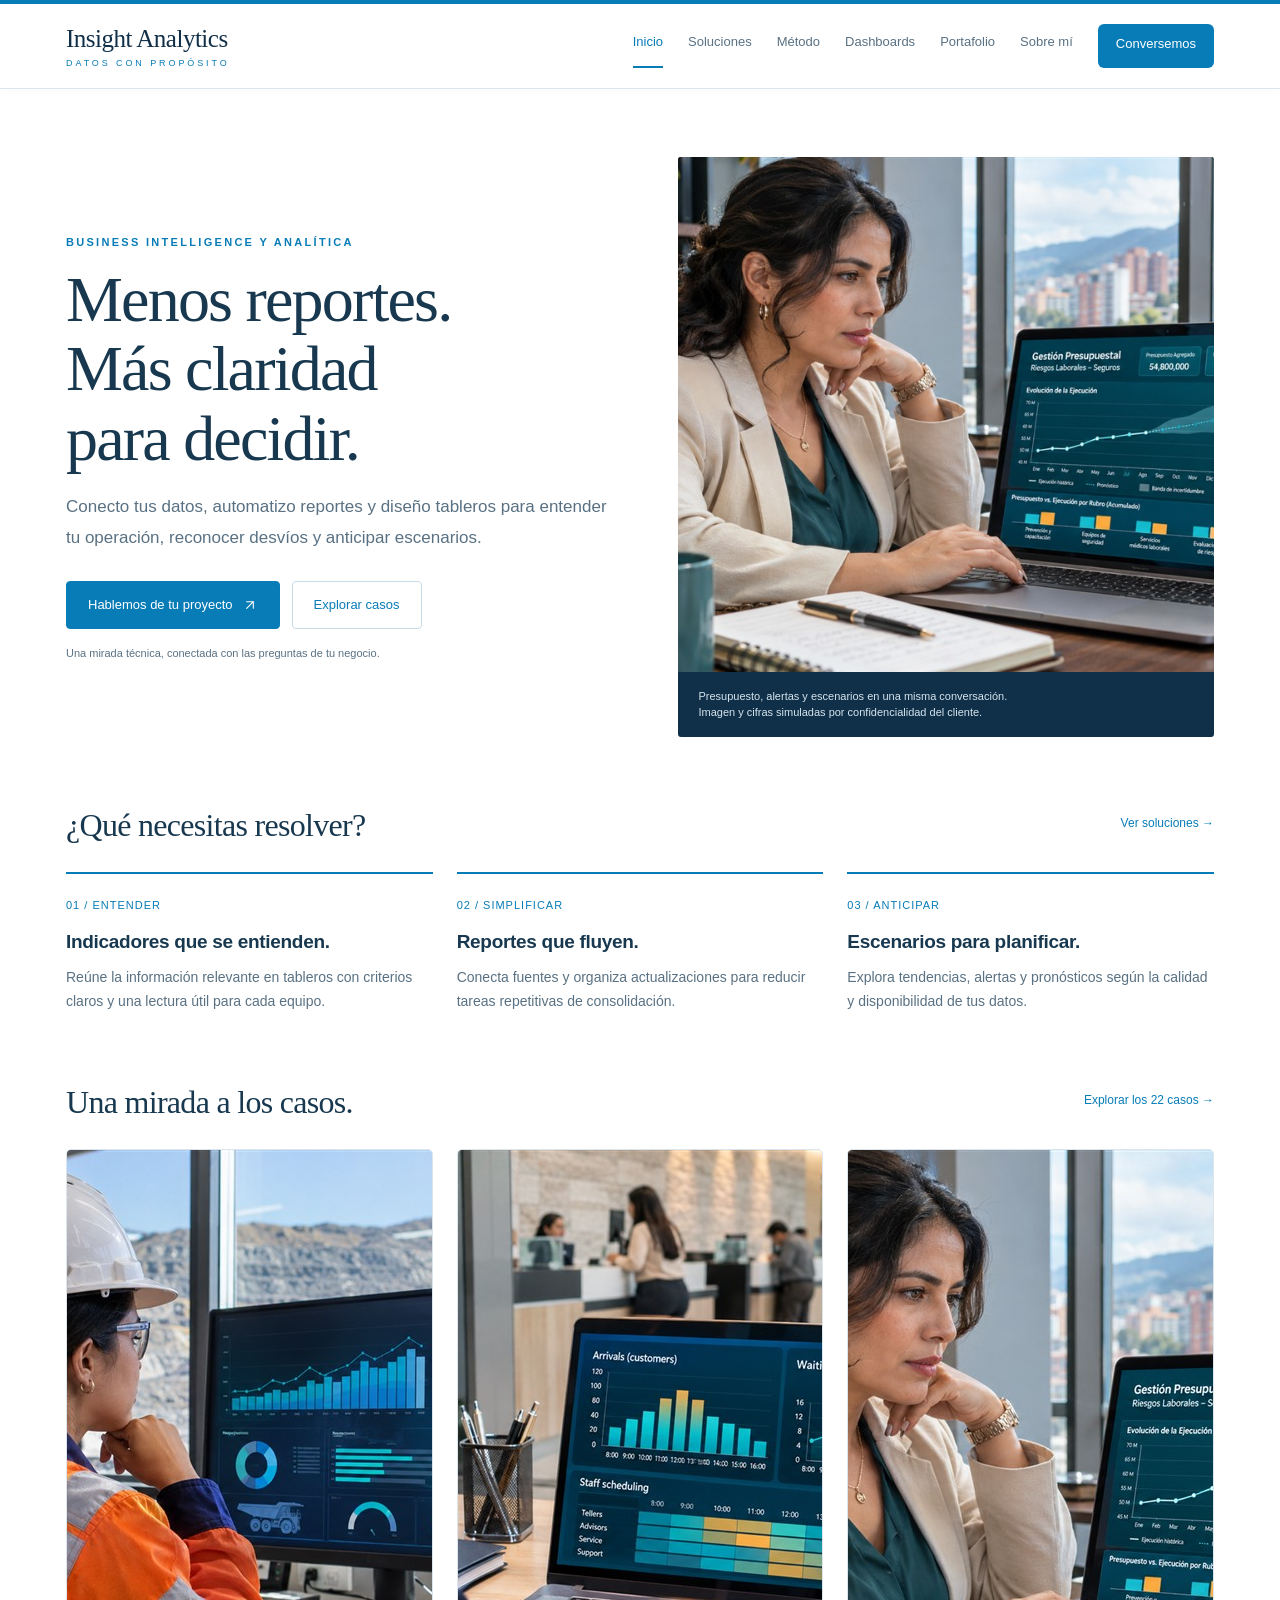
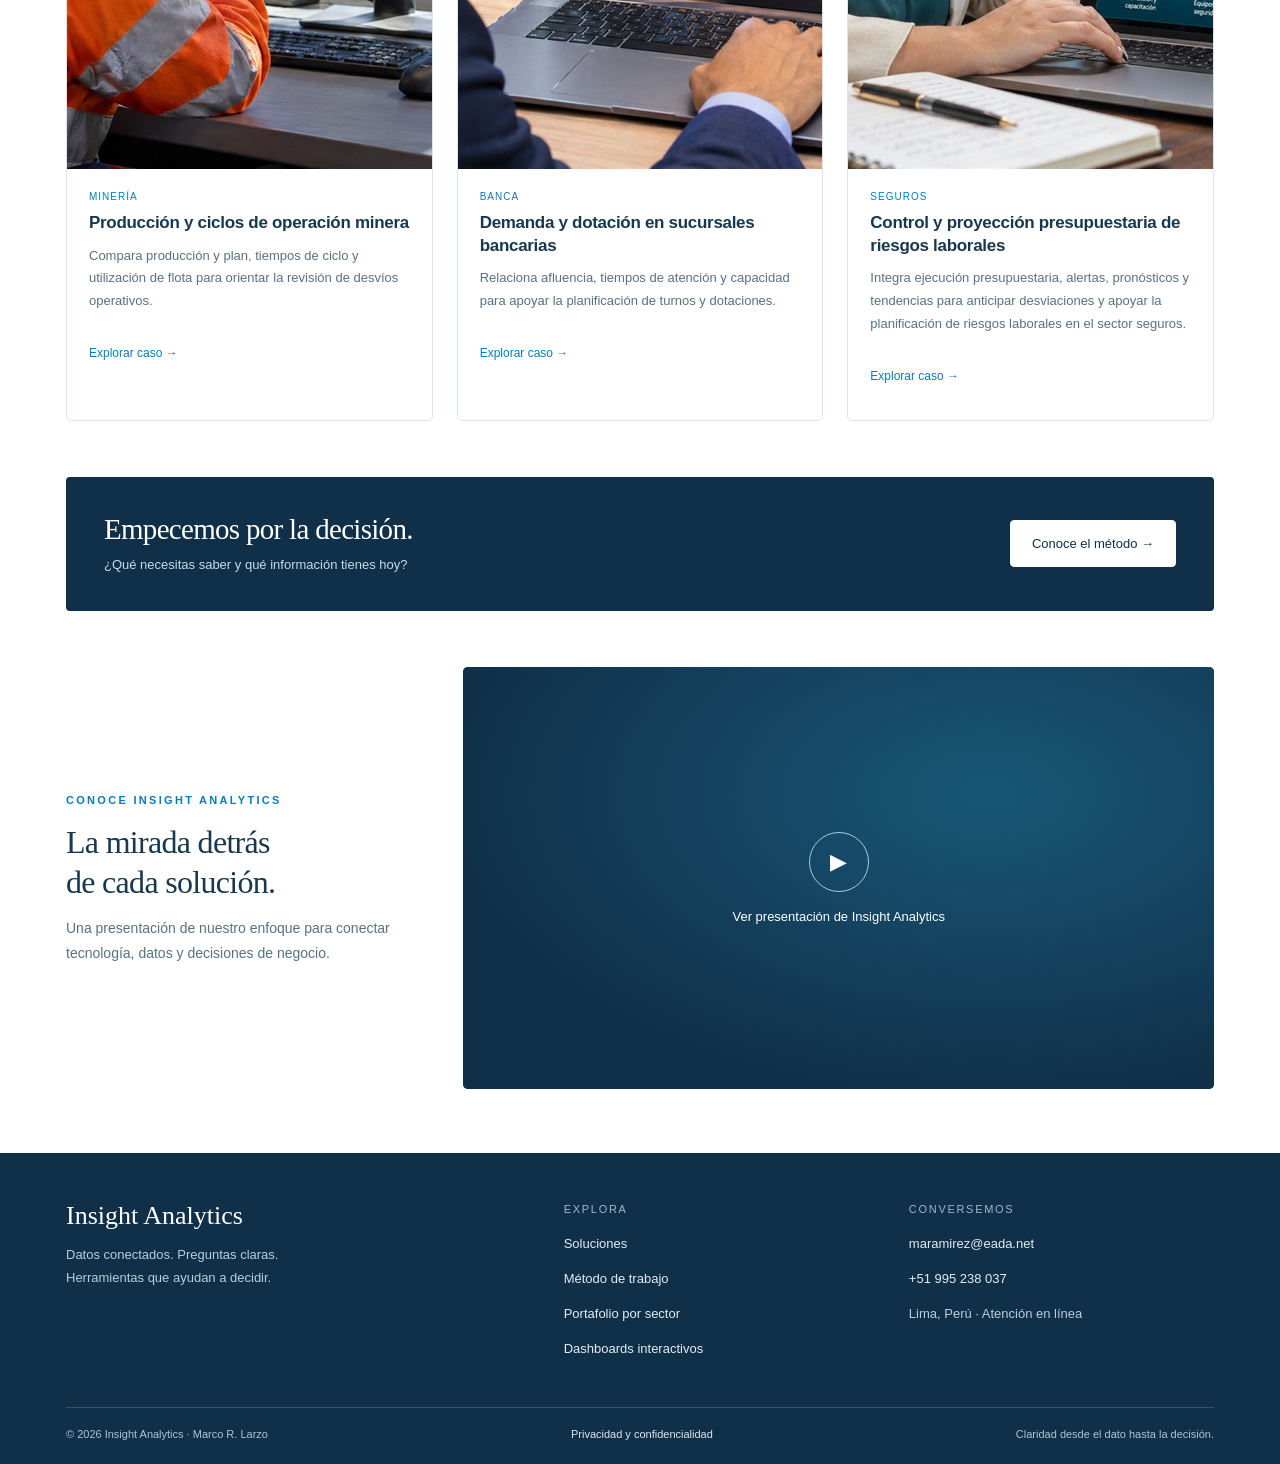
<file: index.html>
<!doctype html><html lang="es"><head><meta charset="utf-8"><meta name="viewport" content="width=device-width,initial-scale=1"><meta name="referrer" content="strict-origin-when-cross-origin"><title>Business Intelligence y analítica | Insight Analytics</title><meta name="description" content="Dashboards, reportes automatizados y analítica para entender tu operación y explorar escenarios."><meta name="theme-color" content="#102f48"><link rel="icon" type="image/svg+xml" href="pages/assets/favicon.svg"><link rel="stylesheet" href="pages/assets/site.css"><script src="pages/assets/site.js" defer></script></head><body><div id="ia-site-prototype"><a class="skip-link" href="#main-content">Ir al contenido</a><header class="site-nav"><a class="brand" href="index.html" aria-label="Insight Analytics, inicio">Insight Analytics<small>DATOS CON PROPÓSITO</small></a><button type="button" class="menu-toggle" aria-expanded="false" aria-controls="primary-navigation">Menú <span aria-hidden="true">☰</span></button><nav class="nav-items" id="primary-navigation" aria-label="Navegación principal"><a class="nav-item" href="index.html" aria-current="page">Inicio</a><a class="nav-item" href="pages/soluciones.html">Soluciones</a><a class="nav-item" href="pages/metodologia.html">Método</a><a class="nav-item" href="pages/dashboards.html">Dashboards</a><a class="nav-item" href="pages/portafolio.html">Portafolio</a><a class="nav-item" href="pages/sobre-mi.html">Sobre mí</a><a class="nav-item" href="pages/contacto.html">Conversemos</a></nav></header><main id="main-content"><section class="page">
    <div class="hero">
      <div><span class="eyebrow">BUSINESS INTELLIGENCE Y ANALÍTICA</span><h1>Menos reportes.<br>Más claridad<br>para decidir.</h1><p class="lead">Conecto tus datos, automatizo reportes y diseño tableros para entender tu operación, reconocer desvíos y anticipar escenarios.</p><div class="actions"><a class="action" href="pages/contacto.html">Hablemos de tu proyecto <svg width="20" height="20" viewBox="0 0 24 24" fill="none" stroke="currentColor" stroke-width="1.6" stroke-linecap="round" stroke-linejoin="round" aria-hidden="true"><path d="M7 17 17 7M7 7h10v10"/></svg></a><a class="action secondary" href="pages/portafolio.html">Explorar casos</a></div><p class="micro">Una mirada técnica, conectada con las preguntas de tu negocio.</p></div>
      <figure class="hero-visual"><img src="pages/assets/media/caso-22.jpg" alt="Escena sintética de análisis presupuestario en una oficina"><figcaption>Presupuesto, alertas y escenarios en una misma conversación.<br>Imagen y cifras simuladas por confidencialidad del cliente.</figcaption></figure>
    </div>
    <div class="section"><div class="section-heading"><h2>¿Qué necesitas resolver?</h2><a class="text-button" href="pages/soluciones.html">Ver soluciones →</a></div><div class="three"><article class="service"><span class="number">01 / ENTENDER</span><h3>Indicadores que se entienden.</h3><p>Reúne la información relevante en tableros con criterios claros y una lectura útil para cada equipo.</p></article><article class="service"><span class="number">02 / SIMPLIFICAR</span><h3>Reportes que fluyen.</h3><p>Conecta fuentes y organiza actualizaciones para reducir tareas repetitivas de consolidación.</p></article><article class="service"><span class="number">03 / ANTICIPAR</span><h3>Escenarios para planificar.</h3><p>Explora tendencias, alertas y pronósticos según la calidad y disponibilidad de tus datos.</p></article></div></div>
    <div class="section"><div class="section-heading"><h2>Una mirada a los casos.</h2><a class="text-button" href="pages/portafolio.html">Explorar los 22 casos →</a></div><div class="three"><article class="case" data-category="Minería" data-id="1"><img src="pages/assets/media/caso-01.jpg" width="1100" height="619" alt="Escena sintética: Producción y ciclos de operación minera" loading="lazy"><div class="case-body"><span class="sector">Minería</span><h3>Producción y ciclos de operación minera</h3><p>Compara producción y plan, tiempos de ciclo y utilización de flota para orientar la revisión de desvíos operativos.</p><a class="text-button" href="pages/portafolio.html#caso-1" data-case-id="1">Explorar caso →</a></div></article><article class="case" data-category="Banca" data-id="16"><img src="pages/assets/media/caso-16.jpg" width="1100" height="619" alt="Escena sintética: Demanda y dotación en sucursales bancarias" loading="lazy"><div class="case-body"><span class="sector">Banca</span><h3>Demanda y dotación en sucursales bancarias</h3><p>Relaciona afluencia, tiempos de atención y capacidad para apoyar la planificación de turnos y dotaciones.</p><a class="text-button" href="pages/portafolio.html#caso-16" data-case-id="16">Explorar caso →</a></div></article><article class="case" data-category="Seguros" data-id="22"><img src="pages/assets/media/caso-22.jpg" width="1100" height="619" alt="Escena sintética: Control y proyección presupuestaria de riesgos laborales" loading="lazy"><div class="case-body"><span class="sector">Seguros</span><h3>Control y proyección presupuestaria de riesgos laborales</h3><p>Integra ejecución presupuestaria, alertas, pronósticos y tendencias para anticipar desviaciones y apoyar la planificación de riesgos laborales en el sector seguros.</p><a class="text-button" href="pages/portafolio.html#caso-22" data-case-id="22">Explorar caso →</a></div></article></div></div>
    <div class="strip"><div><h2>Empecemos por la decisión.</h2><p>¿Qué necesitas saber y qué información tienes hoy?</p></div><a class="action" href="pages/metodologia.html">Conoce el método →</a></div>
  <section class="video-section" aria-labelledby="video-home-title"><div><span class="eyebrow">CONOCE INSIGHT ANALYTICS</span><h2 id="video-home-title" style="margin-top:14px">La mirada detrás<br>de cada solución.</h2><p>Una presentación de nuestro enfoque para conectar tecnología, datos y decisiones de negocio.</p></div><div><div class="video-shell"><button type="button" class="video-cover" data-load-video><span class="play-circle" aria-hidden="true">▶</span><span>Ver presentación de Insight Analytics</span></button></div><!--p class="video-meta">Presentación con avatar digital · Sin reproducción automática. <a href="https://drive.google.com/file/d/1SeKEK8Aq2y3nXBR09cvFx2NW5mN5idof/view" target="_blank" rel="noopener noreferrer">Abrir vídeo en Google Drive ↗</a></p--></div></section></section></main><footer class="site-footer"><div class="footer-main"><div><div class="footer-brand">Insight Analytics</div><p>Datos conectados. Preguntas claras.<br>Herramientas que ayudan a decidir.</p></div><div><h2>Explora</h2><a href="pages/soluciones.html">Soluciones</a><a href="pages/metodologia.html">Método de trabajo</a><a href="pages/portafolio.html">Portafolio por sector</a><a href="pages/dashboards.html">Dashboards interactivos</a></div><div><h2>Conversemos</h2><a href="mailto:maramirez@eada.net">maramirez@eada.net</a><a href="tel:+51995238037">+51 995 238 037</a><p>Lima, Perú · Atención en línea</p></div></div><div class="footer-bottom"><span>© 2026 Insight Analytics · Marco R. Larzo</span><a href="pages/privacidad.html">Privacidad y confidencialidad</a><span>Claridad desde el dato hasta la decisión.</span></div></footer></div></body></html>
</file>
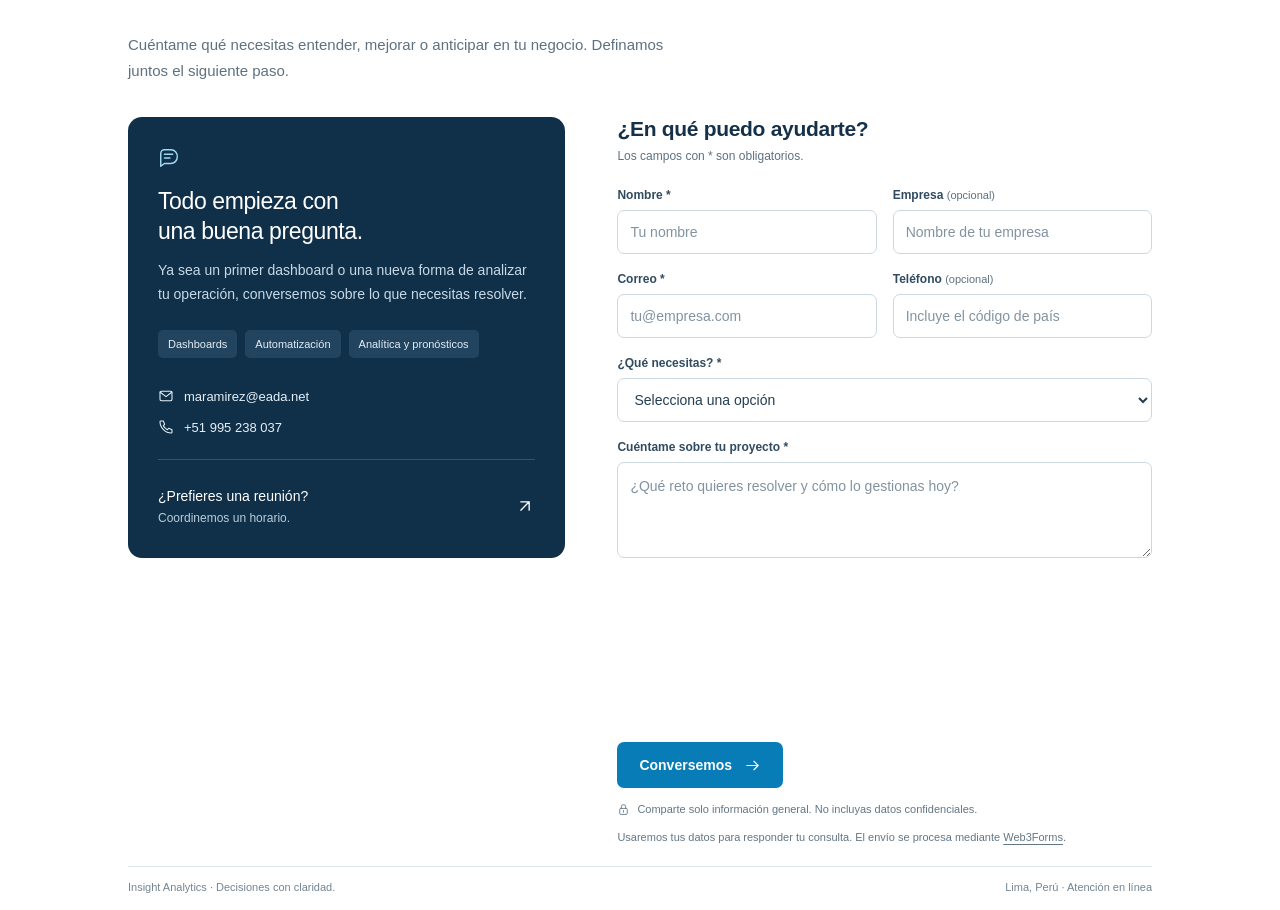
<file: _gs_contacto.html>
<!doctype html>
<html lang="es"><head><meta charset="UTF-8"><meta name="viewport" content="width=device-width,initial-scale=1"><meta name="referrer" content="strict-origin-when-cross-origin"><title>Contacto | Insight Analytics</title><meta name="description" content="Conversemos sobre dashboards, automatización y analítica para tu negocio."><style>
  #insight-contact-proto{font-family:Arial,Helvetica,sans-serif;color:#15314a;--ia-blue:#087cb7;--ia-navy:#102f48;--ia-ink:#15314a;--ia-muted:#5d7181;--ia-line:#dce5eb;--ia-paper:#fff;--ia-soft:#f4f7fa;}
  #insight-contact-proto *{box-sizing:border-box;}
  #insight-contact-proto .ia-page{background:var(--ia-paper);min-height:780px;}
  #insight-contact-proto .ia-nav{background:var(--ia-blue);color:#fff;display:flex;align-items:center;justify-content:space-between;gap:20px;padding:20px 32px;}
  #insight-contact-proto .ia-brand{font-family:Georgia,serif;font-size:23px;white-space:nowrap;}
  #insight-contact-proto .ia-navlinks{display:flex;gap:22px;align-items:center;font-size:12px;}
  #insight-contact-proto .ia-navlinks span{padding:5px 0;}
  #insight-contact-proto .ia-current{border-bottom:2px solid #fff;}
  #insight-contact-proto .ia-main{max-width:1120px;margin:auto;padding:50px 48px 28px;}
  #insight-contact-proto .ia-eyebrow{color:#0873a9;letter-spacing:2px;font-size:11px;font-weight:700;text-transform:uppercase;}
  #insight-contact-proto h1{font-size:42px;line-height:1.13;letter-spacing:-1.3px;font-weight:600;margin:14px 0 16px;}
  #insight-contact-proto p{margin:0;}
  #insight-contact-proto .ia-lead{color:var(--ia-muted);font-size:15px;line-height:1.7;max-width:570px;}
  #insight-contact-proto .ia-layout{display:grid;grid-template-columns:minmax(0,.9fr) minmax(0,1.1fr);gap:52px;margin-top:34px;}
  #insight-contact-proto .ia-advice{background:var(--ia-navy);color:#fff;border-radius:14px;padding:30px;align-self:start;}
  #insight-contact-proto .ia-advice h2{font-size:23px;font-weight:500;line-height:1.3;margin:14px 0 12px;letter-spacing:-.4px;}
  #insight-contact-proto .ia-advice p{font-size:14px;line-height:1.7;color:#c7d9e6;}
  #insight-contact-proto .ia-small-icon{width:22px;height:22px;color:#9ed9f2;}
  #insight-contact-proto .ia-services{display:flex;flex-wrap:wrap;gap:8px;margin:24px 0 30px;}
  #insight-contact-proto .ia-services span{font-size:11px;padding:8px 10px;border-radius:5px;background:#22445f;color:#e2edf5;}
  #insight-contact-proto .ia-contactline{display:flex;gap:10px;align-items:center;margin-top:15px;font-size:13px;color:#e5f0f7;overflow-wrap:anywhere;}
  #insight-contact-proto .ia-contactline svg{width:16px;height:16px;flex-shrink:0;}
  #insight-contact-proto .ia-advice hr{border:0;border-top:1px solid #35536a;margin:24px 0;}
  #insight-contact-proto .ia-appointment{display:flex;align-items:center;justify-content:space-between;gap:12px;width:100%;text-align:left;background:transparent;border:0;padding:0;color:#fff;font:inherit;min-height:44px;}
  #insight-contact-proto .ia-appointment strong{font-weight:500;font-size:14px;}
  #insight-contact-proto .ia-appointment small{display:block;color:#b9cddb;font-size:12px;margin-top:6px;}
  #insight-contact-proto .ia-form h2{font-size:21px;margin:0 0 6px;font-weight:600;letter-spacing:-.3px;}
  #insight-contact-proto .ia-form .ia-helper{color:var(--ia-muted);font-size:12px;line-height:1.6;margin-bottom:22px;}
  #insight-contact-proto .ia-fields{display:grid;grid-template-columns:1fr 1fr;gap:18px 16px;}
  #insight-contact-proto .ia-field{display:flex;flex-direction:column;gap:8px;min-width:0;}
  #insight-contact-proto label{font-size:12px;font-weight:600;color:#304b60;}
  #insight-contact-proto .ia-optional{font-size:11px;color:var(--ia-muted);font-weight:400;}
  #insight-contact-proto input,#insight-contact-proto select,#insight-contact-proto textarea{width:100%;border:1px solid #cbd8e1;border-radius:7px;background:#fff;color:#243e52;padding:12px;font:inherit;font-size:14px;min-height:44px;}
  #insight-contact-proto input::placeholder,#insight-contact-proto textarea::placeholder{color:#8293a0;}
  #insight-contact-proto input:focus,#insight-contact-proto textarea:focus,#insight-contact-proto select:focus{outline:2px solid #087cb7;outline-offset:2px;}
  #insight-contact-proto .ia-full{grid-column:1/-1;}
  #insight-contact-proto textarea{min-height:96px;resize:vertical;line-height:1.6;}
  #insight-contact-proto .ia-submit{display:flex;align-items:center;justify-content:center;gap:12px;min-height:46px;background:#087cb7;color:#fff;border:0;border-radius:7px;padding:12px 22px;font:inherit;font-size:14px;font-weight:600;margin-top:20px;}
  #insight-contact-proto .ia-submit svg{width:17px;height:17px;}
  #insight-contact-proto .ia-privacy{display:flex;align-items:flex-start;gap:7px;margin-top:13px;font-size:11px;line-height:1.6;color:#627685;}
  #insight-contact-proto .ia-privacy svg{width:13px;height:13px;flex-shrink:0;margin-top:2px;}
  #insight-contact-proto .ia-footer{border-top:1px solid var(--ia-line);display:flex;justify-content:space-between;gap:16px;margin-top:36px;padding-top:18px;color:#738594;font-size:11px;line-height:1.5;}
  #insight-contact-proto .ia-status{padding:14px 16px;background:#edf6fb;border-radius:7px;color:#24536b;font-size:13px;line-height:1.6;margin-top:14px;}
  #insight-contact-proto .ia-booking{padding:18px 0 0;}
  #insight-contact-proto .ia-booking p{color:#d2e2ed;font-size:12px;margin-bottom:12px;}
  #insight-contact-proto .ia-booking label{color:#e0edf5;display:block;margin:12px 0 8px;}
  #insight-contact-proto .ia-booking .ia-submit{background:#fff;color:#173b55;width:100%;}
  #insight-contact-proto .ia-booking .ia-status{color:#e0edf5;background:#22445f;}
  #insight-contact-proto .ia-compact .ia-main{max-width:920px;padding-top:42px;}
  #insight-contact-proto .ia-compact .ia-title{text-align:center;}
  #insight-contact-proto .ia-compact h1{font-size:37px;}
  #insight-contact-proto .ia-compact .ia-lead{margin:auto;max-width:540px;}
  #insight-contact-proto .ia-panel{max-width:650px;margin:28px auto 0;padding:28px 32px;background:#fff;border:1px solid var(--ia-line);border-radius:14px;box-shadow:0 8px 26px #143d5510;}
  #insight-contact-proto .ia-segments{display:flex;gap:4px;background:#edf2f6;padding:4px;border-radius:8px;margin-bottom:24px;}
  #insight-contact-proto .ia-segment{flex:1;min-height:44px;padding:10px 12px;border:0;background:transparent;border-radius:6px;color:#597080;font:inherit;font-size:13px;}
  #insight-contact-proto .ia-segment[aria-pressed="true"]{background:#fff;color:#0b6a9c;box-shadow:0 1px 4px #16384c15;}
  #insight-contact-proto .ia-secondary{background:#f4f8fb;padding:22px;border-radius:8px;}
  #insight-contact-proto .ia-secondary p{font-size:14px;line-height:1.7;color:#5d7181;margin:10px 0 20px;}
  #insight-contact-proto .ia-secondary h2{font-size:21px;margin:0;}
  #insight-contact-proto .ia-compact-contact{display:flex;justify-content:center;flex-wrap:wrap;gap:18px;font-size:12px;color:#5d7181;margin-top:24px;}
  #insight-contact-proto [hidden]{display:none!important;}
  @media(max-width:700px){
    #insight-contact-proto .ia-nav{padding:16px 20px;}
    #insight-contact-proto .ia-navlinks span:not(.ia-current){display:none;}
    #insight-contact-proto .ia-brand{font-size:21px;}
    #insight-contact-proto .ia-main,#insight-contact-proto .ia-compact .ia-main{padding:30px 22px 24px;}
    #insight-contact-proto h1,#insight-contact-proto .ia-compact h1{font-size:32px;}
    #insight-contact-proto .ia-layout{grid-template-columns:1fr;gap:30px;margin-top:26px;}
    #insight-contact-proto .ia-advice{padding:24px;}
    #insight-contact-proto .ia-fields{grid-template-columns:1fr;}
    #insight-contact-proto input,#insight-contact-proto textarea,#insight-contact-proto select{font-size:16px;}
    #insight-contact-proto .ia-submit{width:100%;}
    #insight-contact-proto .ia-panel{padding:20px 16px;}
    #insight-contact-proto .ia-footer{flex-direction:column;gap:5px;}
  }

html,body{margin:0;padding:0;background:#fff;color:#15314a;overflow-x:hidden;}
#insight-contact-proto .ia-page{min-height:0;}
#insight-contact-proto .ia-main{padding-top:32px;}
#insight-contact-proto a{color:inherit;text-underline-offset:3px;overflow-wrap:anywhere;}
#insight-contact-proto .ia-contactline a{text-decoration:none;}
#insight-contact-proto .ia-contactline a:hover{text-decoration:underline;}
#insight-contact-proto button{cursor:pointer;}
#insight-contact-proto button:disabled{cursor:wait;opacity:.7;}
#insight-contact-proto .ia-captcha{margin-top:20px;min-height:144px;}
#insight-contact-proto .ia-processing{font-size:11px;line-height:1.6;color:#627685;margin-top:10px;}
#insight-contact-proto .ia-status[data-state="error"]{background:#fff1ef;color:#8e3026;}
#insight-contact-proto .ia-status[data-state="success"]{background:#eaf5ef;color:#23603f;}
@media(max-width:700px){#insight-contact-proto .ia-main{padding:24px 18px;}#insight-contact-proto .ia-advice{padding:22px;}#insight-contact-proto .ia-advice h2 br{display:none;}#insight-contact-proto .ia-services{margin:16px 0 20px;}}

/* Confirmación discreta y legible, independiente del fondo del formulario. */
#insight-contact-proto .ia-main{padding-bottom:14px;}
#insight-contact-proto .ia-footer{margin-top:20px;padding-top:12px;}
.ia-confirmation{position:fixed;inset:0;margin:auto;width:min(380px,calc(100% - 32px));max-height:calc(100dvh - 32px);overflow-y:auto;padding:30px 26px 24px;border:0;border-radius:16px;background:#fff;color:#15314a;box-shadow:0 18px 60px #102f4838;font-family:Arial,Helvetica,sans-serif;text-align:center;box-sizing:border-box;}
.ia-confirmation::backdrop{background:#10263766;}
.ia-confirmation:not([open]){display:none;}
.ia-confirmation .ia-confirm-check{display:grid;place-items:center;width:52px;height:52px;margin:0 auto 16px;border-radius:50%;background:#e7f4ec;color:#17643d;}
.ia-confirmation h2{font-size:23px;line-height:1.3;margin:0 0 10px;font-weight:600;}
.ia-confirmation p{font-size:14px;line-height:1.65;color:#536c7e;margin:0;}
.ia-confirmation .ia-confirm-dismiss{display:block;width:100%;min-height:44px;margin-top:24px;padding:12px 18px;border:0;border-radius:8px;background:#087cb7;color:#fff;font:600 14px Arial,Helvetica,sans-serif;cursor:pointer;}
.ia-confirmation .ia-confirm-x{position:absolute;right:8px;top:8px;width:44px;height:44px;display:grid;place-items:center;border:0;border-radius:50%;background:transparent;color:#526778;cursor:pointer;}
.ia-confirmation .ia-confirm-x:hover{background:#f1f5f7;}
.ia-confirmation button:focus-visible{outline:2px solid #0b5394;outline-offset:3px;}
</style></head><body><div id="insight-contact-proto">
    <div class="ia-page">
      
      <main class="ia-main">
        <!--div class="ia-eyebrow">CONVERSEMOS SOBRE TU PROYECTO</div-->
        <!--h1>De tus datos a tu<br>próxima decisión.</h1-->
        <p class="ia-lead">Cuéntame qué necesitas entender, mejorar o anticipar en tu negocio. Definamos juntos el siguiente paso.</p>
        <div class="ia-layout">
          <aside class="ia-advice">
            <svg class="ia-small-icon" width="20" height="20" viewBox="0 0 24 24" fill="none" stroke="currentColor" stroke-width="1.6" stroke-linecap="round" stroke-linejoin="round" aria-hidden="true"><path d="M21 11a7 7 0 0 1-7 7H7l-4 3V7a4 4 0 0 1 4-4h7a7 7 0 0 1 7 8Z"/><path d="M7 8h9M7 12h6"/></svg>
            <h2>Todo empieza con<br>una buena pregunta.</h2>
            <p>Ya sea un primer dashboard o una nueva forma de analizar tu operación, conversemos sobre lo que necesitas resolver.</p>
            <div class="ia-services"><span>Dashboards</span><span>Automatización</span><span>Analítica y pronósticos</span></div>
            <div class="ia-contactline"><svg width="20" height="20" viewBox="0 0 24 24" fill="none" stroke="currentColor" stroke-width="1.6" stroke-linecap="round" stroke-linejoin="round" aria-hidden="true"><rect x="3" y="5" width="18" height="14" rx="2"/><path d="m3 6 9 7 9-7"/></svg><a href="mailto:maramirez@eada.net">maramirez@eada.net</a></div>
            <div class="ia-contactline"><svg width="20" height="20" viewBox="0 0 24 24" fill="none" stroke="currentColor" stroke-width="1.6" stroke-linecap="round" stroke-linejoin="round" aria-hidden="true"><path d="M8 3H4a1 1 0 0 0-1 1c0 9 8 17 17 17a1 1 0 0 0 1-1v-4l-5-2-2 2a15 15 0 0 1-6-6l2-2-2-5Z"/></svg><a href="tel:+51995238037">+51 995 238 037</a></div>
            <hr>
            <button class="ia-appointment cursor-interaction" type="button" aria-controls="ia-preference"><span><strong>¿Prefieres una reunión?</strong><small>Coordinemos un horario.</small></span><svg width="20" height="20" viewBox="0 0 24 24" fill="none" stroke="currentColor" stroke-width="1.6" stroke-linecap="round" stroke-linejoin="round" aria-hidden="true"><path d="M7 17 17 7M7 7h10v10"/></svg></button>
            
          </aside>
          <form class="ia-form" id="contact-form" action="https://api.web3forms.com/submit" method="POST">
            <input type="hidden" name="access_key" value="c20f99ef-9434-4ca6-bdc0-4ba2791793d8">
            <input type="hidden" name="subject" value="Nueva consulta · Insight Analytics">
            <input type="hidden" name="from_name" value="Insight Analytics · Contacto">
            <h2>¿En qué puedo ayudarte?</h2>
            <p class="ia-helper">Los campos con * son obligatorios.</p>
            <div class="ia-fields">
              <div class="ia-field"><label for="ia-name">Nombre *</label><input id="ia-name" name="name" maxlength="120" placeholder="Tu nombre" required autocomplete="name"></div>
              <div class="ia-field"><label for="ia-company">Empresa <span class="ia-optional">(opcional)</span></label><input id="ia-company" name="company" maxlength="160" placeholder="Nombre de tu empresa" autocomplete="organization"></div>
              <div class="ia-field"><label for="ia-email">Correo *</label><input id="ia-email" name="email" maxlength="254" type="email" placeholder="tu@empresa.com" required autocomplete="email"></div>
              <div class="ia-field"><label for="ia-phone">Teléfono <span class="ia-optional">(opcional)</span></label><input id="ia-phone" name="phone" maxlength="40" type="tel" placeholder="Incluye el código de país" autocomplete="tel"></div>
              <div class="ia-field ia-full"><label for="ia-service">¿Qué necesitas? *</label><select id="ia-service" name="service" required><option value="">Selecciona una opción</option><option>Crear o mejorar un dashboard</option><option>Automatizar reportes</option><option>Analizar datos y generar pronósticos</option><option>Orientación para mi proyecto</option><option>Coordinar una reunión</option></select></div>
              <div class="ia-field ia-full" id="ia-preference" hidden><label for="ia-preferred-time">Horario preferido *</label><input id="ia-preferred-time" name="preferred_time" placeholder="Día, hora y zona horaria" maxlength="180" disabled><span class="ia-helper">Coordinaremos el horario por correo; esta solicitud no reserva una cita.</span></div>
              <div class="ia-field ia-full"><label for="ia-message">Cuéntame sobre tu proyecto *</label><textarea id="ia-message" name="message" maxlength="4000" placeholder="¿Qué reto quieres resolver y cómo lo gestionas hoy?" required></textarea></div>
            </div>
            <div class="ia-captcha"><div class="h-captcha" data-captcha="true" data-lang="es" data-size="compact"></div></div>
            <button class="ia-submit cursor-interaction" id="contact-submit" type="submit">Conversemos <svg width="20" height="20" viewBox="0 0 24 24" fill="none" stroke="currentColor" stroke-width="1.6" stroke-linecap="round" stroke-linejoin="round" aria-hidden="true"><path d="M4 12h16m-6-6 6 6-6 6"/></svg></button>
            <p class="ia-privacy"><svg width="20" height="20" viewBox="0 0 24 24" fill="none" stroke="currentColor" stroke-width="1.6" stroke-linecap="round" stroke-linejoin="round" aria-hidden="true"><rect x="5" y="10" width="14" height="11" rx="2"/><path d="M8 10V7a4 4 0 0 1 8 0v3M12 14v3"/></svg><span>Comparte solo información general. No incluyas datos confidenciales.</span></p>
            <div class="ia-status" id="contact-status" role="status" aria-live="polite" hidden></div>
            <noscript><p class="ia-status">Activa JavaScript para enviar el formulario o escribe a <a href="mailto:maramirez@eada.net">maramirez@eada.net</a>.</p></noscript>
            <p class="ia-processing">Usaremos tus datos para responder tu consulta. El envío se procesa mediante <a href="https://web3forms.com/privacy" target="_blank" rel="noopener noreferrer">Web3Forms</a>.</p>
          </form>
        </div>
        <footer class="ia-footer"><span>Insight Analytics · Decisiones con claridad.</span><span>Lima, Perú · Atención en línea</span></footer>
      </main>
    </div>
  </div>
<dialog class="ia-confirmation" id="contact-confirmation" aria-labelledby="confirmation-title" aria-describedby="confirmation-description">
  <button type="button" class="ia-confirm-x" aria-label="Cerrar confirmación"><svg width="18" height="18" viewBox="0 0 24 24" fill="none" stroke="currentColor" stroke-width="1.8" stroke-linecap="round" aria-hidden="true"><path d="m6 6 12 12M18 6 6 18"/></svg></button>
  <span class="ia-confirm-check" aria-hidden="true"><svg width="26" height="26" viewBox="0 0 24 24" fill="none" stroke="currentColor" stroke-width="2" stroke-linecap="round" stroke-linejoin="round"><path d="m5 12 4 4L19 6"/></svg></span>
  <h2 id="confirmation-title">Mensaje enviado</h2>
  <p id="confirmation-description">Gracias por escribir.<br>Te responderé al correo que indicaste.</p>
  <button type="button" class="ia-confirm-dismiss" autofocus>Entendido</button>
</dialog>
<script>
(() => {
  'use strict';
  const form = document.getElementById('contact-form');
  const status = document.getElementById('contact-status');
  const submit = document.getElementById('contact-submit');
  const service = document.getElementById('ia-service');
  const preference = document.getElementById('ia-preference');
  const preferredTime = document.getElementById('ia-preferred-time');
  const meetingButton = document.querySelector('.ia-appointment');
  const originalButton = submit.innerHTML;
  let sending = false;
  const confirmation = document.getElementById('contact-confirmation');
  const dismiss = confirmation.querySelector('.ia-confirm-dismiss');
  const close = confirmation.querySelector('.ia-confirm-x');
  const closeConfirmation = () => confirmation.close();
  dismiss.addEventListener('click', closeConfirmation);
  close.addEventListener('click', closeConfirmation);
  confirmation.addEventListener('close', () => submit.focus({preventScroll:true}));

  function confirmSuccess() {
    if (typeof confirmation.showModal !== 'function') {
      showStatus('Mensaje enviado. Te responderé al correo que indicaste.', 'success');
      return;
    }
    status.hidden = true;
    confirmation.showModal();
    confirmation.scrollIntoView({block:'center', inline:'nearest', behavior:'auto'});
    dismiss.focus({preventScroll:true});
  }

  // Comunicar solo la altura al marco propio; nunca datos del formulario.
  const content = document.getElementById('insight-contact-proto');
  let previousHeight = 0;
  function reportHeight() {
    if (window.parent === window) return;
    const height = Math.ceil(content.getBoundingClientRect().height) + 2;
    if (height === previousHeight) return;
    previousHeight = height;
    window.parent.postMessage({type:'insight-contact-height', height}, '*');
  }
  if (typeof ResizeObserver !== 'undefined') new ResizeObserver(reportHeight).observe(content);
  window.addEventListener('load', reportHeight);
  window.addEventListener('resize', reportHeight);

  function syncMeeting() {
    const meeting = service.value === 'Coordinar una reunión';
    preference.hidden = !meeting;
    preferredTime.disabled = !meeting;
    preferredTime.required = meeting;
  }
  function showStatus(message, state) {
    status.hidden = false;
    status.dataset.state = state;
    status.textContent = message;
  }
  service.addEventListener('change', syncMeeting);
  meetingButton.addEventListener('click', () => {
    service.value = 'Coordinar una reunión';
    syncMeeting();
    preference.scrollIntoView({ block: 'center', behavior: 'auto' });
    preferredTime.focus({ preventScroll: true });
  });
  syncMeeting();

  form.addEventListener('submit', async (event) => {
    event.preventDefault();
    if (sending || !form.reportValidity()) return;
    const token = form.querySelector('[name="h-captcha-response"]');
    if (!token || !token.value.trim()) {
      showStatus('Completa la verificación de seguridad antes de enviar. Si no aparece, recarga la página o escribe a maramirez@eada.net.', 'error');
      return;
    }
    const payload = Object.fromEntries(new FormData(form));
    sending = true;
    submit.disabled = true;
    form.setAttribute('aria-busy', 'true');
    submit.textContent = 'Enviando…';
    showStatus('Estamos enviando tu consulta…', 'pending');
    const controller = new AbortController();
    const timeout = setTimeout(() => controller.abort(), 25000);
    try {
      const response = await fetch('https://api.web3forms.com/submit', {
        method: 'POST',
        headers: { 'Content-Type': 'application/json', Accept: 'application/json' },
        body: JSON.stringify(payload),
        signal: controller.signal,
        credentials: 'omit'
      });
      let result;
      try { result = await response.json(); }
      catch { throw new Error('uncertain'); }
      if (!response.ok || result.success !== true) {
        showStatus('El servicio no confirmó el envío. Tus datos siguen aquí. Revisa la verificación e inténtalo nuevamente, o escribe a maramirez@eada.net.', 'error');
        return;
      }
      form.reset();
      syncMeeting();
      confirmSuccess();
    } catch {
      showStatus('No pudimos confirmar el envío por un problema de conexión. Conservamos tu mensaje. Antes de reenviarlo, considera que pudo haberse recibido. También puedes escribir a maramirez@eada.net.', 'error');
    } finally {
      clearTimeout(timeout);
      sending = false;
      submit.disabled = false;
      form.removeAttribute('aria-busy');
      submit.innerHTML = originalButton;
      if (window.hcaptcha && typeof window.hcaptcha.reset === 'function') window.hcaptcha.reset();
    }
  });
})();
</script><script src="https://web3forms.com/client/script.js" async defer></script></body></html>
</file>
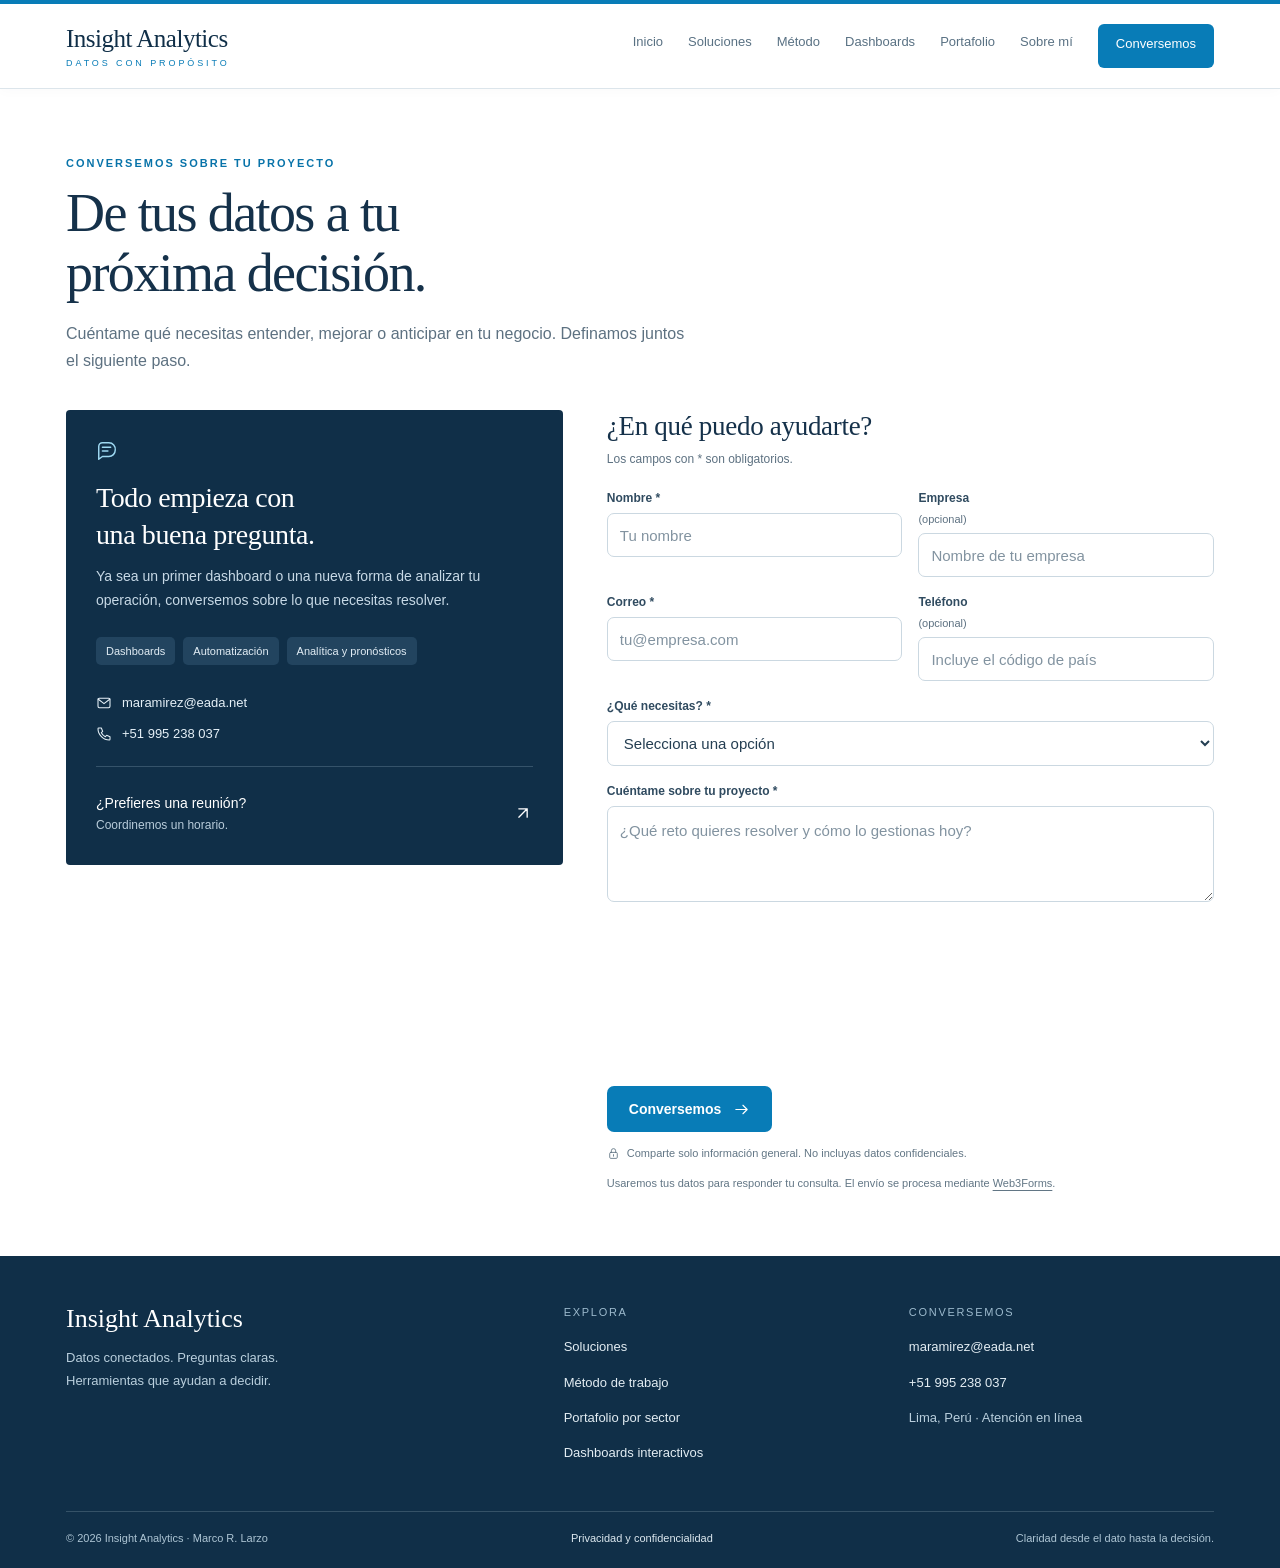
<file: pages/contacto.html>
<!doctype html><html lang="es"><head><meta charset="utf-8"><meta name="viewport" content="width=device-width,initial-scale=1"><meta name="referrer" content="strict-origin-when-cross-origin"><title>Conversemos sobre tu proyecto | Insight Analytics</title><meta name="description" content="Cuéntame tu proyecto de dashboards, automatización o analítica."><meta name="theme-color" content="#102f48"><link rel="icon" type="image/svg+xml" href="assets/favicon.svg"><link rel="stylesheet" href="assets/site.css"><link rel="stylesheet" href="assets/contact.css"><script src="assets/site.js" defer></script></head><body><div id="ia-site-prototype"><a class="skip-link" href="#main-content">Ir al contenido</a><header class="site-nav"><a class="brand" href="../index.html" aria-label="Insight Analytics, inicio">Insight Analytics<small>DATOS CON PROPÓSITO</small></a><button type="button" class="menu-toggle" aria-expanded="false" aria-controls="primary-navigation">Menú <span aria-hidden="true">☰</span></button><nav class="nav-items" id="primary-navigation" aria-label="Navegación principal"><a class="nav-item" href="../index.html">Inicio</a><a class="nav-item" href="../pages/soluciones.html">Soluciones</a><a class="nav-item" href="../pages/metodologia.html">Método</a><a class="nav-item" href="../pages/dashboards.html">Dashboards</a><a class="nav-item" href="../pages/portafolio.html">Portafolio</a><a class="nav-item" href="../pages/sobre-mi.html">Sobre mí</a><a class="nav-item" href="../pages/contacto.html" aria-current="page">Conversemos</a></nav></header><main id="main-content"><section class="page"><div id="insight-contact-proto">
    <div class="ia-page">
      
      <div class="ia-main">
        <div class="ia-eyebrow">CONVERSEMOS SOBRE TU PROYECTO</div>
        <h1>De tus datos a tu<br>próxima decisión.</h1>
        <p class="ia-lead">Cuéntame qué necesitas entender, mejorar o anticipar en tu negocio. Definamos juntos el siguiente paso.</p>
        <div class="ia-layout">
          <aside class="ia-advice">
            <svg class="ia-small-icon" width="20" height="20" viewBox="0 0 24 24" fill="none" stroke="currentColor" stroke-width="1.6" stroke-linecap="round" stroke-linejoin="round" aria-hidden="true"><path d="M21 11a7 7 0 0 1-7 7H7l-4 3V7a4 4 0 0 1 4-4h7a7 7 0 0 1 7 8Z"/><path d="M7 8h9M7 12h6"/></svg>
            <h2>Todo empieza con<br>una buena pregunta.</h2>
            <p>Ya sea un primer dashboard o una nueva forma de analizar tu operación, conversemos sobre lo que necesitas resolver.</p>
            <div class="ia-services"><span>Dashboards</span><span>Automatización</span><span>Analítica y pronósticos</span></div>
            <div class="ia-contactline"><svg width="20" height="20" viewBox="0 0 24 24" fill="none" stroke="currentColor" stroke-width="1.6" stroke-linecap="round" stroke-linejoin="round" aria-hidden="true"><rect x="3" y="5" width="18" height="14" rx="2"/><path d="m3 6 9 7 9-7"/></svg><a href="mailto:maramirez@eada.net">maramirez@eada.net</a></div>
            <div class="ia-contactline"><svg width="20" height="20" viewBox="0 0 24 24" fill="none" stroke="currentColor" stroke-width="1.6" stroke-linecap="round" stroke-linejoin="round" aria-hidden="true"><path d="M8 3H4a1 1 0 0 0-1 1c0 9 8 17 17 17a1 1 0 0 0 1-1v-4l-5-2-2 2a15 15 0 0 1-6-6l2-2-2-5Z"/></svg><a href="tel:+51995238037">+51 995 238 037</a></div>
            <hr>
            <button class="ia-appointment cursor-interaction" type="button" aria-controls="ia-preference"><span><strong>¿Prefieres una reunión?</strong><small>Coordinemos un horario.</small></span><svg width="20" height="20" viewBox="0 0 24 24" fill="none" stroke="currentColor" stroke-width="1.6" stroke-linecap="round" stroke-linejoin="round" aria-hidden="true"><path d="M7 17 17 7M7 7h10v10"/></svg></button>
            
          </aside>
          <form class="ia-form" id="contact-form" action="https://api.web3forms.com/submit" method="POST">
            <input type="hidden" name="access_key" value="c20f99ef-9434-4ca6-bdc0-4ba2791793d8">
            <input type="hidden" name="subject" value="Nueva consulta · Insight Analytics">
            <input type="hidden" name="from_name" value="Insight Analytics · Contacto">
            <h2>¿En qué puedo ayudarte?</h2>
            <p class="ia-helper">Los campos con * son obligatorios.</p>
            <div class="contact-reference" id="contact-reference" hidden><span>Tu referencia del portafolio</span><strong id="contact-reference-title"></strong><p>El mensaje ya está preparado. Puedes editarlo y completar tus datos.</p></div><input type="hidden" name="reference_case" id="reference-case" value=""><div class="ia-fields">
              <div class="ia-field"><label for="ia-name">Nombre *</label><input id="ia-name" name="name" maxlength="120" placeholder="Tu nombre" required autocomplete="name"></div>
              <div class="ia-field"><label for="ia-company">Empresa <span class="ia-optional">(opcional)</span></label><input id="ia-company" name="company" maxlength="160" placeholder="Nombre de tu empresa" autocomplete="organization"></div>
              <div class="ia-field"><label for="ia-email">Correo *</label><input id="ia-email" name="email" maxlength="254" type="email" placeholder="tu@empresa.com" required autocomplete="email"></div>
              <div class="ia-field"><label for="ia-phone">Teléfono <span class="ia-optional">(opcional)</span></label><input id="ia-phone" name="phone" maxlength="40" type="tel" placeholder="Incluye el código de país" autocomplete="tel"></div>
              <div class="ia-field ia-full"><label for="ia-service">¿Qué necesitas? *</label><select id="ia-service" name="service" required><option value="">Selecciona una opción</option><option>Crear o mejorar un dashboard</option><option>Automatizar reportes</option><option>Analizar datos y generar pronósticos</option><option>Orientación para mi proyecto</option><option>Coordinar una reunión</option></select></div>
              <div class="ia-field ia-full" id="ia-preference" hidden><label for="ia-preferred-time">Horario preferido *</label><input id="ia-preferred-time" name="preferred_time" placeholder="Día, hora y zona horaria" maxlength="180" disabled><span class="ia-helper">Coordinaremos el horario por correo; esta solicitud no reserva una cita.</span></div>
              <div class="ia-field ia-full"><label for="ia-message">Cuéntame sobre tu proyecto *</label><textarea id="ia-message" name="message" maxlength="4000" placeholder="¿Qué reto quieres resolver y cómo lo gestionas hoy?" required></textarea></div>
            </div>
            <div class="ia-captcha"><div class="h-captcha" data-captcha="true" data-lang="es" data-size="compact"></div></div>
            <button class="ia-submit cursor-interaction" id="contact-submit" type="submit">Conversemos <svg width="20" height="20" viewBox="0 0 24 24" fill="none" stroke="currentColor" stroke-width="1.6" stroke-linecap="round" stroke-linejoin="round" aria-hidden="true"><path d="M4 12h16m-6-6 6 6-6 6"/></svg></button>
            <p class="ia-privacy"><svg width="20" height="20" viewBox="0 0 24 24" fill="none" stroke="currentColor" stroke-width="1.6" stroke-linecap="round" stroke-linejoin="round" aria-hidden="true"><rect x="5" y="10" width="14" height="11" rx="2"/><path d="M8 10V7a4 4 0 0 1 8 0v3M12 14v3"/></svg><span>Comparte solo información general. No incluyas datos confidenciales.</span></p>
            <div class="ia-status" id="contact-status" role="status" aria-live="polite" hidden></div>
            <noscript><p class="ia-status">Activa JavaScript para enviar el formulario o escribe a <a href="mailto:maramirez@eada.net">maramirez@eada.net</a>.</p></noscript>
            <p class="ia-processing">Usaremos tus datos para responder tu consulta. El envío se procesa mediante <a href="https://web3forms.com/privacy" target="_blank" rel="noopener noreferrer">Web3Forms</a>.</p>
          </form>
        </div>
        
      </div>
    </div>
  </div>
<dialog class="ia-confirmation" id="contact-confirmation" aria-labelledby="confirmation-title" aria-describedby="confirmation-description">
  <button type="button" class="ia-confirm-x" aria-label="Cerrar confirmación"><svg width="18" height="18" viewBox="0 0 24 24" fill="none" stroke="currentColor" stroke-width="1.8" stroke-linecap="round" aria-hidden="true"><path d="m6 6 12 12M18 6 6 18"/></svg></button>
  <span class="ia-confirm-check" aria-hidden="true"><svg width="26" height="26" viewBox="0 0 24 24" fill="none" stroke="currentColor" stroke-width="2" stroke-linecap="round" stroke-linejoin="round"><path d="m5 12 4 4L19 6"/></svg></span>
  <h2 id="confirmation-title">Mensaje enviado</h2>
  <p id="confirmation-description">Gracias por escribir.<br>Te responderé al correo que indicaste.</p>
  <button type="button" class="ia-confirm-dismiss" autofocus>Entendido</button>
</dialog>
</section></main><footer class="site-footer"><div class="footer-main"><div><div class="footer-brand">Insight Analytics</div><p>Datos conectados. Preguntas claras.<br>Herramientas que ayudan a decidir.</p></div><div><h2>Explora</h2><a href="../pages/soluciones.html">Soluciones</a><a href="../pages/metodologia.html">Método de trabajo</a><a href="../pages/portafolio.html">Portafolio por sector</a><a href="../pages/dashboards.html">Dashboards interactivos</a></div><div><h2>Conversemos</h2><a href="mailto:maramirez@eada.net">maramirez@eada.net</a><a href="tel:+51995238037">+51 995 238 037</a><p>Lima, Perú · Atención en línea</p></div></div><div class="footer-bottom"><span>© 2026 Insight Analytics · Marco R. Larzo</span><a href="../pages/privacidad.html">Privacidad y confidencialidad</a><span>Claridad desde el dato hasta la decisión.</span></div></footer></div><script type="application/json" id="contact-case-data">[{"id": 1, "category": "Minería", "title": "Producción y ciclos de operación minera", "description": "Compara producción y plan, tiempos de ciclo y utilización de flota para orientar la revisión de desvíos operativos.", "scope": "Compara producción y plan, tiempos de ciclo y utilización de flota para orientar la revisión de desvíos operativos. La visualización se centra en producción, ciclos y uso de equipos."}, {"id": 2, "category": "Minería", "title": "Telemetría y mantenimiento de equipos mineros", "description": "Reúne señales de equipos y registros de mantenimiento para explorar anomalías y priorizar revisiones técnicas.", "scope": "Reúne señales de equipos y registros de mantenimiento para explorar anomalías y priorizar revisiones técnicas. La visualización se centra en temperatura, vibración y eventos de mantenimiento."}, {"id": 3, "category": "Minería", "title": "Seguridad e incidentes en operaciones mineras", "description": "Organiza incidentes, controles e inspecciones por área y turno para dar seguimiento a acciones preventivas.", "scope": "Organiza incidentes, controles e inspecciones por área y turno para dar seguimiento a acciones preventivas. La visualización se centra en incidentes, controles y seguimiento preventivo."}, {"id": 16, "category": "Banca", "title": "Demanda y dotación en sucursales bancarias", "description": "Relaciona afluencia, tiempos de atención y capacidad para apoyar la planificación de turnos y dotaciones.", "scope": "Relaciona afluencia, tiempos de atención y capacidad para apoyar la planificación de turnos y dotaciones. La visualización se centra en afluencia, atención y dotación."}, {"id": 17, "category": "Banca", "title": "Seguimiento de liquidez y asignación de capital", "description": "Presenta posiciones, flujos proyectados y necesidades de fondeo para apoyar la revisión de escenarios financieros.", "scope": "Presenta posiciones, flujos proyectados y necesidades de fondeo para apoyar la revisión de escenarios financieros. La visualización se centra en flujos, fondeo y escenarios."}, {"id": 18, "category": "Banca", "title": "Inversión y capacidad para transformación digital bancaria", "description": "Organiza iniciativas, presupuesto, plazos y capacidades para orientar la priorización del portafolio digital.", "scope": "Organiza iniciativas, presupuesto, plazos y capacidades para orientar la priorización del portafolio digital. La visualización se centra en iniciativas, inversión y capacidad."}, {"id": 4, "category": "Salud", "title": "Gestión de atención por telemedicina", "description": "Analiza demanda, agendas y tiempos de atención remota para apoyar la coordinación del servicio.", "scope": "Analiza demanda, agendas y tiempos de atención remota para apoyar la coordinación del servicio. La visualización se centra en demanda, disponibilidad y tiempos de consulta."}, {"id": 5, "category": "Salud", "title": "Seguimiento de atención a pacientes crónicos", "description": "Presenta controles, adherencia y evolución de indicadores para apoyar el seguimiento del equipo asistencial.", "scope": "Presenta controles, adherencia y evolución de indicadores para apoyar el seguimiento del equipo asistencial. La visualización se centra en controles y continuidad de atención."}, {"id": 6, "category": "Salud", "title": "Flujo de pacientes y capacidad hospitalaria", "description": "Integra esperas, ocupación y procesos de admisión y alta para identificar puntos de congestión.", "scope": "Integra esperas, ocupación y procesos de admisión y alta para identificar puntos de congestión. La visualización se centra en ocupación, esperas y flujo hospitalario."}, {"id": 7, "category": "Educación", "title": "Participación y avance en educación virtual", "description": "Relaciona progreso, asistencia y entregas para orientar el acompañamiento en cursos virtuales.", "scope": "Relaciona progreso, asistencia y entregas para orientar el acompañamiento en cursos virtuales. La visualización se centra en progreso y participación en cursos."}, {"id": 8, "category": "Educación", "title": "Rendimiento académico y acompañamiento estudiantil", "description": "Reúne evaluaciones, asistencia y entregas para identificar necesidades de apoyo y revisar intervenciones.", "scope": "Reúne evaluaciones, asistencia y entregas para identificar necesidades de apoyo y revisar intervenciones. La visualización se centra en evaluaciones, asistencia y tutorías."}, {"id": 9, "category": "Educación", "title": "Mantenimiento de infraestructura educativa", "description": "Consolida estado de instalaciones y solicitudes de mantenimiento para priorizar intervenciones y recursos.", "scope": "Consolida estado de instalaciones y solicitudes de mantenimiento para priorizar intervenciones y recursos. La visualización se centra en instalaciones y mantenimiento."}, {"id": 10, "category": "Tecnología", "title": "Monitoreo de sensores industriales", "description": "Visualiza señales de sensores, consumos y eventos para revisar desviaciones en la operación industrial.", "scope": "Visualiza señales de sensores, consumos y eventos para revisar desviaciones en la operación industrial. La visualización se centra en sensores, consumos y eventos."}, {"id": 11, "category": "Tecnología", "title": "Eventos y respuesta de ciberseguridad", "description": "Consolida alertas, vulnerabilidades e incidentes para apoyar su priorización y seguimiento de respuesta.", "scope": "Consolida alertas, vulnerabilidades e incidentes para apoyar su priorización y seguimiento de respuesta. La visualización se centra en alertas, vulnerabilidades e incidentes."}, {"id": 19, "category": "Tecnología", "title": "Entrega y calidad de software", "description": "Relaciona tiempos de ciclo, defectos y despliegues para revisar cuellos de botella y calidad de las entregas.", "scope": "Relaciona tiempos de ciclo, defectos y despliegues para revisar cuellos de botella y calidad de las entregas. La visualización se centra en ciclos, defectos y despliegues."}, {"id": 12, "category": "Construcción", "title": "Avance y presupuesto de obras", "description": "Compara avance físico y programación junto con hitos y presupuesto para revisar desviaciones de ejecución.", "scope": "Compara avance físico y programación junto con hitos y presupuesto para revisar desviaciones de ejecución. La visualización se centra en avance, hitos y presupuesto."}, {"id": 13, "category": "Construcción", "title": "Abastecimiento e inventario de materiales en obra", "description": "Relaciona existencias, consumos y entregas para coordinar el abastecimiento de los frentes de trabajo.", "scope": "Relaciona existencias, consumos y entregas para coordinar el abastecimiento de los frentes de trabajo. La visualización se centra en inventarios, consumos y entregas."}, {"id": 20, "category": "Construcción", "title": "Inspecciones y acciones de seguridad en obra", "description": "Reúne inspecciones, hallazgos y acciones correctivas para dar seguimiento a la prevención en campo.", "scope": "Reúne inspecciones, hallazgos y acciones correctivas para dar seguimiento a la prevención en campo. La visualización se centra en inspecciones, hallazgos y acciones."}, {"id": 14, "category": "Gobierno", "title": "Presupuesto e inversión pública", "description": "Presenta presupuesto, ejecución y avance de proyectos como apoyo a la consulta y rendición de cuentas.", "scope": "Presenta presupuesto, ejecución y avance de proyectos como apoyo a la consulta y rendición de cuentas. La visualización se centra en presupuesto y avance de inversión."}, {"id": 15, "category": "Gobierno", "title": "Tráfico y planificación de movilidad urbana", "description": "Reúne flujos, tiempos de viaje e incidentes para explorar necesidades de gestión de movilidad.", "scope": "Reúne flujos, tiempos de viaje e incidentes para explorar necesidades de gestión de movilidad. La visualización se centra en tráfico, tiempos de viaje y rutas."}, {"id": 21, "category": "Gobierno", "title": "Atención y resolución de trámites digitales", "description": "Analiza solicitudes, tiempos y carga por dependencia para revisar el desempeño de la atención ciudadana.", "scope": "Analiza solicitudes, tiempos y carga por dependencia para revisar el desempeño de la atención ciudadana. La visualización se centra en solicitudes, tiempos y resolución."}, {"id": 22, "category": "Seguros", "title": "Control y proyección presupuestaria de riesgos laborales", "description": "Integra ejecución presupuestaria, alertas, pronósticos y tendencias para anticipar desviaciones y apoyar la planificación de riesgos laborales en el sector seguros.", "scope": "Integra presupuesto y ejecución con alertas de desviación, pronósticos y análisis de tendencias para apoyar la gestión del equipo de riesgos laborales en el sector seguros. La visualización permite reconocer cambios en el comportamiento presupuestario, anticipar escenarios de cierre y orientar la revisión de prioridades y recursos. Presenta una visión de gestión que facilita decisiones oportunas, sin exponer información interna ni detalles sensibles de la operación."}]</script><script src="assets/contact.js" defer></script><script src="https://web3forms.com/client/script.js" async defer></script></body></html>
</file>
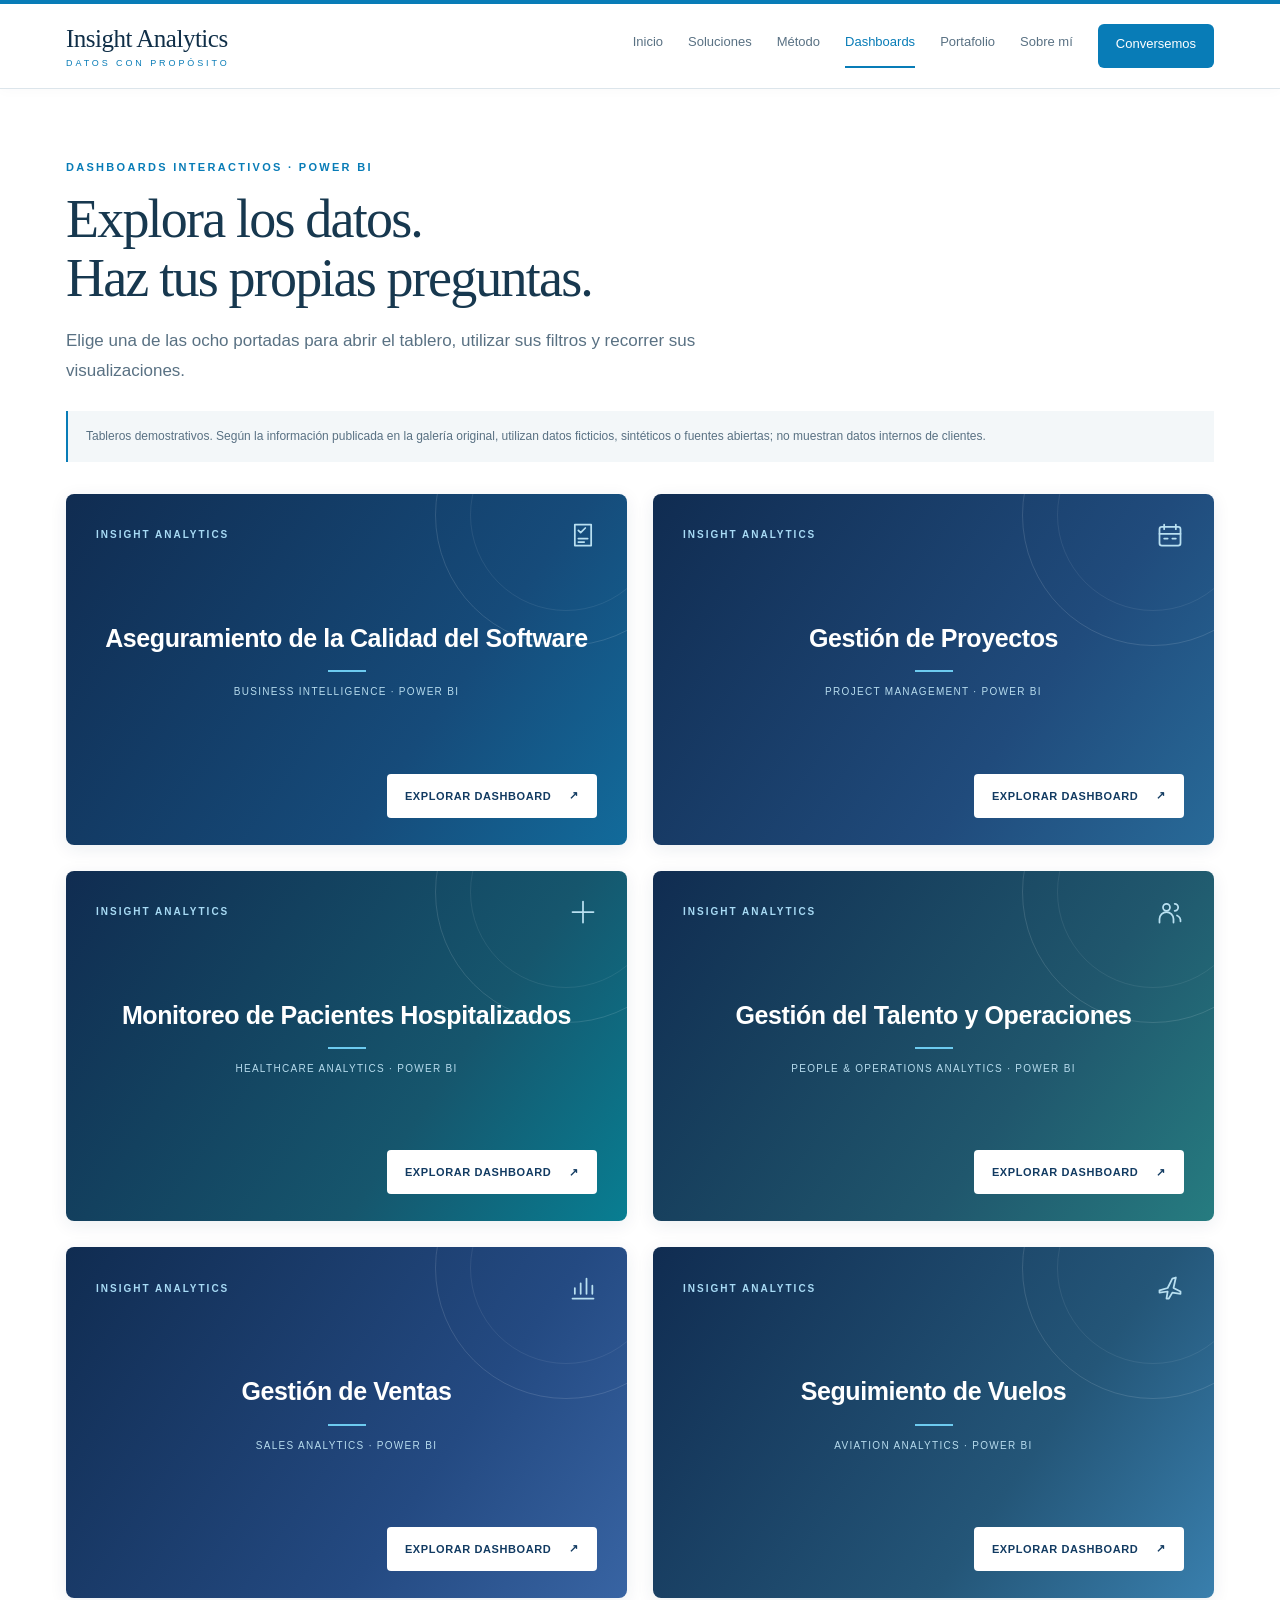
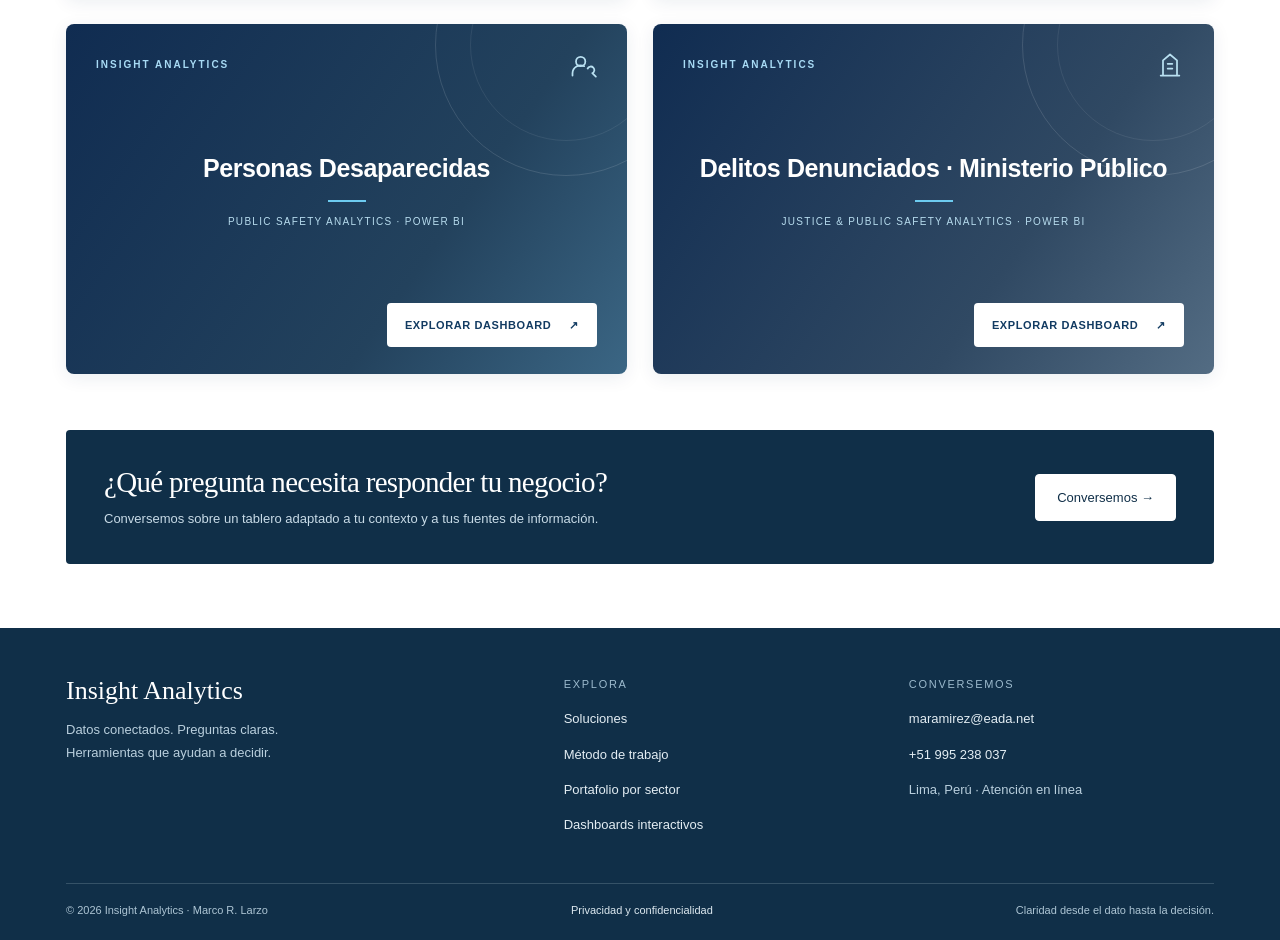
<file: pages/dashboards.html>
<!doctype html><html lang="es"><head><meta charset="utf-8"><meta name="viewport" content="width=device-width,initial-scale=1"><meta name="referrer" content="strict-origin-when-cross-origin"><title>Dashboards interactivos | Insight Analytics</title><meta name="description" content="Explora ocho dashboards originales de Power BI con portadas y apertura bajo demanda."><meta name="theme-color" content="#102f48"><link rel="icon" type="image/svg+xml" href="assets/favicon.svg"><link rel="stylesheet" href="assets/site.css"><script src="assets/site.js" defer></script><link rel="stylesheet" href="assets/dashboards.css?v=mobile-2"><script src="assets/dashboards.js" defer></script></head><body><div id="ia-site-prototype"><a class="skip-link" href="#main-content">Ir al contenido</a><header class="site-nav"><a class="brand" href="../index.html" aria-label="Insight Analytics, inicio">Insight Analytics<small>DATOS CON PROPÓSITO</small></a><button type="button" class="menu-toggle" aria-expanded="false" aria-controls="primary-navigation">Menú <span aria-hidden="true">☰</span></button><nav class="nav-items" id="primary-navigation" aria-label="Navegación principal"><a class="nav-item" href="../index.html">Inicio</a><a class="nav-item" href="../pages/soluciones.html">Soluciones</a><a class="nav-item" href="../pages/metodologia.html">Método</a><a class="nav-item" href="../pages/dashboards.html" aria-current="page">Dashboards</a><a class="nav-item" href="../pages/portafolio.html">Portafolio</a><a class="nav-item" href="../pages/sobre-mi.html">Sobre mí</a><a class="nav-item" href="../pages/contacto.html">Conversemos</a></nav></header><main id="main-content"><section class="page"><span class="eyebrow">DASHBOARDS INTERACTIVOS · POWER BI</span><h1>Explora los datos.<br>Haz tus propias preguntas.</h1><p class="lead">Elige una de las ocho portadas para abrir el tablero, utilizar sus filtros y recorrer sus visualizaciones.</p><p class="dashboard-note">Tableros demostrativos. Según la información publicada en la galería original, utilizan datos ficticios, sintéticos o fuentes abiertas; no muestran datos internos de clientes.</p><div class="dashboard-grid"><article class="dashboard-cover" style="--cover-start:#102C51;--cover-middle:#164B7A;--cover-end:#126B9B"><div class="dashboard-cover-top"><span>INSIGHT ANALYTICS</span><svg width="28" height="28" viewBox="0 0 24 24" fill="none" stroke="currentColor" stroke-width="1.5" stroke-linecap="round" stroke-linejoin="round" aria-hidden="true"><path d="M5 3h14v18H5zM8 8l2 2 4-4M8 15h8M8 18h5"/></svg></div><div class="dashboard-cover-heading"><h2>Aseguramiento de la Calidad del Software</h2><div class="dashboard-cover-label">BUSINESS INTELLIGENCE · POWER BI</div></div><div class="dashboard-cover-actions"><a class="dashboard-open" data-dashboard="1" data-title="Calidad del Software" href="https://app.powerbi.com/view?r=eyJrIjoiZTIxMmJmYzgtZDk5Ni00ZTlmLWI5NGEtNzRhZDNkYWMyOGFmIiwidCI6IjBlMGNiMDYwLTA5YWQtNDlmNS1hMDA1LTY4YjliNDlhYTFmNiIsImMiOjR9" target="_blank" rel="noopener noreferrer" aria-label="Explorar dashboard de Calidad del Software">EXPLORAR DASHBOARD <span aria-hidden="true">↗</span></a></div></article><article class="dashboard-cover" style="--cover-start:#102C51;--cover-middle:#204B7C;--cover-end:#286A98"><div class="dashboard-cover-top"><span>INSIGHT ANALYTICS</span><svg width="28" height="28" viewBox="0 0 24 24" fill="none" stroke="currentColor" stroke-width="1.5" stroke-linecap="round" stroke-linejoin="round" aria-hidden="true"><rect x="3" y="5" width="18" height="16" rx="2"/><path d="M7 3v4M17 3v4M3 11h18M7 15h3M14 15h3"/></svg></div><div class="dashboard-cover-heading"><h2>Gestión de Proyectos</h2><div class="dashboard-cover-label">PROJECT MANAGEMENT · POWER BI</div></div><div class="dashboard-cover-actions"><a class="dashboard-open" data-dashboard="2" data-title="Gestión de Proyectos" href="https://app.powerbi.com/view?r=eyJrIjoiY2MyZTRlZjgtMWM1MC00NWY0LWFlNmQtZWZiNDQ4OGZjNGQ0IiwidCI6IjBlMGNiMDYwLTA5YWQtNDlmNS1hMDA1LTY4YjliNDlhYTFmNiIsImMiOjR9" target="_blank" rel="noopener noreferrer" aria-label="Explorar dashboard de Gestión de Proyectos">EXPLORAR DASHBOARD <span aria-hidden="true">↗</span></a></div></article><article class="dashboard-cover" style="--cover-start:#102C51;--cover-middle:#16566D;--cover-end:#087E92"><div class="dashboard-cover-top"><span>INSIGHT ANALYTICS</span><svg width="28" height="28" viewBox="0 0 24 24" fill="none" stroke="currentColor" stroke-width="1.5" stroke-linecap="round" stroke-linejoin="round" aria-hidden="true"><path d="M12 3v18M3 12h18"/></svg></div><div class="dashboard-cover-heading"><h2>Monitoreo de Pacientes Hospitalizados</h2><div class="dashboard-cover-label">HEALTHCARE ANALYTICS · POWER BI</div></div><div class="dashboard-cover-actions"><a class="dashboard-open" data-dashboard="3" data-title="Monitoreo de Pacientes Hospitalizados" href="https://app.powerbi.com/view?r=eyJrIjoiZTJlMzg5NzAtNDhlNy00ZGNlLWIzMzEtY2M4YTA1OWEzMTBiIiwidCI6IjBlMGNiMDYwLTA5YWQtNDlmNS1hMDA1LTY4YjliNDlhYTFmNiIsImMiOjR9" target="_blank" rel="noopener noreferrer" aria-label="Explorar dashboard de Monitoreo de Pacientes Hospitalizados">EXPLORAR DASHBOARD <span aria-hidden="true">↗</span></a></div></article><article class="dashboard-cover" style="--cover-start:#102C51;--cover-middle:#20576D;--cover-end:#267C80"><div class="dashboard-cover-top"><span>INSIGHT ANALYTICS</span><svg width="28" height="28" viewBox="0 0 24 24" fill="none" stroke="currentColor" stroke-width="1.5" stroke-linecap="round" stroke-linejoin="round" aria-hidden="true"><circle cx="9" cy="8" r="3"/><path d="M3 21v-3a6 6 0 0 1 12 0v3M16 5a3 3 0 0 1 0 6M18 15a5 5 0 0 1 3 5"/></svg></div><div class="dashboard-cover-heading"><h2>Gestión del Talento y Operaciones</h2><div class="dashboard-cover-label">PEOPLE & OPERATIONS ANALYTICS · POWER BI</div></div><div class="dashboard-cover-actions"><a class="dashboard-open" data-dashboard="4" data-title="Gestión del Talento y Operaciones" href="https://app.powerbi.com/view?r=eyJrIjoiMzcxODQ5ZDktN2VmZS00M2ExLTliOWQtMDZhOTg5YWM4ZDY3IiwidCI6IjBlMGNiMDYwLTA5YWQtNDlmNS1hMDA1LTY4YjliNDlhYTFmNiIsImMiOjR9" target="_blank" rel="noopener noreferrer" aria-label="Explorar dashboard de Gestión del Talento y Operaciones">EXPLORAR DASHBOARD <span aria-hidden="true">↗</span></a></div></article><article class="dashboard-cover" style="--cover-start:#102C51;--cover-middle:#244A82;--cover-end:#3864A3"><div class="dashboard-cover-top"><span>INSIGHT ANALYTICS</span><svg width="28" height="28" viewBox="0 0 24 24" fill="none" stroke="currentColor" stroke-width="1.5" stroke-linecap="round" stroke-linejoin="round" aria-hidden="true"><path d="M3 21h18M5 17v-5M10 17V8M15 17V4M20 17v-7"/></svg></div><div class="dashboard-cover-heading"><h2>Gestión de Ventas</h2><div class="dashboard-cover-label">SALES ANALYTICS · POWER BI</div></div><div class="dashboard-cover-actions"><a class="dashboard-open" data-dashboard="5" data-title="Gestión de Ventas" href="https://app.powerbi.com/view?r=eyJrIjoiMGZmOGY1NzktMWY2My00MGVhLTlhNWMtYjM3OWIxN2I2Mjk4IiwidCI6IjBlMGNiMDYwLTA5YWQtNDlmNS1hMDA1LTY4YjliNDlhYTFmNiIsImMiOjR9" target="_blank" rel="noopener noreferrer" aria-label="Explorar dashboard de Gestión de Ventas">EXPLORAR DASHBOARD <span aria-hidden="true">↗</span></a></div></article><article class="dashboard-cover" style="--cover-start:#102C51;--cover-middle:#245678;--cover-end:#397FAD"><div class="dashboard-cover-top"><span>INSIGHT ANALYTICS</span><svg width="28" height="28" viewBox="0 0 24 24" fill="none" stroke="currentColor" stroke-width="1.5" stroke-linecap="round" stroke-linejoin="round" aria-hidden="true"><path d="m3 14 7-2 4-8 3-1-2 9 6 3v2l-7-1-3 5H9l1-6-7 1z"/></svg></div><div class="dashboard-cover-heading"><h2>Seguimiento de Vuelos</h2><div class="dashboard-cover-label">AVIATION ANALYTICS · POWER BI</div></div><div class="dashboard-cover-actions"><a class="dashboard-open" data-dashboard="6" data-title="Seguimiento de Vuelos" href="https://app.powerbi.com/view?r=eyJrIjoiZDgxMjAzZTctZDQxYi00YzY3LTk5YjctZmYzZDMyM2MxZTVkIiwidCI6IjBlMGNiMDYwLTA5YWQtNDlmNS1hMDA1LTY4YjliNDlhYTFmNiIsImMiOjR9" target="_blank" rel="noopener noreferrer" aria-label="Explorar dashboard de Seguimiento de Vuelos">EXPLORAR DASHBOARD <span aria-hidden="true">↗</span></a></div></article><article class="dashboard-cover" style="--cover-start:#102C51;--cover-middle:#23425D;--cover-end:#3B6684"><div class="dashboard-cover-top"><span>INSIGHT ANALYTICS</span><svg width="28" height="28" viewBox="0 0 24 24" fill="none" stroke="currentColor" stroke-width="1.5" stroke-linecap="round" stroke-linejoin="round" aria-hidden="true"><circle cx="10" cy="9" r="4"/><path d="M3 21v-2a7 7 0 0 1 10-6M16 15a3 3 0 1 1 4 4M20 19l3 3"/></svg></div><div class="dashboard-cover-heading"><h2>Personas Desaparecidas</h2><div class="dashboard-cover-label">PUBLIC SAFETY ANALYTICS · POWER BI</div></div><div class="dashboard-cover-actions"><a class="dashboard-open" data-dashboard="7" data-title="Personas Desaparecidas" href="https://app.powerbi.com/view?r=eyJrIjoiZjY4NTZiODctM2QxOS00ODE3LWI4ZTgtMmZmMmIzN2U0MTFiIiwidCI6IjBlMGNiMDYwLTA5YWQtNDlmNS1hMDA1LTY4YjliNDlhYTFmNiIsImMiOjR9" target="_blank" rel="noopener noreferrer" aria-label="Explorar dashboard de Personas Desaparecidas">EXPLORAR DASHBOARD <span aria-hidden="true">↗</span></a></div></article><article class="dashboard-cover" style="--cover-start:#102C51;--cover-middle:#304963;--cover-end:#536C83"><div class="dashboard-cover-top"><span>INSIGHT ANALYTICS</span><svg width="28" height="28" viewBox="0 0 24 24" fill="none" stroke="currentColor" stroke-width="1.5" stroke-linecap="round" stroke-linejoin="round" aria-hidden="true"><path d="M4 21h16M6 21V8l6-5 6 5v13M10 11h4M10 15h4"/></svg></div><div class="dashboard-cover-heading"><h2>Delitos Denunciados · Ministerio Público</h2><div class="dashboard-cover-label">JUSTICE & PUBLIC SAFETY ANALYTICS · POWER BI</div></div><div class="dashboard-cover-actions"><a class="dashboard-open" data-dashboard="8" data-title="Delitos Denunciados" href="https://app.powerbi.com/view?r=eyJrIjoiYmRkNDZlYTQtOWZmZS00ZGZiLTk4MzMtNDI1OGIyNGEzYTUyIiwidCI6IjBlMGNiMDYwLTA5YWQtNDlmNS1hMDA1LTY4YjliNDlhYTFmNiIsImMiOjR9" target="_blank" rel="noopener noreferrer" aria-label="Explorar dashboard de Delitos Denunciados">EXPLORAR DASHBOARD <span aria-hidden="true">↗</span></a></div></article></div><div class="strip"><div><h2>¿Qué pregunta necesita responder tu negocio?</h2><p>Conversemos sobre un tablero adaptado a tu contexto y a tus fuentes de información.</p></div><a class="action" href="contacto.html">Conversemos →</a></div><dialog class="pbi-dialog" id="pbi-dialog" aria-labelledby="pbi-title"><header class="pbi-header"><h2 id="pbi-title">Dashboard interactivo</h2><div class="pbi-toolbar"><a class="pbi-external" id="pbi-external" target="_blank" rel="noopener noreferrer">Abrir en Power BI ↗</a><button type="button" class="close-control" id="pbi-close" aria-label="Cerrar dashboard"><span aria-hidden="true">×</span></button></div></header><div class="pbi-holder" id="pbi-holder"></div><p class="pbi-help" id="pbi-help" role="status">La carga y disponibilidad del informe dependen de Power BI.</p></dialog></section></main><footer class="site-footer"><div class="footer-main"><div><div class="footer-brand">Insight Analytics</div><p>Datos conectados. Preguntas claras.<br>Herramientas que ayudan a decidir.</p></div><div><h2>Explora</h2><a href="../pages/soluciones.html">Soluciones</a><a href="../pages/metodologia.html">Método de trabajo</a><a href="../pages/portafolio.html">Portafolio por sector</a><a href="../pages/dashboards.html">Dashboards interactivos</a></div><div><h2>Conversemos</h2><a href="mailto:maramirez@eada.net">maramirez@eada.net</a><a href="tel:+51995238037">+51 995 238 037</a><p>Lima, Perú · Atención en línea</p></div></div><div class="footer-bottom"><span>© 2026 Insight Analytics · Marco R. Larzo</span><a href="../pages/privacidad.html">Privacidad y confidencialidad</a><span>Claridad desde el dato hasta la decisión.</span></div></footer></div></body></html>
</file>
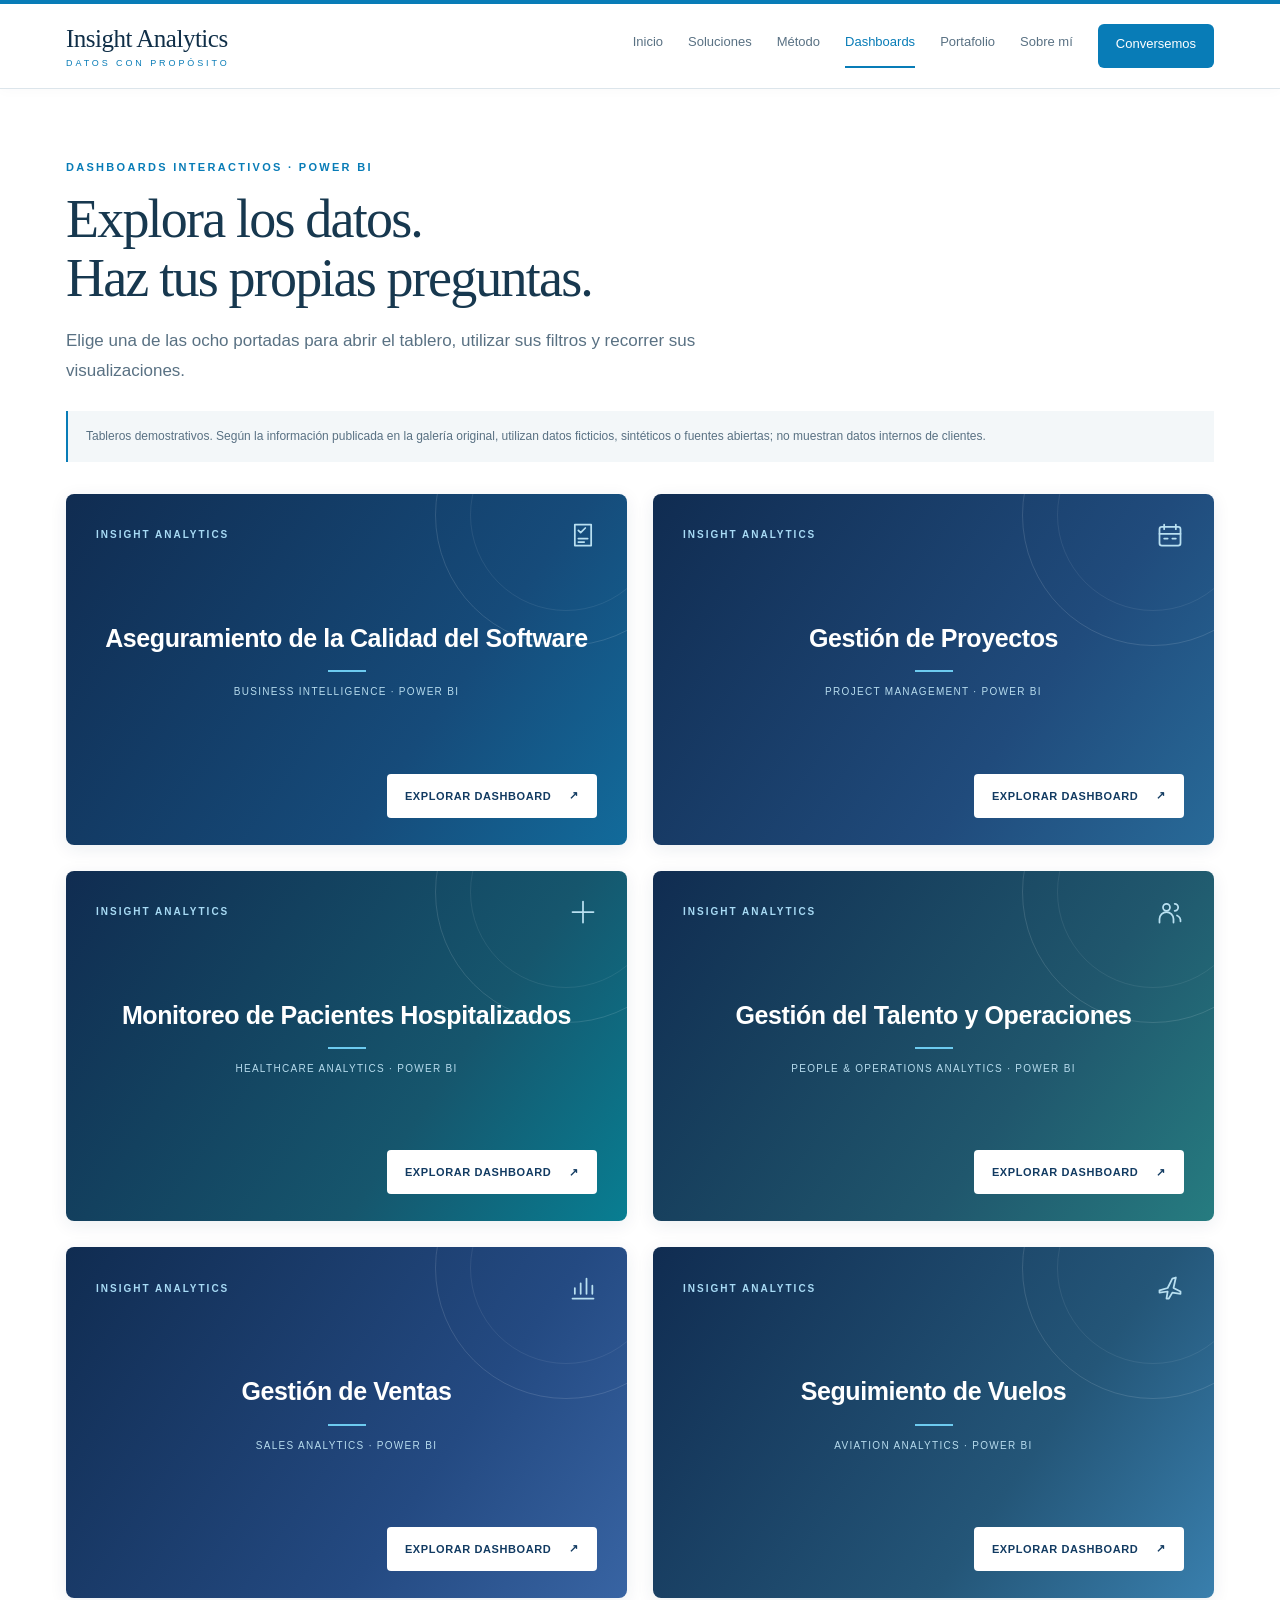
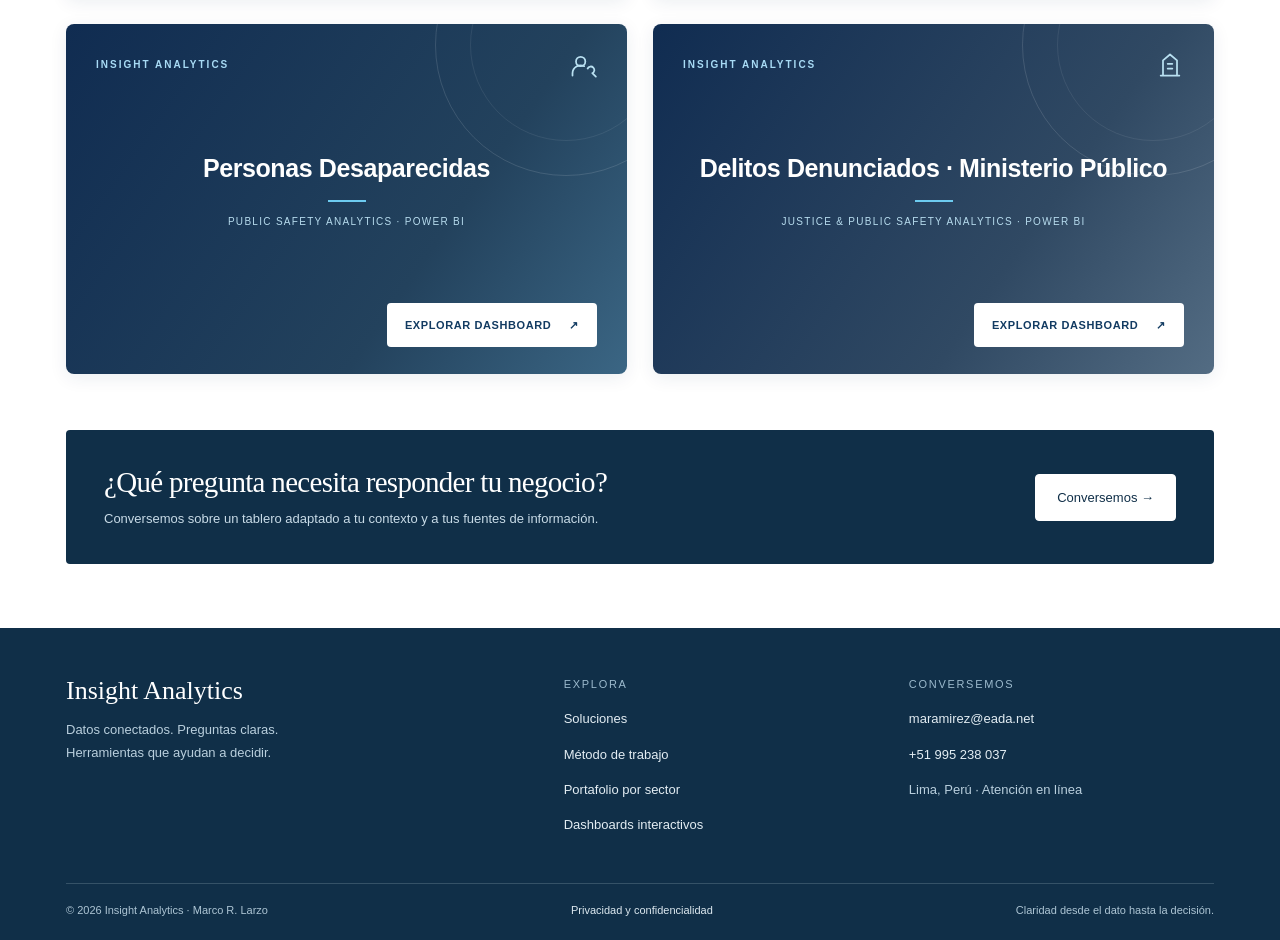
<file: pages/demostraciones.html>
<!doctype html><html lang="es"><head><meta charset="utf-8"><meta name="viewport" content="width=device-width,initial-scale=1"><meta http-equiv="refresh" content="0;url=dashboards.html"><title>Dashboards | Insight Analytics</title><script>location.replace('dashboards.html'+location.search+location.hash);</script></head><body><p>La galería está en <a href="dashboards.html">Dashboards interactivos</a>.</p></body></html>
</file>
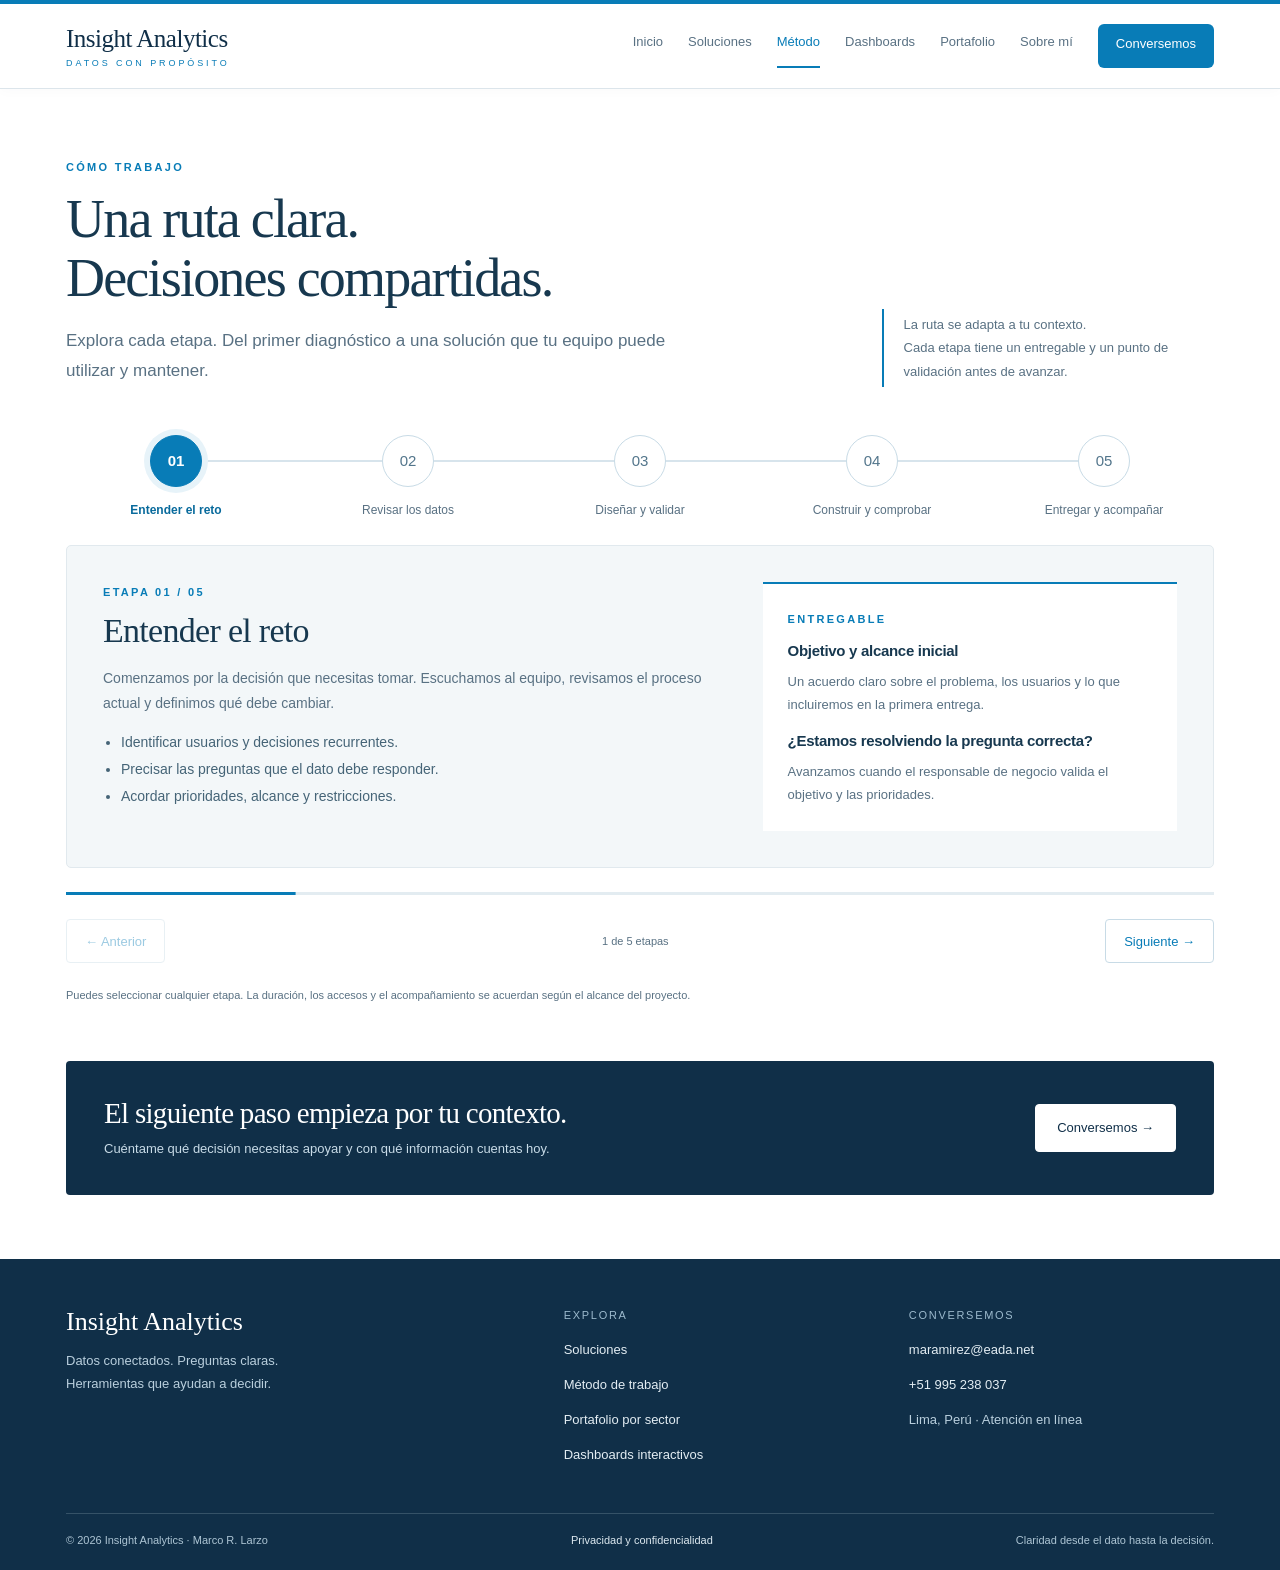
<file: pages/metodologia.html>
<!doctype html><html lang="es"><head><meta charset="utf-8"><meta name="viewport" content="width=device-width,initial-scale=1"><meta name="referrer" content="strict-origin-when-cross-origin"><title>Metodología interactiva | Insight Analytics</title><meta name="description" content="Explora las cinco etapas de trabajo: entender, revisar datos, diseñar, construir y acompañar."><meta name="theme-color" content="#102f48"><link rel="icon" type="image/svg+xml" href="assets/favicon.svg"><link rel="stylesheet" href="assets/site.css"><script src="assets/site.js" defer></script></head><body><div id="ia-site-prototype"><a class="skip-link" href="#main-content">Ir al contenido</a><header class="site-nav"><a class="brand" href="../index.html" aria-label="Insight Analytics, inicio">Insight Analytics<small>DATOS CON PROPÓSITO</small></a><button type="button" class="menu-toggle" aria-expanded="false" aria-controls="primary-navigation">Menú <span aria-hidden="true">☰</span></button><nav class="nav-items" id="primary-navigation" aria-label="Navegación principal"><a class="nav-item" href="../index.html">Inicio</a><a class="nav-item" href="../pages/soluciones.html">Soluciones</a><a class="nav-item" href="../pages/metodologia.html" aria-current="page">Método</a><a class="nav-item" href="../pages/dashboards.html">Dashboards</a><a class="nav-item" href="../pages/portafolio.html">Portafolio</a><a class="nav-item" href="../pages/sobre-mi.html">Sobre mí</a><a class="nav-item" href="../pages/contacto.html">Conversemos</a></nav></header><main id="main-content"><section class="page"><div class="method-intro"><div><span class="eyebrow">CÓMO TRABAJO</span><h1>Una ruta clara.<br>Decisiones compartidas.</h1><p class="lead">Explora cada etapa. Del primer diagnóstico a una solución que tu equipo puede utilizar y mantener.</p></div><p class="method-note">La ruta se adapta a tu contexto.<br>Cada etapa tiene un entregable y un punto de validación antes de avanzar.</p></div><div id="method-route"><div class="method-map" role="tablist" aria-label="Etapas de la metodología"><button class="method-step" role="tab" id="method-tab-0" aria-controls="method-stage" aria-selected="true" tabindex="0" type="button"><span class="method-node">01</span><span>Entender el reto</span></button><button class="method-step" role="tab" id="method-tab-1" aria-controls="method-stage" aria-selected="false" tabindex="-1" type="button"><span class="method-node">02</span><span>Revisar los datos</span></button><button class="method-step" role="tab" id="method-tab-2" aria-controls="method-stage" aria-selected="false" tabindex="-1" type="button"><span class="method-node">03</span><span>Diseñar y validar</span></button><button class="method-step" role="tab" id="method-tab-3" aria-controls="method-stage" aria-selected="false" tabindex="-1" type="button"><span class="method-node">04</span><span>Construir y comprobar</span></button><button class="method-step" role="tab" id="method-tab-4" aria-controls="method-stage" aria-selected="false" tabindex="-1" type="button"><span class="method-node">05</span><span>Entregar y acompañar</span></button></div><div class="method-panel" id="method-stage" role="tabpanel" aria-labelledby="method-tab-0" aria-live="polite"><div><span class="eyebrow" id="method-position">ETAPA 01 / 05</span><h2 id="method-title">Entender el reto</h2><p id="method-intro-text">Comenzamos por la decisión que necesitas tomar.</p><ul id="method-actions"><li>Identificar usuarios y decisiones.</li><li>Acordar objetivos y alcance inicial.</li></ul></div><aside class="method-gate"><span class="eyebrow">ENTREGABLE</span><h3 id="method-output">Objetivo y alcance inicial</h3><p id="method-output-text">Un acuerdo claro sobre el problema y los usuarios.</p><h3 id="method-gate">¿Estamos resolviendo la pregunta correcta?</h3><p id="method-gate-text">Validamos objetivos y prioridades con el equipo.</p></aside></div><div class="method-progress" aria-hidden="true"><span id="method-progress-fill" style="transform:scaleX(.2)"></span></div><div class="method-controls"><button id="method-previous" type="button" disabled>← Anterior</button><span id="method-counter" aria-live="polite">1 de 5 etapas</span><button id="method-next" type="button">Siguiente →</button></div></div><p class="micro" style="margin-top:24px">Puedes seleccionar cualquier etapa. La duración, los accesos y el acompañamiento se acuerdan según el alcance del proyecto.</p><div class="strip"><div><h2>El siguiente paso empieza por tu contexto.</h2><p>Cuéntame qué decisión necesitas apoyar y con qué información cuentas hoy.</p></div><a class="action" href="../pages/contacto.html">Conversemos →</a></div></section></main><footer class="site-footer"><div class="footer-main"><div><div class="footer-brand">Insight Analytics</div><p>Datos conectados. Preguntas claras.<br>Herramientas que ayudan a decidir.</p></div><div><h2>Explora</h2><a href="../pages/soluciones.html">Soluciones</a><a href="../pages/metodologia.html">Método de trabajo</a><a href="../pages/portafolio.html">Portafolio por sector</a><a href="../pages/dashboards.html">Dashboards interactivos</a></div><div><h2>Conversemos</h2><a href="mailto:maramirez@eada.net">maramirez@eada.net</a><a href="tel:+51995238037">+51 995 238 037</a><p>Lima, Perú · Atención en línea</p></div></div><div class="footer-bottom"><span>© 2026 Insight Analytics · Marco R. Larzo</span><a href="../pages/privacidad.html">Privacidad y confidencialidad</a><span>Claridad desde el dato hasta la decisión.</span></div></footer></div><script src="assets/method.js" defer></script></body></html>
</file>
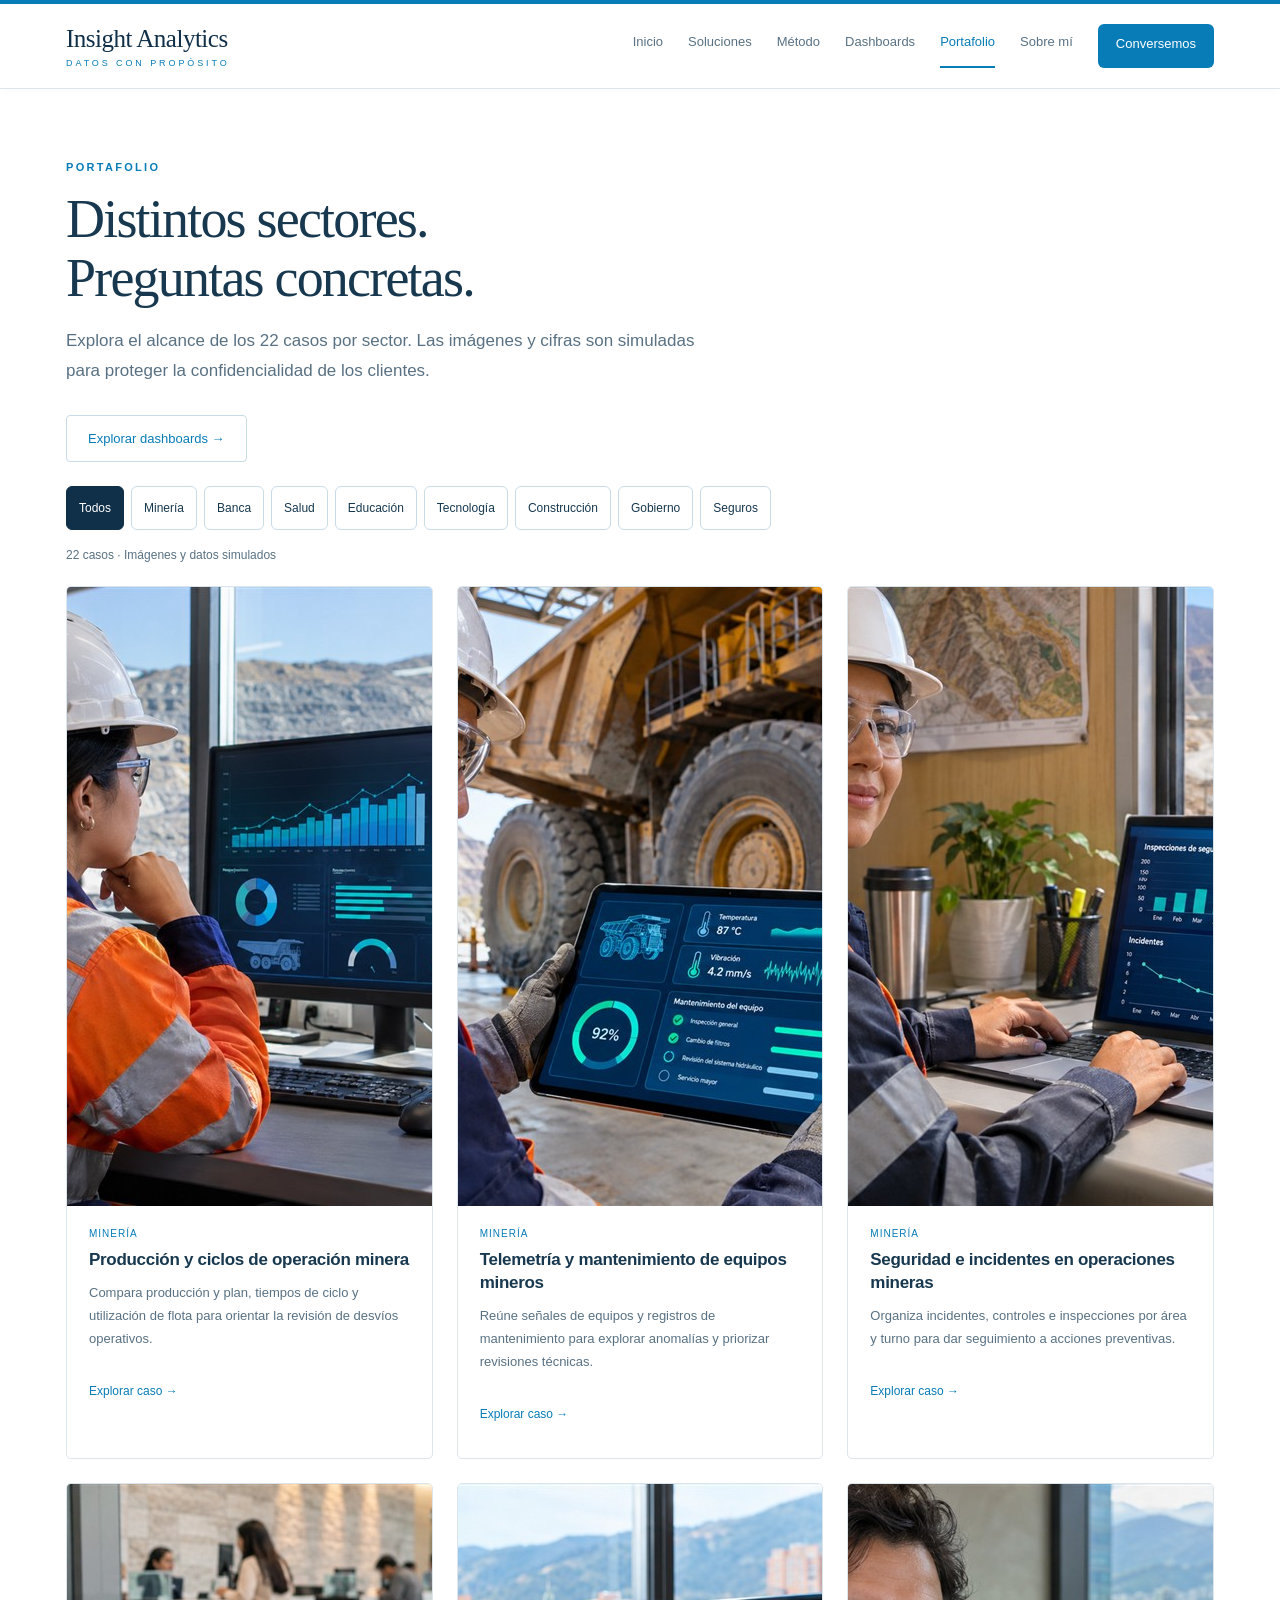
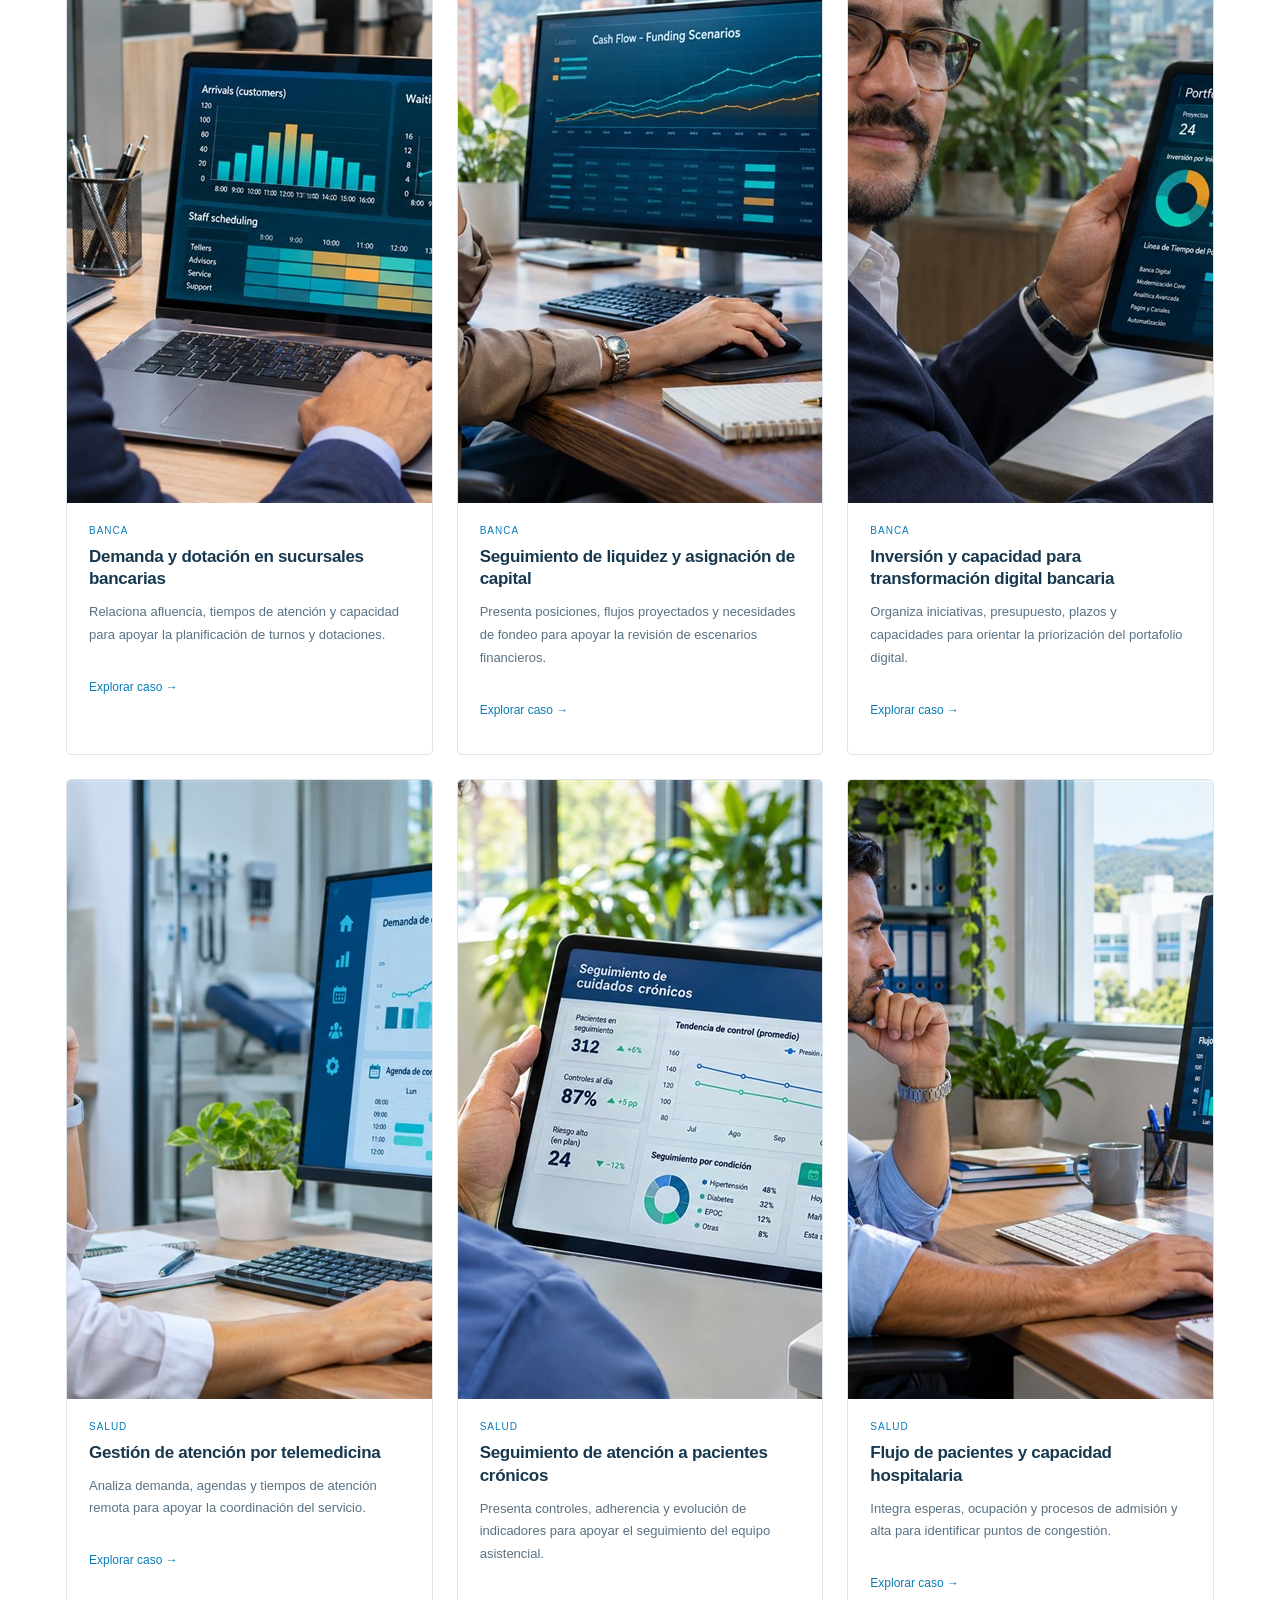
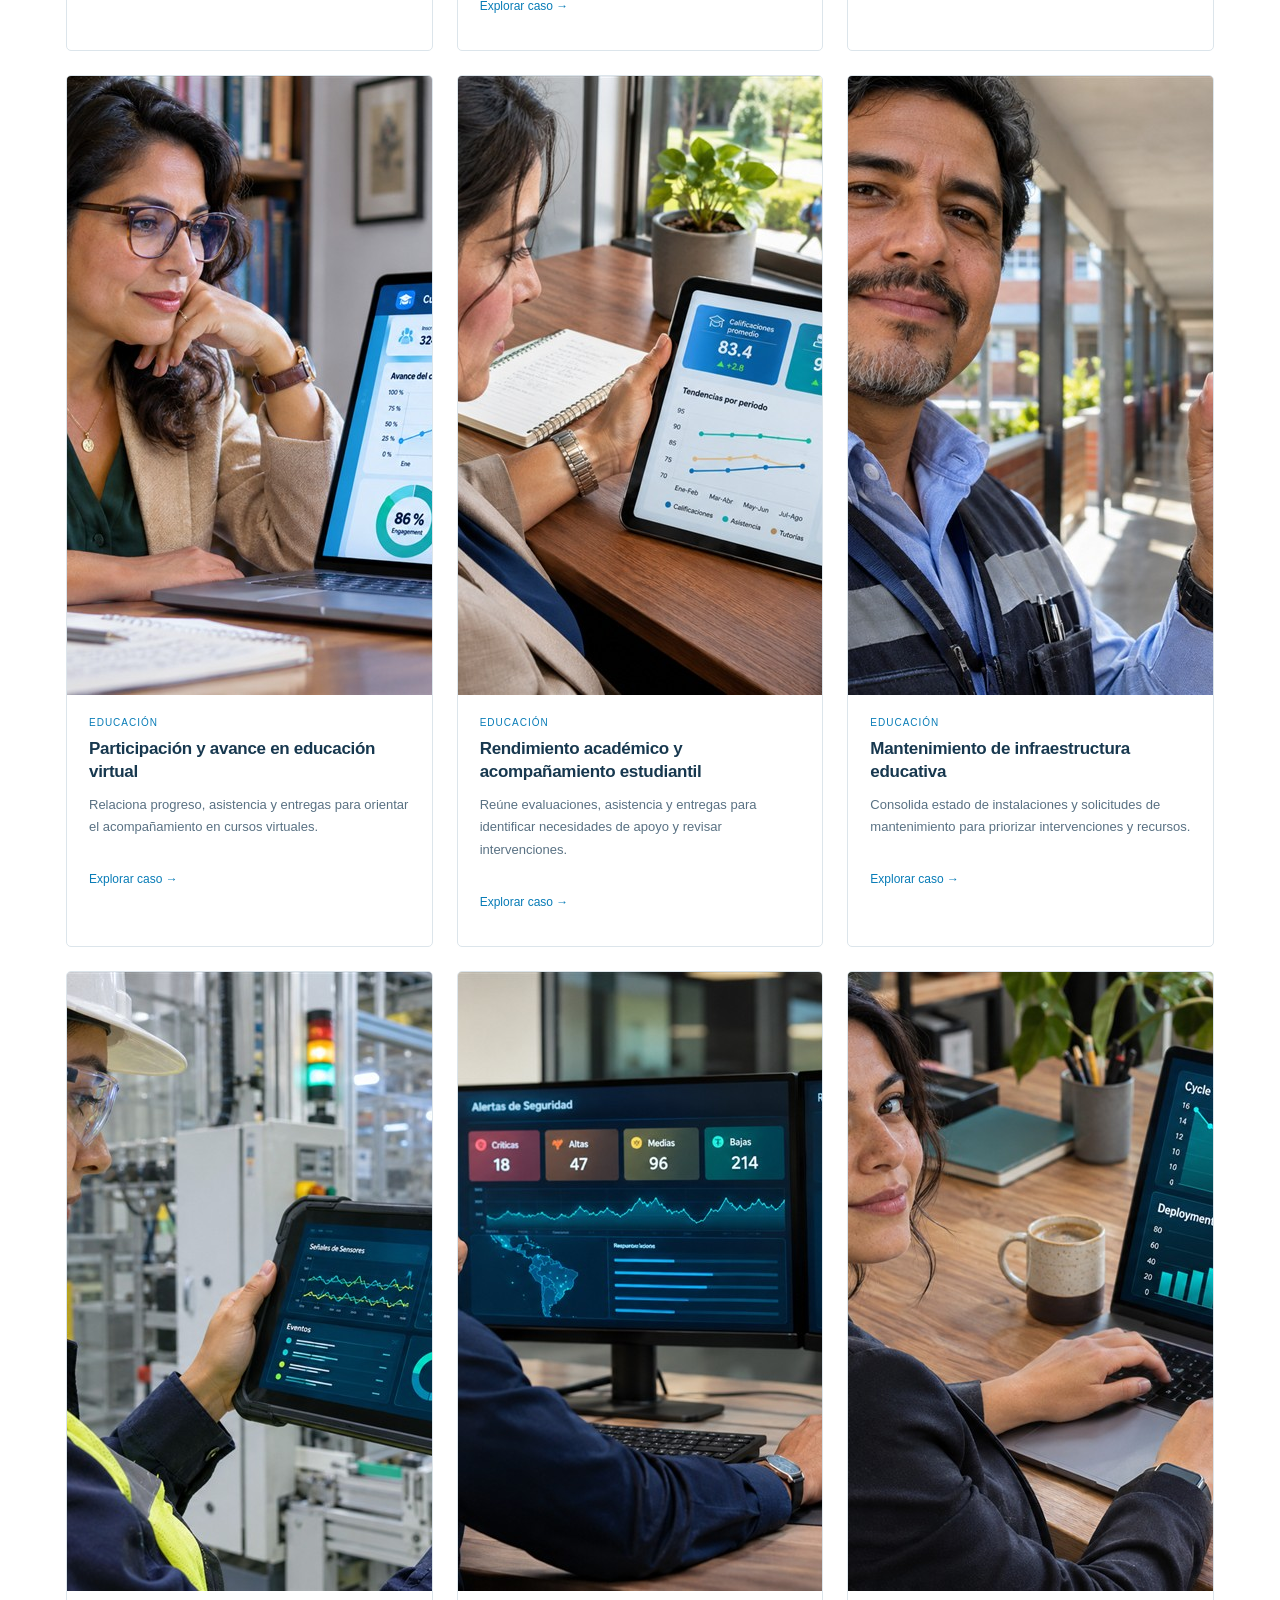
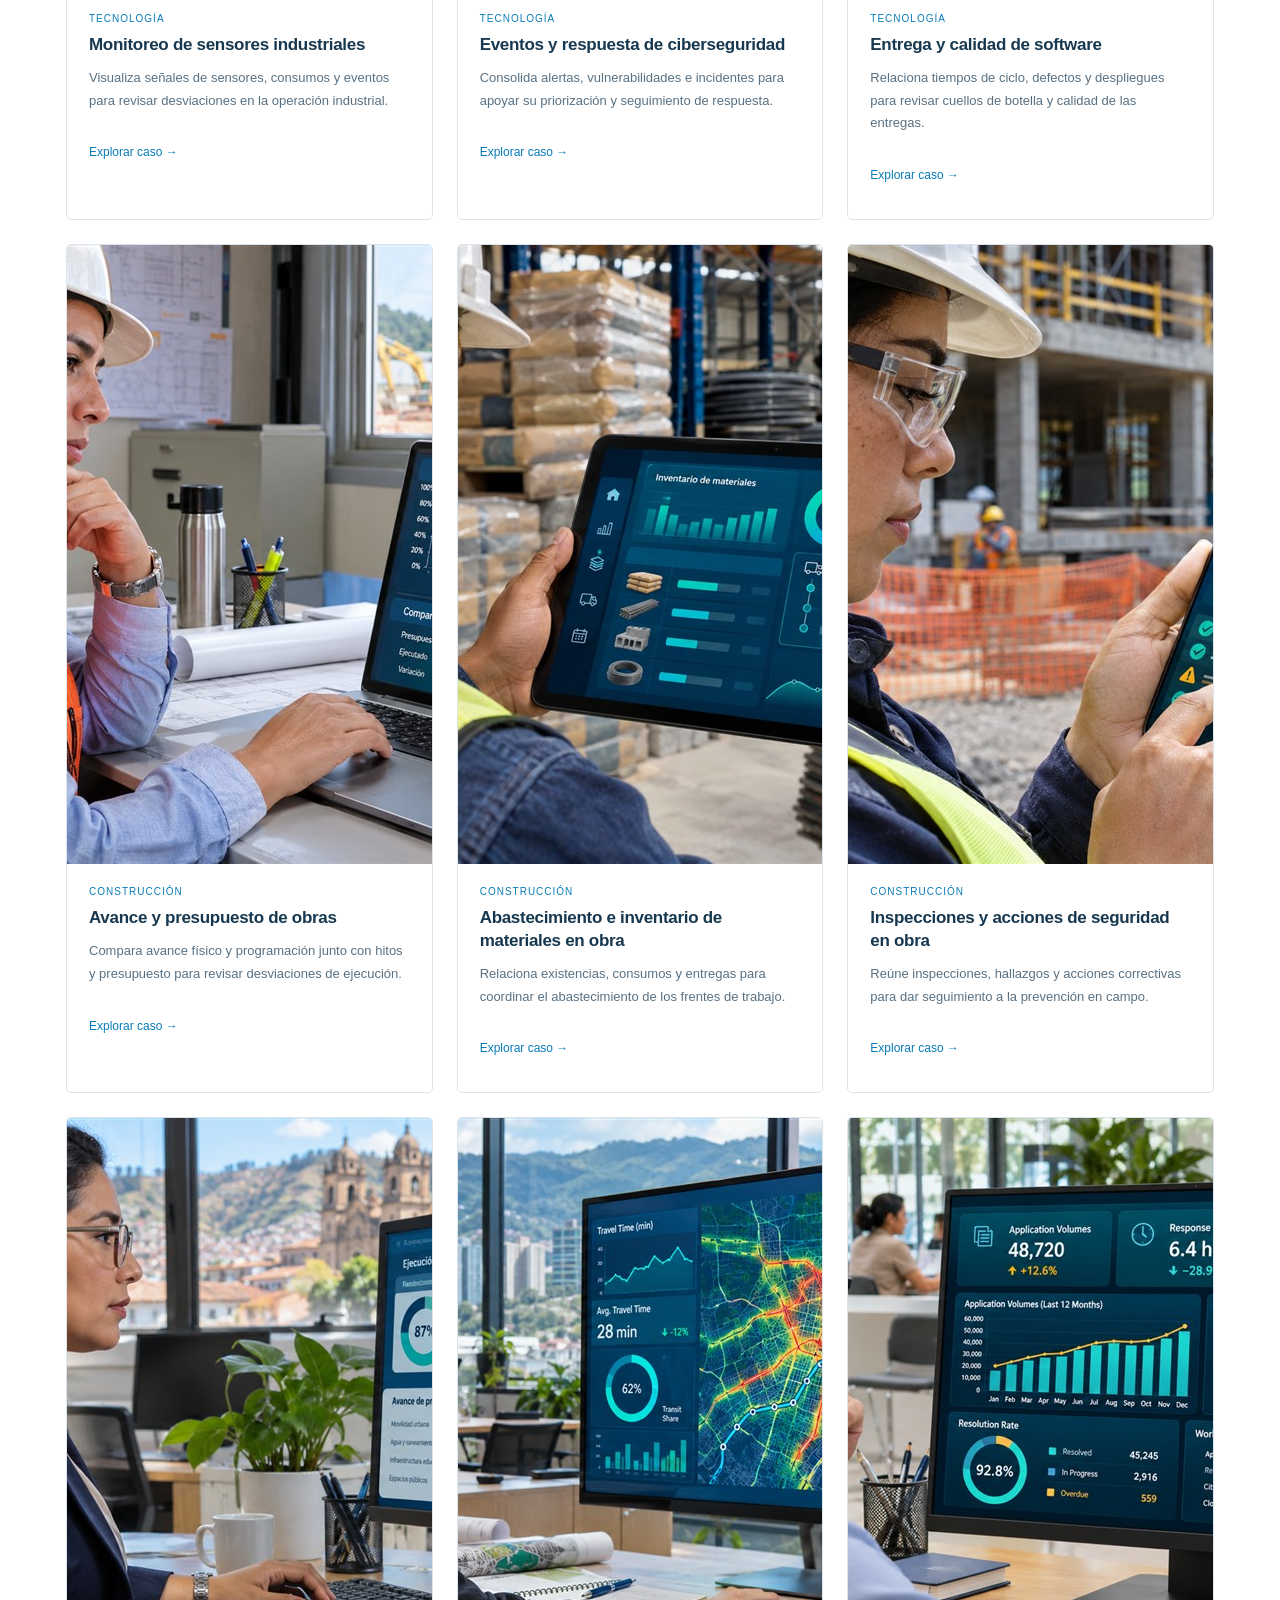
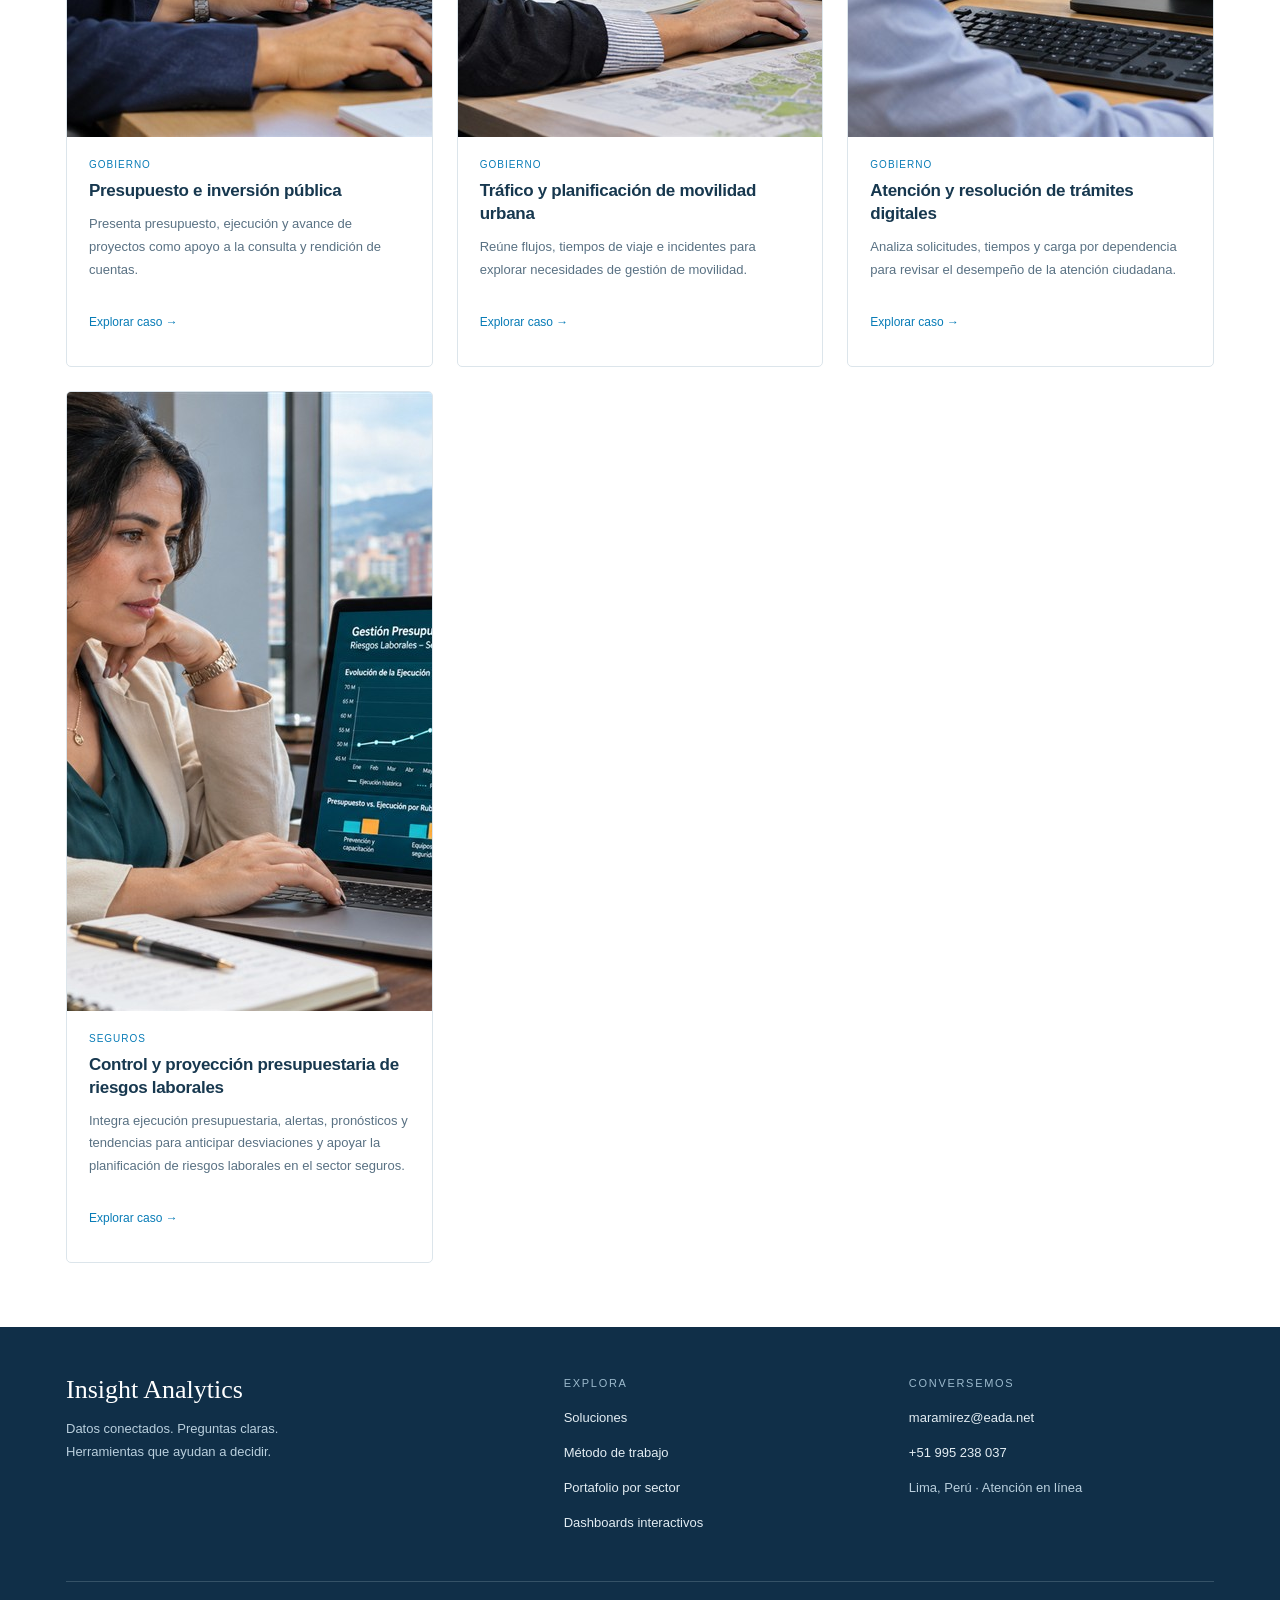
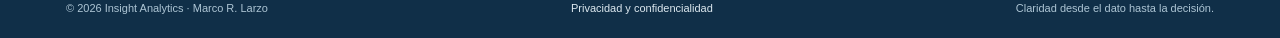
<file: pages/portafolio.html>
<!doctype html><html lang="es"><head><meta charset="utf-8"><meta name="viewport" content="width=device-width,initial-scale=1"><meta name="referrer" content="strict-origin-when-cross-origin"><title>Portafolio por sector | Insight Analytics</title><meta name="description" content="Explora 22 casos de analítica por sector, con imágenes sintéticas para proteger la confidencialidad."><meta name="theme-color" content="#102f48"><link rel="icon" type="image/svg+xml" href="assets/favicon.svg"><link rel="stylesheet" href="assets/site.css"><script src="assets/site.js" defer></script></head><body><div id="ia-site-prototype"><a class="skip-link" href="#main-content">Ir al contenido</a><header class="site-nav"><a class="brand" href="../index.html" aria-label="Insight Analytics, inicio">Insight Analytics<small>DATOS CON PROPÓSITO</small></a><button type="button" class="menu-toggle" aria-expanded="false" aria-controls="primary-navigation">Menú <span aria-hidden="true">☰</span></button><nav class="nav-items" id="primary-navigation" aria-label="Navegación principal"><a class="nav-item" href="../index.html">Inicio</a><a class="nav-item" href="../pages/soluciones.html">Soluciones</a><a class="nav-item" href="../pages/metodologia.html">Método</a><a class="nav-item" href="../pages/dashboards.html">Dashboards</a><a class="nav-item" href="../pages/portafolio.html" aria-current="page">Portafolio</a><a class="nav-item" href="../pages/sobre-mi.html">Sobre mí</a><a class="nav-item" href="../pages/contacto.html">Conversemos</a></nav></header><main id="main-content"><section class="page">
    <span class="eyebrow">PORTAFOLIO</span><h1>Distintos sectores.<br>Preguntas concretas.</h1><p class="lead">Explora el alcance de los 22 casos por sector. Las imágenes y cifras son simuladas para proteger la confidencialidad de los clientes.</p><div class="actions"><a class="action secondary" href="../pages/dashboards.html">Explorar dashboards →</a></div>
    <div class="filters" id="sector-filters" aria-label="Filtrar por sector"><button type="button" class="filter" data-filter="all" aria-pressed="true">Todos</button><button type="button" class="filter" data-filter="Minería" aria-pressed="false">Minería</button><button type="button" class="filter" data-filter="Banca" aria-pressed="false">Banca</button><button type="button" class="filter" data-filter="Salud" aria-pressed="false">Salud</button><button type="button" class="filter" data-filter="Educación" aria-pressed="false">Educación</button><button type="button" class="filter" data-filter="Tecnología" aria-pressed="false">Tecnología</button><button type="button" class="filter" data-filter="Construcción" aria-pressed="false">Construcción</button><button type="button" class="filter" data-filter="Gobierno" aria-pressed="false">Gobierno</button><button type="button" class="filter" data-filter="Seguros" aria-pressed="false">Seguros</button></div><p class="case-count" id="case-count" role="status">22 casos · Imágenes y datos simulados</p><div class="three" id="case-grid"><article class="case" data-category="Minería" data-id="1"><img src="../pages/assets/media/caso-01.jpg" width="1100" height="619" alt="Escena sintética: Producción y ciclos de operación minera" loading="lazy"><div class="case-body"><span class="sector">Minería</span><h3>Producción y ciclos de operación minera</h3><p>Compara producción y plan, tiempos de ciclo y utilización de flota para orientar la revisión de desvíos operativos.</p><a class="text-button" href="../pages/portafolio.html#caso-1" data-case-id="1">Explorar caso →</a></div></article><article class="case" data-category="Minería" data-id="2"><img src="../pages/assets/media/caso-02.jpg" width="1100" height="619" alt="Escena sintética: Telemetría y mantenimiento de equipos mineros" loading="lazy"><div class="case-body"><span class="sector">Minería</span><h3>Telemetría y mantenimiento de equipos mineros</h3><p>Reúne señales de equipos y registros de mantenimiento para explorar anomalías y priorizar revisiones técnicas.</p><a class="text-button" href="../pages/portafolio.html#caso-2" data-case-id="2">Explorar caso →</a></div></article><article class="case" data-category="Minería" data-id="3"><img src="../pages/assets/media/caso-03.jpg" width="1100" height="619" alt="Escena sintética: Seguridad e incidentes en operaciones mineras" loading="lazy"><div class="case-body"><span class="sector">Minería</span><h3>Seguridad e incidentes en operaciones mineras</h3><p>Organiza incidentes, controles e inspecciones por área y turno para dar seguimiento a acciones preventivas.</p><a class="text-button" href="../pages/portafolio.html#caso-3" data-case-id="3">Explorar caso →</a></div></article><article class="case" data-category="Banca" data-id="16"><img src="../pages/assets/media/caso-16.jpg" width="1100" height="619" alt="Escena sintética: Demanda y dotación en sucursales bancarias" loading="lazy"><div class="case-body"><span class="sector">Banca</span><h3>Demanda y dotación en sucursales bancarias</h3><p>Relaciona afluencia, tiempos de atención y capacidad para apoyar la planificación de turnos y dotaciones.</p><a class="text-button" href="../pages/portafolio.html#caso-16" data-case-id="16">Explorar caso →</a></div></article><article class="case" data-category="Banca" data-id="17"><img src="../pages/assets/media/caso-17.jpg" width="1100" height="619" alt="Escena sintética: Seguimiento de liquidez y asignación de capital" loading="lazy"><div class="case-body"><span class="sector">Banca</span><h3>Seguimiento de liquidez y asignación de capital</h3><p>Presenta posiciones, flujos proyectados y necesidades de fondeo para apoyar la revisión de escenarios financieros.</p><a class="text-button" href="../pages/portafolio.html#caso-17" data-case-id="17">Explorar caso →</a></div></article><article class="case" data-category="Banca" data-id="18"><img src="../pages/assets/media/caso-18.jpg" width="1100" height="619" alt="Escena sintética: Inversión y capacidad para transformación digital bancaria" loading="lazy"><div class="case-body"><span class="sector">Banca</span><h3>Inversión y capacidad para transformación digital bancaria</h3><p>Organiza iniciativas, presupuesto, plazos y capacidades para orientar la priorización del portafolio digital.</p><a class="text-button" href="../pages/portafolio.html#caso-18" data-case-id="18">Explorar caso →</a></div></article><article class="case" data-category="Salud" data-id="4"><img src="../pages/assets/media/caso-04.jpg" width="1100" height="619" alt="Escena sintética: Gestión de atención por telemedicina" loading="lazy"><div class="case-body"><span class="sector">Salud</span><h3>Gestión de atención por telemedicina</h3><p>Analiza demanda, agendas y tiempos de atención remota para apoyar la coordinación del servicio.</p><a class="text-button" href="../pages/portafolio.html#caso-4" data-case-id="4">Explorar caso →</a></div></article><article class="case" data-category="Salud" data-id="5"><img src="../pages/assets/media/caso-05.jpg" width="1100" height="619" alt="Escena sintética: Seguimiento de atención a pacientes crónicos" loading="lazy"><div class="case-body"><span class="sector">Salud</span><h3>Seguimiento de atención a pacientes crónicos</h3><p>Presenta controles, adherencia y evolución de indicadores para apoyar el seguimiento del equipo asistencial.</p><a class="text-button" href="../pages/portafolio.html#caso-5" data-case-id="5">Explorar caso →</a></div></article><article class="case" data-category="Salud" data-id="6"><img src="../pages/assets/media/caso-06.jpg" width="1100" height="619" alt="Escena sintética: Flujo de pacientes y capacidad hospitalaria" loading="lazy"><div class="case-body"><span class="sector">Salud</span><h3>Flujo de pacientes y capacidad hospitalaria</h3><p>Integra esperas, ocupación y procesos de admisión y alta para identificar puntos de congestión.</p><a class="text-button" href="../pages/portafolio.html#caso-6" data-case-id="6">Explorar caso →</a></div></article><article class="case" data-category="Educación" data-id="7"><img src="../pages/assets/media/caso-07.jpg" width="1100" height="619" alt="Escena sintética: Participación y avance en educación virtual" loading="lazy"><div class="case-body"><span class="sector">Educación</span><h3>Participación y avance en educación virtual</h3><p>Relaciona progreso, asistencia y entregas para orientar el acompañamiento en cursos virtuales.</p><a class="text-button" href="../pages/portafolio.html#caso-7" data-case-id="7">Explorar caso →</a></div></article><article class="case" data-category="Educación" data-id="8"><img src="../pages/assets/media/caso-08.jpg" width="1100" height="619" alt="Escena sintética: Rendimiento académico y acompañamiento estudiantil" loading="lazy"><div class="case-body"><span class="sector">Educación</span><h3>Rendimiento académico y acompañamiento estudiantil</h3><p>Reúne evaluaciones, asistencia y entregas para identificar necesidades de apoyo y revisar intervenciones.</p><a class="text-button" href="../pages/portafolio.html#caso-8" data-case-id="8">Explorar caso →</a></div></article><article class="case" data-category="Educación" data-id="9"><img src="../pages/assets/media/caso-09.jpg" width="1100" height="619" alt="Escena sintética: Mantenimiento de infraestructura educativa" loading="lazy"><div class="case-body"><span class="sector">Educación</span><h3>Mantenimiento de infraestructura educativa</h3><p>Consolida estado de instalaciones y solicitudes de mantenimiento para priorizar intervenciones y recursos.</p><a class="text-button" href="../pages/portafolio.html#caso-9" data-case-id="9">Explorar caso →</a></div></article><article class="case" data-category="Tecnología" data-id="10"><img src="../pages/assets/media/caso-10.jpg" width="1100" height="619" alt="Escena sintética: Monitoreo de sensores industriales" loading="lazy"><div class="case-body"><span class="sector">Tecnología</span><h3>Monitoreo de sensores industriales</h3><p>Visualiza señales de sensores, consumos y eventos para revisar desviaciones en la operación industrial.</p><a class="text-button" href="../pages/portafolio.html#caso-10" data-case-id="10">Explorar caso →</a></div></article><article class="case" data-category="Tecnología" data-id="11"><img src="../pages/assets/media/caso-11.jpg" width="1100" height="619" alt="Escena sintética: Eventos y respuesta de ciberseguridad" loading="lazy"><div class="case-body"><span class="sector">Tecnología</span><h3>Eventos y respuesta de ciberseguridad</h3><p>Consolida alertas, vulnerabilidades e incidentes para apoyar su priorización y seguimiento de respuesta.</p><a class="text-button" href="../pages/portafolio.html#caso-11" data-case-id="11">Explorar caso →</a></div></article><article class="case" data-category="Tecnología" data-id="19"><img src="../pages/assets/media/caso-19.jpg" width="1100" height="619" alt="Escena sintética: Entrega y calidad de software" loading="lazy"><div class="case-body"><span class="sector">Tecnología</span><h3>Entrega y calidad de software</h3><p>Relaciona tiempos de ciclo, defectos y despliegues para revisar cuellos de botella y calidad de las entregas.</p><a class="text-button" href="../pages/portafolio.html#caso-19" data-case-id="19">Explorar caso →</a></div></article><article class="case" data-category="Construcción" data-id="12"><img src="../pages/assets/media/caso-12.jpg" width="1100" height="619" alt="Escena sintética: Avance y presupuesto de obras" loading="lazy"><div class="case-body"><span class="sector">Construcción</span><h3>Avance y presupuesto de obras</h3><p>Compara avance físico y programación junto con hitos y presupuesto para revisar desviaciones de ejecución.</p><a class="text-button" href="../pages/portafolio.html#caso-12" data-case-id="12">Explorar caso →</a></div></article><article class="case" data-category="Construcción" data-id="13"><img src="../pages/assets/media/caso-13.jpg" width="1100" height="619" alt="Escena sintética: Abastecimiento e inventario de materiales en obra" loading="lazy"><div class="case-body"><span class="sector">Construcción</span><h3>Abastecimiento e inventario de materiales en obra</h3><p>Relaciona existencias, consumos y entregas para coordinar el abastecimiento de los frentes de trabajo.</p><a class="text-button" href="../pages/portafolio.html#caso-13" data-case-id="13">Explorar caso →</a></div></article><article class="case" data-category="Construcción" data-id="20"><img src="../pages/assets/media/caso-20.jpg" width="1100" height="619" alt="Escena sintética: Inspecciones y acciones de seguridad en obra" loading="lazy"><div class="case-body"><span class="sector">Construcción</span><h3>Inspecciones y acciones de seguridad en obra</h3><p>Reúne inspecciones, hallazgos y acciones correctivas para dar seguimiento a la prevención en campo.</p><a class="text-button" href="../pages/portafolio.html#caso-20" data-case-id="20">Explorar caso →</a></div></article><article class="case" data-category="Gobierno" data-id="14"><img src="../pages/assets/media/caso-14.jpg" width="1100" height="619" alt="Escena sintética: Presupuesto e inversión pública" loading="lazy"><div class="case-body"><span class="sector">Gobierno</span><h3>Presupuesto e inversión pública</h3><p>Presenta presupuesto, ejecución y avance de proyectos como apoyo a la consulta y rendición de cuentas.</p><a class="text-button" href="../pages/portafolio.html#caso-14" data-case-id="14">Explorar caso →</a></div></article><article class="case" data-category="Gobierno" data-id="15"><img src="../pages/assets/media/caso-15.jpg" width="1100" height="619" alt="Escena sintética: Tráfico y planificación de movilidad urbana" loading="lazy"><div class="case-body"><span class="sector">Gobierno</span><h3>Tráfico y planificación de movilidad urbana</h3><p>Reúne flujos, tiempos de viaje e incidentes para explorar necesidades de gestión de movilidad.</p><a class="text-button" href="../pages/portafolio.html#caso-15" data-case-id="15">Explorar caso →</a></div></article><article class="case" data-category="Gobierno" data-id="21"><img src="../pages/assets/media/caso-21.jpg" width="1100" height="619" alt="Escena sintética: Atención y resolución de trámites digitales" loading="lazy"><div class="case-body"><span class="sector">Gobierno</span><h3>Atención y resolución de trámites digitales</h3><p>Analiza solicitudes, tiempos y carga por dependencia para revisar el desempeño de la atención ciudadana.</p><a class="text-button" href="../pages/portafolio.html#caso-21" data-case-id="21">Explorar caso →</a></div></article><article class="case" data-category="Seguros" data-id="22"><img src="../pages/assets/media/caso-22.jpg" width="1100" height="619" alt="Escena sintética: Control y proyección presupuestaria de riesgos laborales" loading="lazy"><div class="case-body"><span class="sector">Seguros</span><h3>Control y proyección presupuestaria de riesgos laborales</h3><p>Integra ejecución presupuestaria, alertas, pronósticos y tendencias para anticipar desviaciones y apoyar la planificación de riesgos laborales en el sector seguros.</p><a class="text-button" href="../pages/portafolio.html#caso-22" data-case-id="22">Explorar caso →</a></div></article></div><noscript><p class="scope">Activa JavaScript para abrir el detalle y usar los filtros. Puedes leer los resúmenes y escribirnos desde Contacto.</p></noscript><dialog class="case-dialog" id="case-dialog" aria-labelledby="case-title"><div class="case-dialog-header"><span id="case-sector"></span><button type="button" class="close-control" id="case-close" aria-label="Cerrar caso"><span aria-hidden="true">×</span></button></div><div class="case-dialog-body"><figure><img id="case-image" alt=""><figcaption>Imagen sintética por confidencialidad del cliente.</figcaption></figure><div><h2 id="case-title"></h2><h3>Necesidad de gestión</h3><p id="case-description"></p><h3>Enfoque analítico</h3><p id="case-scope"></p><div class="actions"><a class="action" id="similar-case-link" href="contacto.html">Tengo un reto similar →</a></div></div></div></dialog></section></main><footer class="site-footer"><div class="footer-main"><div><div class="footer-brand">Insight Analytics</div><p>Datos conectados. Preguntas claras.<br>Herramientas que ayudan a decidir.</p></div><div><h2>Explora</h2><a href="../pages/soluciones.html">Soluciones</a><a href="../pages/metodologia.html">Método de trabajo</a><a href="../pages/portafolio.html">Portafolio por sector</a><a href="../pages/dashboards.html">Dashboards interactivos</a></div><div><h2>Conversemos</h2><a href="mailto:maramirez@eada.net">maramirez@eada.net</a><a href="tel:+51995238037">+51 995 238 037</a><p>Lima, Perú · Atención en línea</p></div></div><div class="footer-bottom"><span>© 2026 Insight Analytics · Marco R. Larzo</span><a href="../pages/privacidad.html">Privacidad y confidencialidad</a><span>Claridad desde el dato hasta la decisión.</span></div></footer></div><script type="application/json" id="case-data">[{"id": 1, "category": "Minería", "title": "Producción y ciclos de operación minera", "description": "Compara producción y plan, tiempos de ciclo y utilización de flota para orientar la revisión de desvíos operativos.", "scope": "Compara producción y plan, tiempos de ciclo y utilización de flota para orientar la revisión de desvíos operativos. La visualización se centra en producción, ciclos y uso de equipos."}, {"id": 2, "category": "Minería", "title": "Telemetría y mantenimiento de equipos mineros", "description": "Reúne señales de equipos y registros de mantenimiento para explorar anomalías y priorizar revisiones técnicas.", "scope": "Reúne señales de equipos y registros de mantenimiento para explorar anomalías y priorizar revisiones técnicas. La visualización se centra en temperatura, vibración y eventos de mantenimiento."}, {"id": 3, "category": "Minería", "title": "Seguridad e incidentes en operaciones mineras", "description": "Organiza incidentes, controles e inspecciones por área y turno para dar seguimiento a acciones preventivas.", "scope": "Organiza incidentes, controles e inspecciones por área y turno para dar seguimiento a acciones preventivas. La visualización se centra en incidentes, controles y seguimiento preventivo."}, {"id": 16, "category": "Banca", "title": "Demanda y dotación en sucursales bancarias", "description": "Relaciona afluencia, tiempos de atención y capacidad para apoyar la planificación de turnos y dotaciones.", "scope": "Relaciona afluencia, tiempos de atención y capacidad para apoyar la planificación de turnos y dotaciones. La visualización se centra en afluencia, atención y dotación."}, {"id": 17, "category": "Banca", "title": "Seguimiento de liquidez y asignación de capital", "description": "Presenta posiciones, flujos proyectados y necesidades de fondeo para apoyar la revisión de escenarios financieros.", "scope": "Presenta posiciones, flujos proyectados y necesidades de fondeo para apoyar la revisión de escenarios financieros. La visualización se centra en flujos, fondeo y escenarios."}, {"id": 18, "category": "Banca", "title": "Inversión y capacidad para transformación digital bancaria", "description": "Organiza iniciativas, presupuesto, plazos y capacidades para orientar la priorización del portafolio digital.", "scope": "Organiza iniciativas, presupuesto, plazos y capacidades para orientar la priorización del portafolio digital. La visualización se centra en iniciativas, inversión y capacidad."}, {"id": 4, "category": "Salud", "title": "Gestión de atención por telemedicina", "description": "Analiza demanda, agendas y tiempos de atención remota para apoyar la coordinación del servicio.", "scope": "Analiza demanda, agendas y tiempos de atención remota para apoyar la coordinación del servicio. La visualización se centra en demanda, disponibilidad y tiempos de consulta."}, {"id": 5, "category": "Salud", "title": "Seguimiento de atención a pacientes crónicos", "description": "Presenta controles, adherencia y evolución de indicadores para apoyar el seguimiento del equipo asistencial.", "scope": "Presenta controles, adherencia y evolución de indicadores para apoyar el seguimiento del equipo asistencial. La visualización se centra en controles y continuidad de atención."}, {"id": 6, "category": "Salud", "title": "Flujo de pacientes y capacidad hospitalaria", "description": "Integra esperas, ocupación y procesos de admisión y alta para identificar puntos de congestión.", "scope": "Integra esperas, ocupación y procesos de admisión y alta para identificar puntos de congestión. La visualización se centra en ocupación, esperas y flujo hospitalario."}, {"id": 7, "category": "Educación", "title": "Participación y avance en educación virtual", "description": "Relaciona progreso, asistencia y entregas para orientar el acompañamiento en cursos virtuales.", "scope": "Relaciona progreso, asistencia y entregas para orientar el acompañamiento en cursos virtuales. La visualización se centra en progreso y participación en cursos."}, {"id": 8, "category": "Educación", "title": "Rendimiento académico y acompañamiento estudiantil", "description": "Reúne evaluaciones, asistencia y entregas para identificar necesidades de apoyo y revisar intervenciones.", "scope": "Reúne evaluaciones, asistencia y entregas para identificar necesidades de apoyo y revisar intervenciones. La visualización se centra en evaluaciones, asistencia y tutorías."}, {"id": 9, "category": "Educación", "title": "Mantenimiento de infraestructura educativa", "description": "Consolida estado de instalaciones y solicitudes de mantenimiento para priorizar intervenciones y recursos.", "scope": "Consolida estado de instalaciones y solicitudes de mantenimiento para priorizar intervenciones y recursos. La visualización se centra en instalaciones y mantenimiento."}, {"id": 10, "category": "Tecnología", "title": "Monitoreo de sensores industriales", "description": "Visualiza señales de sensores, consumos y eventos para revisar desviaciones en la operación industrial.", "scope": "Visualiza señales de sensores, consumos y eventos para revisar desviaciones en la operación industrial. La visualización se centra en sensores, consumos y eventos."}, {"id": 11, "category": "Tecnología", "title": "Eventos y respuesta de ciberseguridad", "description": "Consolida alertas, vulnerabilidades e incidentes para apoyar su priorización y seguimiento de respuesta.", "scope": "Consolida alertas, vulnerabilidades e incidentes para apoyar su priorización y seguimiento de respuesta. La visualización se centra en alertas, vulnerabilidades e incidentes."}, {"id": 19, "category": "Tecnología", "title": "Entrega y calidad de software", "description": "Relaciona tiempos de ciclo, defectos y despliegues para revisar cuellos de botella y calidad de las entregas.", "scope": "Relaciona tiempos de ciclo, defectos y despliegues para revisar cuellos de botella y calidad de las entregas. La visualización se centra en ciclos, defectos y despliegues."}, {"id": 12, "category": "Construcción", "title": "Avance y presupuesto de obras", "description": "Compara avance físico y programación junto con hitos y presupuesto para revisar desviaciones de ejecución.", "scope": "Compara avance físico y programación junto con hitos y presupuesto para revisar desviaciones de ejecución. La visualización se centra en avance, hitos y presupuesto."}, {"id": 13, "category": "Construcción", "title": "Abastecimiento e inventario de materiales en obra", "description": "Relaciona existencias, consumos y entregas para coordinar el abastecimiento de los frentes de trabajo.", "scope": "Relaciona existencias, consumos y entregas para coordinar el abastecimiento de los frentes de trabajo. La visualización se centra en inventarios, consumos y entregas."}, {"id": 20, "category": "Construcción", "title": "Inspecciones y acciones de seguridad en obra", "description": "Reúne inspecciones, hallazgos y acciones correctivas para dar seguimiento a la prevención en campo.", "scope": "Reúne inspecciones, hallazgos y acciones correctivas para dar seguimiento a la prevención en campo. La visualización se centra en inspecciones, hallazgos y acciones."}, {"id": 14, "category": "Gobierno", "title": "Presupuesto e inversión pública", "description": "Presenta presupuesto, ejecución y avance de proyectos como apoyo a la consulta y rendición de cuentas.", "scope": "Presenta presupuesto, ejecución y avance de proyectos como apoyo a la consulta y rendición de cuentas. La visualización se centra en presupuesto y avance de inversión."}, {"id": 15, "category": "Gobierno", "title": "Tráfico y planificación de movilidad urbana", "description": "Reúne flujos, tiempos de viaje e incidentes para explorar necesidades de gestión de movilidad.", "scope": "Reúne flujos, tiempos de viaje e incidentes para explorar necesidades de gestión de movilidad. La visualización se centra en tráfico, tiempos de viaje y rutas."}, {"id": 21, "category": "Gobierno", "title": "Atención y resolución de trámites digitales", "description": "Analiza solicitudes, tiempos y carga por dependencia para revisar el desempeño de la atención ciudadana.", "scope": "Analiza solicitudes, tiempos y carga por dependencia para revisar el desempeño de la atención ciudadana. La visualización se centra en solicitudes, tiempos y resolución."}, {"id": 22, "category": "Seguros", "title": "Control y proyección presupuestaria de riesgos laborales", "description": "Integra ejecución presupuestaria, alertas, pronósticos y tendencias para anticipar desviaciones y apoyar la planificación de riesgos laborales en el sector seguros.", "scope": "Integra presupuesto y ejecución con alertas de desviación, pronósticos y análisis de tendencias para apoyar la gestión del equipo de riesgos laborales en el sector seguros. La visualización permite reconocer cambios en el comportamiento presupuestario, anticipar escenarios de cierre y orientar la revisión de prioridades y recursos. Presenta una visión de gestión que facilita decisiones oportunas, sin exponer información interna ni detalles sensibles de la operación."}]</script><script src="assets/cases.js" defer></script></body></html>
</file>
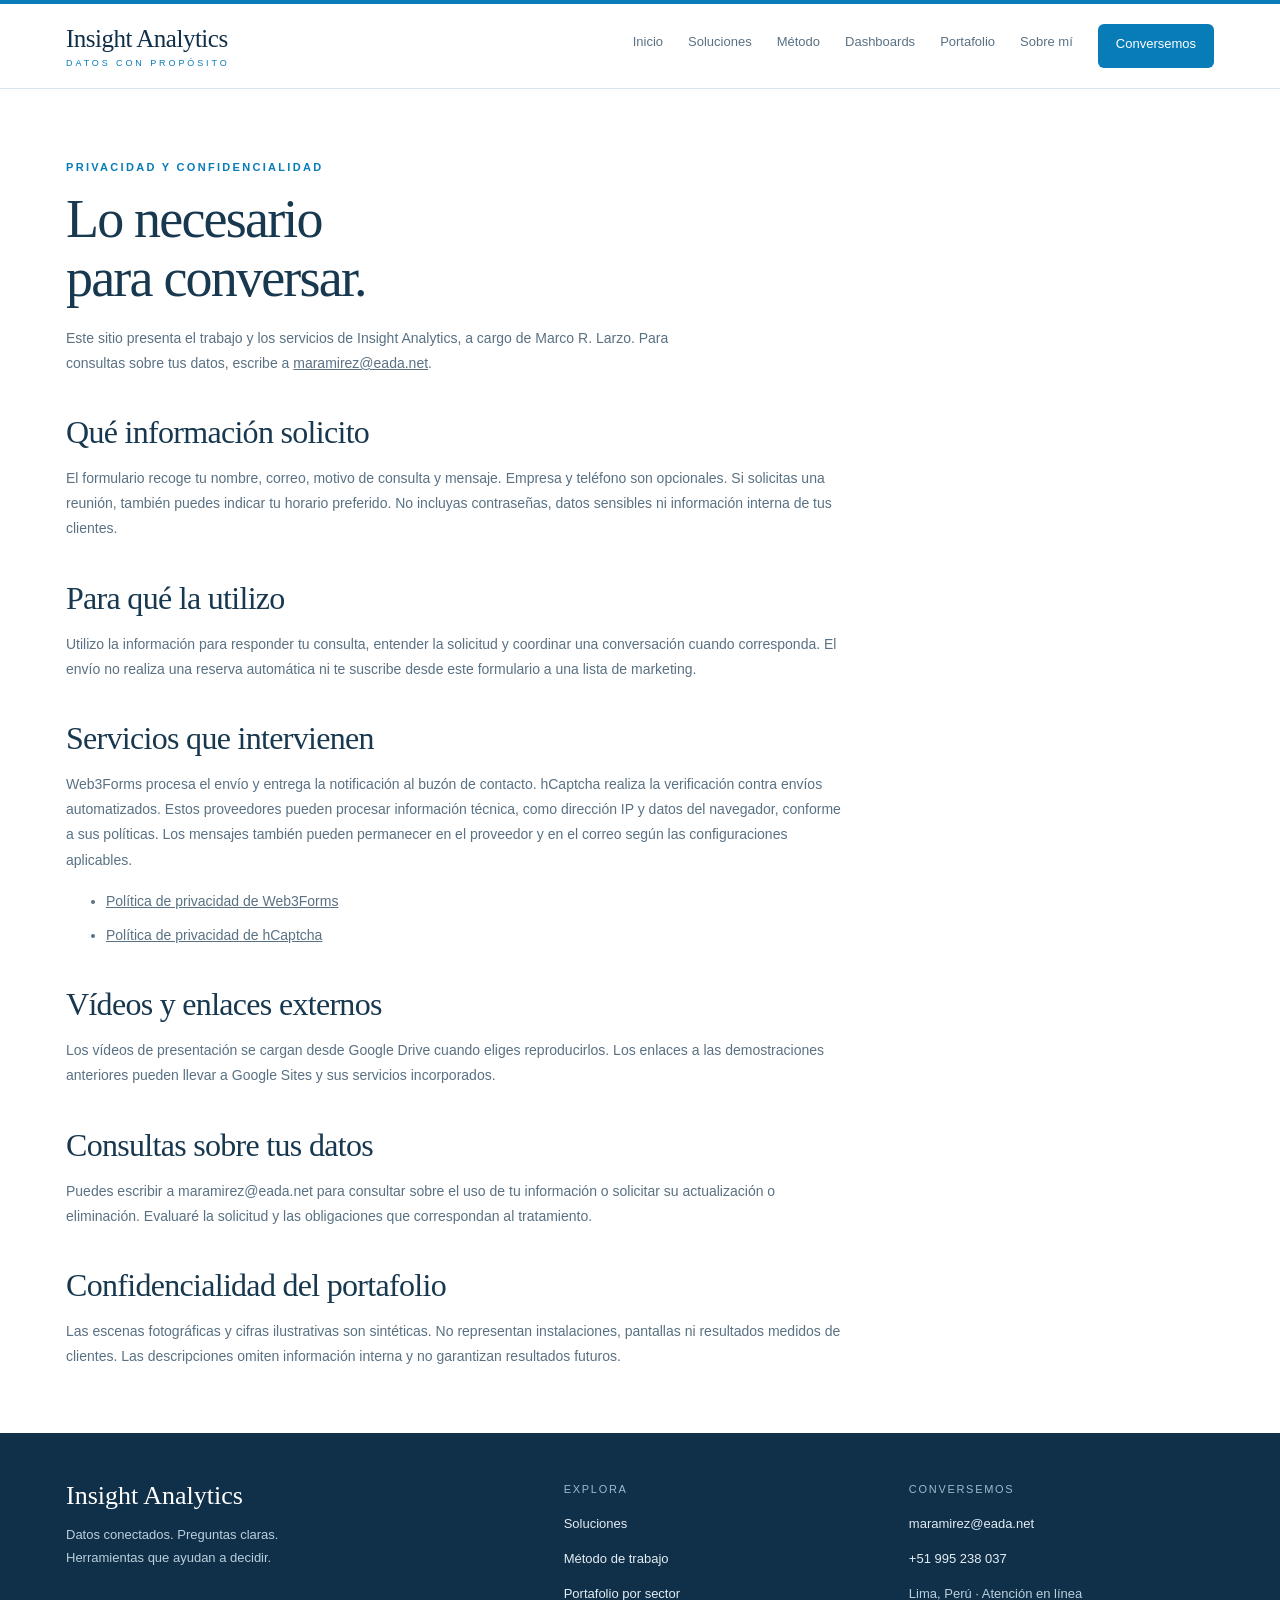
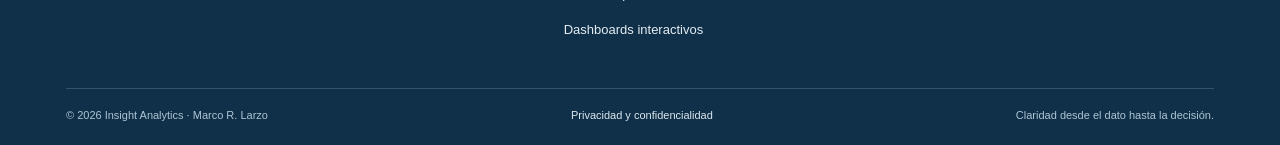
<file: pages/privacidad.html>
<!doctype html><html lang="es"><head><meta charset="utf-8"><meta name="viewport" content="width=device-width,initial-scale=1"><meta name="referrer" content="strict-origin-when-cross-origin"><title>Privacidad y confidencialidad | Insight Analytics</title><meta name="description" content="Uso de los datos de contacto y confidencialidad en Insight Analytics."><meta name="theme-color" content="#102f48"><link rel="icon" type="image/svg+xml" href="assets/favicon.svg"><link rel="stylesheet" href="assets/site.css"><script src="assets/site.js" defer></script></head><body><div id="ia-site-prototype"><a class="skip-link" href="#main-content">Ir al contenido</a><header class="site-nav"><a class="brand" href="../index.html" aria-label="Insight Analytics, inicio">Insight Analytics<small>DATOS CON PROPÓSITO</small></a><button type="button" class="menu-toggle" aria-expanded="false" aria-controls="primary-navigation">Menú <span aria-hidden="true">☰</span></button><nav class="nav-items" id="primary-navigation" aria-label="Navegación principal"><a class="nav-item" href="../index.html">Inicio</a><a class="nav-item" href="../pages/soluciones.html">Soluciones</a><a class="nav-item" href="../pages/metodologia.html">Método</a><a class="nav-item" href="../pages/dashboards.html">Dashboards</a><a class="nav-item" href="../pages/portafolio.html">Portafolio</a><a class="nav-item" href="../pages/sobre-mi.html">Sobre mí</a><a class="nav-item" href="../pages/contacto.html">Conversemos</a></nav></header><main id="main-content"><section class="page"><div class="legal-copy"><span class="eyebrow">PRIVACIDAD Y CONFIDENCIALIDAD</span><h1>Lo necesario<br>para conversar.</h1><p class="lead">Este sitio presenta el trabajo y los servicios de Insight Analytics, a cargo de Marco R. Larzo. Para consultas sobre tus datos, escribe a <a href="mailto:maramirez@eada.net">maramirez@eada.net</a>.</p><h2>Qué información solicito</h2><p>El formulario recoge tu nombre, correo, motivo de consulta y mensaje. Empresa y teléfono son opcionales. Si solicitas una reunión, también puedes indicar tu horario preferido. No incluyas contraseñas, datos sensibles ni información interna de tus clientes.</p><h2>Para qué la utilizo</h2><p>Utilizo la información para responder tu consulta, entender la solicitud y coordinar una conversación cuando corresponda. El envío no realiza una reserva automática ni te suscribe desde este formulario a una lista de marketing.</p><h2>Servicios que intervienen</h2><p>Web3Forms procesa el envío y entrega la notificación al buzón de contacto. hCaptcha realiza la verificación contra envíos automatizados. Estos proveedores pueden procesar información técnica, como dirección IP y datos del navegador, conforme a sus políticas. Los mensajes también pueden permanecer en el proveedor y en el correo según las configuraciones aplicables.</p><ul><li><a href="https://web3forms.com/privacy" target="_blank" rel="noopener noreferrer">Política de privacidad de Web3Forms</a></li><li><a href="https://www.hcaptcha.com/privacy" target="_blank" rel="noopener noreferrer">Política de privacidad de hCaptcha</a></li></ul><h2>Vídeos y enlaces externos</h2><p>Los vídeos de presentación se cargan desde Google Drive cuando eliges reproducirlos. Los enlaces a las demostraciones anteriores pueden llevar a Google Sites y sus servicios incorporados.</p><h2>Consultas sobre tus datos</h2><p>Puedes escribir a maramirez@eada.net para consultar sobre el uso de tu información o solicitar su actualización o eliminación. Evaluaré la solicitud y las obligaciones que correspondan al tratamiento.</p><h2>Confidencialidad del portafolio</h2><p>Las escenas fotográficas y cifras ilustrativas son sintéticas. No representan instalaciones, pantallas ni resultados medidos de clientes. Las descripciones omiten información interna y no garantizan resultados futuros.</p></div></section></main><footer class="site-footer"><div class="footer-main"><div><div class="footer-brand">Insight Analytics</div><p>Datos conectados. Preguntas claras.<br>Herramientas que ayudan a decidir.</p></div><div><h2>Explora</h2><a href="../pages/soluciones.html">Soluciones</a><a href="../pages/metodologia.html">Método de trabajo</a><a href="../pages/portafolio.html">Portafolio por sector</a><a href="../pages/dashboards.html">Dashboards interactivos</a></div><div><h2>Conversemos</h2><a href="mailto:maramirez@eada.net">maramirez@eada.net</a><a href="tel:+51995238037">+51 995 238 037</a><p>Lima, Perú · Atención en línea</p></div></div><div class="footer-bottom"><span>© 2026 Insight Analytics · Marco R. Larzo</span><a href="../pages/privacidad.html">Privacidad y confidencialidad</a><span>Claridad desde el dato hasta la decisión.</span></div></footer></div></body></html>
</file>
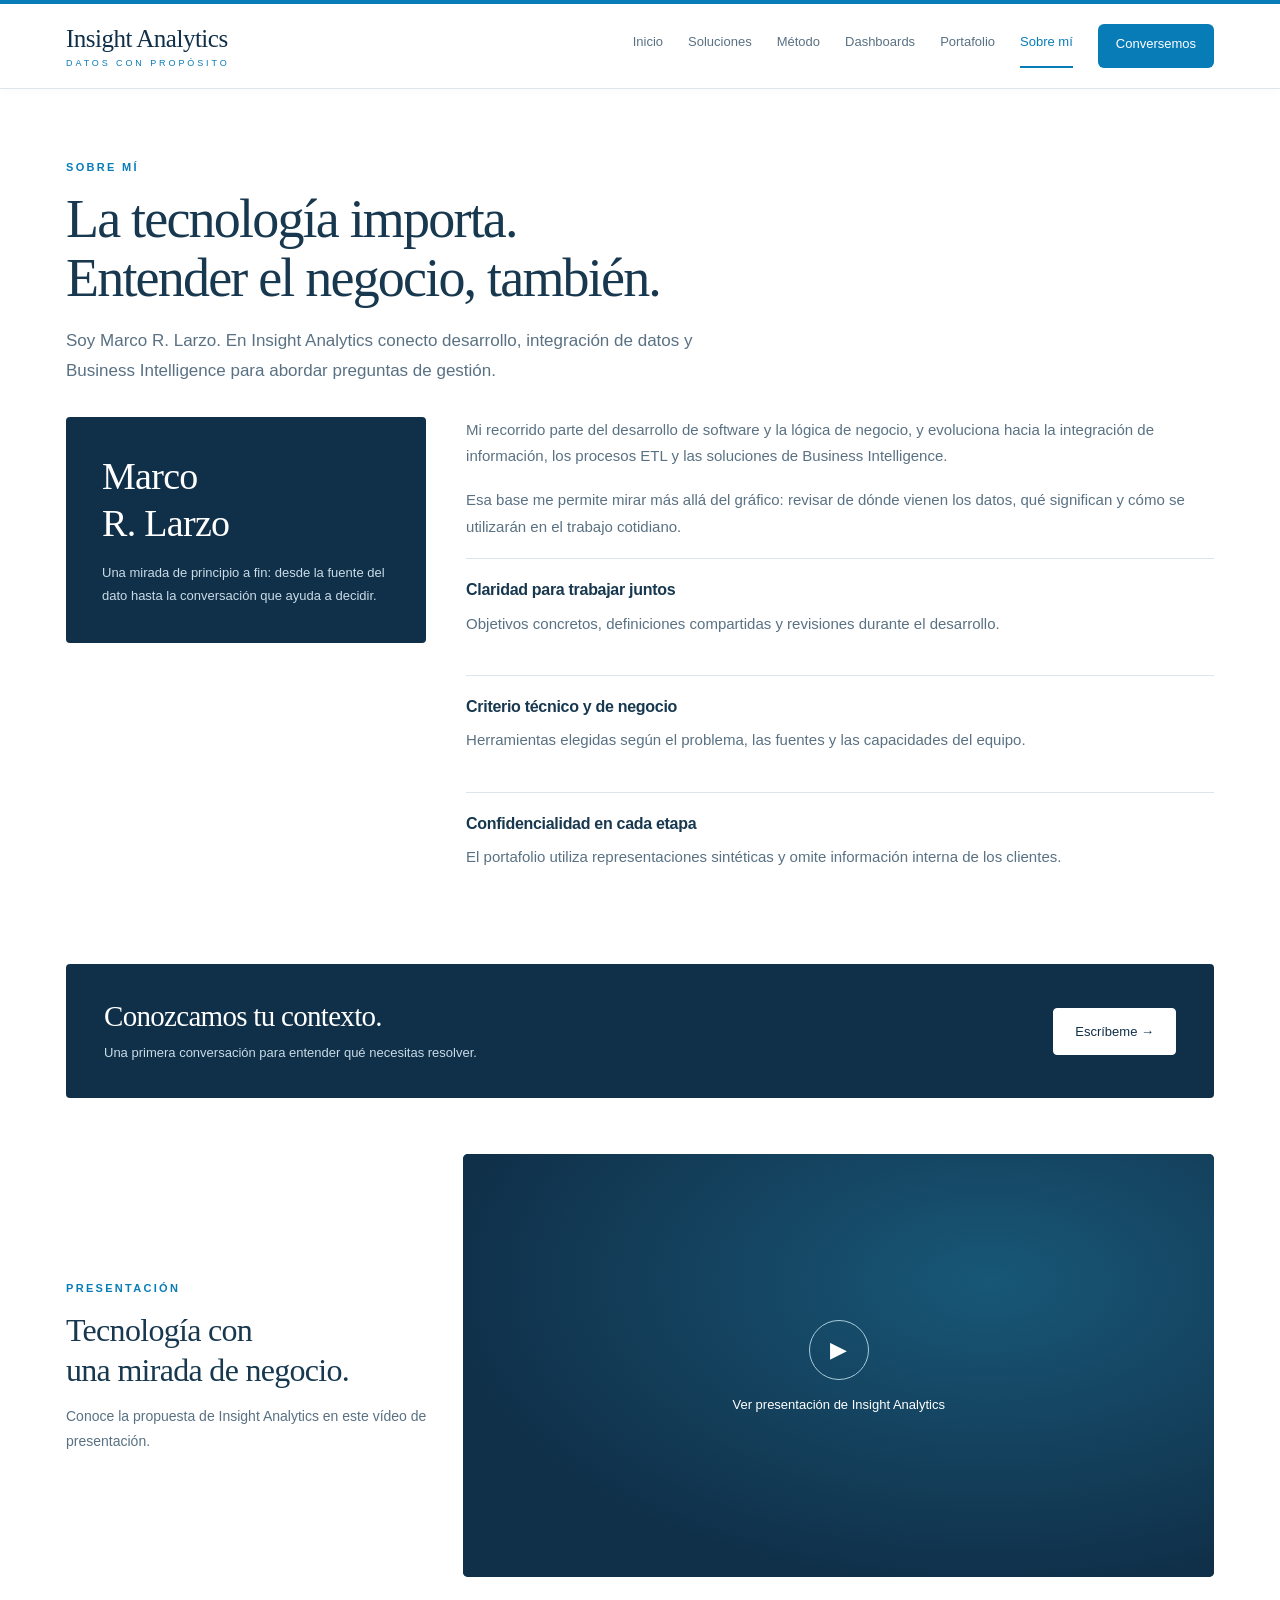
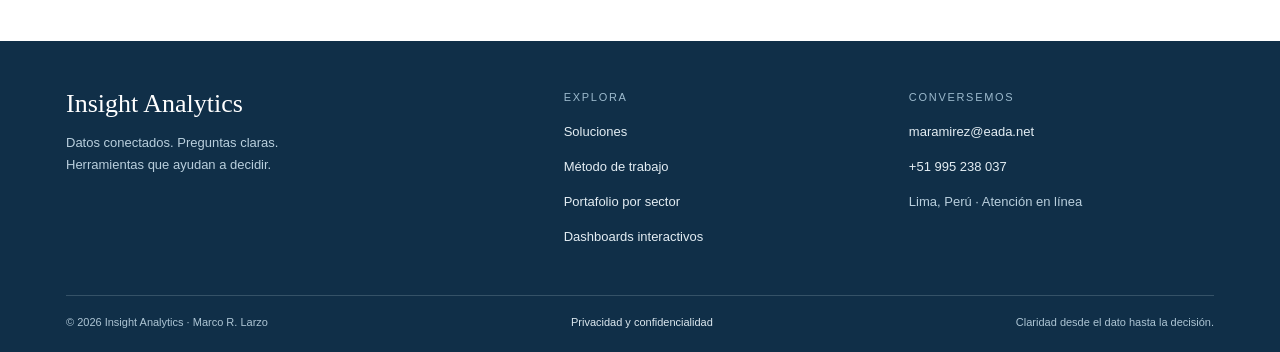
<file: pages/sobre-mi.html>
<!doctype html><html lang="es"><head><meta charset="utf-8"><meta name="viewport" content="width=device-width,initial-scale=1"><meta name="referrer" content="strict-origin-when-cross-origin"><title>Sobre Marco R. Larzo | Insight Analytics</title><meta name="description" content="Conoce el enfoque de Marco R. Larzo en desarrollo, integración de datos y Business Intelligence."><meta name="theme-color" content="#102f48"><link rel="icon" type="image/svg+xml" href="assets/favicon.svg"><link rel="stylesheet" href="assets/site.css"><script src="assets/site.js" defer></script></head><body><div id="ia-site-prototype"><a class="skip-link" href="#main-content">Ir al contenido</a><header class="site-nav"><a class="brand" href="../index.html" aria-label="Insight Analytics, inicio">Insight Analytics<small>DATOS CON PROPÓSITO</small></a><button type="button" class="menu-toggle" aria-expanded="false" aria-controls="primary-navigation">Menú <span aria-hidden="true">☰</span></button><nav class="nav-items" id="primary-navigation" aria-label="Navegación principal"><a class="nav-item" href="../index.html">Inicio</a><a class="nav-item" href="../pages/soluciones.html">Soluciones</a><a class="nav-item" href="../pages/metodologia.html">Método</a><a class="nav-item" href="../pages/dashboards.html">Dashboards</a><a class="nav-item" href="../pages/portafolio.html">Portafolio</a><a class="nav-item" href="../pages/sobre-mi.html" aria-current="page">Sobre mí</a><a class="nav-item" href="../pages/contacto.html">Conversemos</a></nav></header><main id="main-content"><section class="page">
    <span class="eyebrow">SOBRE MÍ</span><h1>La tecnología importa.<br>Entender el negocio, también.</h1><p class="lead">Soy Marco R. Larzo. En Insight Analytics conecto desarrollo, integración de datos y Business Intelligence para abordar preguntas de gestión.</p>
    <div class="bio"><aside class="bio-signature"><h2>Marco<br>R. Larzo</h2><p>Una mirada de principio a fin: desde la fuente del dato hasta la conversación que ayuda a decidir.</p></aside><div class="bio-copy"><p>Mi recorrido parte del desarrollo de software y la lógica de negocio, y evoluciona hacia la integración de información, los procesos ETL y las soluciones de Business Intelligence.</p><p>Esa base me permite mirar más allá del gráfico: revisar de dónde vienen los datos, qué significan y cómo se utilizarán en el trabajo cotidiano.</p><article class="values"><h3>Claridad para trabajar juntos</h3><p>Objetivos concretos, definiciones compartidas y revisiones durante el desarrollo.</p></article><article class="values"><h3>Criterio técnico y de negocio</h3><p>Herramientas elegidas según el problema, las fuentes y las capacidades del equipo.</p></article><article class="values"><h3>Confidencialidad en cada etapa</h3><p>El portafolio utiliza representaciones sintéticas y omite información interna de los clientes.</p></article></div></div><div class="strip"><div><h2>Conozcamos tu contexto.</h2><p>Una primera conversación para entender qué necesitas resolver.</p></div><a class="action" href="../pages/contacto.html">Escríbeme →</a></div>
  <section class="video-section" id="presentacion" aria-labelledby="video-about-title"><div><span class="eyebrow">PRESENTACIÓN</span><h2 id="video-about-title" style="margin-top:14px">Tecnología con<br>una mirada de negocio.</h2><p>Conoce la propuesta de Insight Analytics en este vídeo de presentación.</p></div><div><div class="video-shell"><button type="button" class="video-cover" data-load-video><span class="play-circle" aria-hidden="true">▶</span><span>Ver presentación de Insight Analytics</span></button></div><!--p class="video-meta">Presentación con avatar digital · Sin reproducción automática. <a href="https://drive.google.com/file/d/1SeKEK8Aq2y3nXBR09cvFx2NW5mN5idof/view" target="_blank" rel="noopener noreferrer">Abrir vídeo en Google Drive ↗</a></p--></div></section></section></main><footer class="site-footer"><div class="footer-main"><div><div class="footer-brand">Insight Analytics</div><p>Datos conectados. Preguntas claras.<br>Herramientas que ayudan a decidir.</p></div><div><h2>Explora</h2><a href="../pages/soluciones.html">Soluciones</a><a href="../pages/metodologia.html">Método de trabajo</a><a href="../pages/portafolio.html">Portafolio por sector</a><a href="../pages/dashboards.html">Dashboards interactivos</a></div><div><h2>Conversemos</h2><a href="mailto:maramirez@eada.net">maramirez@eada.net</a><a href="tel:+51995238037">+51 995 238 037</a><p>Lima, Perú · Atención en línea</p></div></div><div class="footer-bottom"><span>© 2026 Insight Analytics · Marco R. Larzo</span><a href="../pages/privacidad.html">Privacidad y confidencialidad</a><span>Claridad desde el dato hasta la decisión.</span></div></footer></div></body></html>
</file>
<file: pages/assets/site.css>
#ia-site-prototype{--blue:#087cb7;--navy:#102f48;--ink:#17384f;--muted:#597183;--line:#dce5eb;--soft:#f3f7f9;font-family:Arial,Helvetica,sans-serif;color:var(--ink);background:#fff;}
#ia-site-prototype *{box-sizing:border-box;}
#ia-site-prototype [hidden]{display:none!important;}
#ia-site-prototype button,#ia-site-prototype input,#ia-site-prototype select,#ia-site-prototype textarea{font:inherit;}
#ia-site-prototype button{color:inherit;}
#ia-site-prototype .site-nav{display:flex;align-items:center;justify-content:space-between;gap:20px;padding:22px 30px;border-bottom:1px solid var(--line);background:#fff;}
#ia-site-prototype .brand{border:0;background:none;padding:0;font-family:Georgia,serif;font-size:23px;color:var(--navy);white-space:nowrap;text-align:left;}
#ia-site-prototype .brand small{display:block;font:10px Arial,sans-serif;letter-spacing:2.7px;color:var(--blue);margin-top:5px;}
#ia-site-prototype .nav-items{display:flex;gap:18px;align-items:center;}
#ia-site-prototype .nav-item{background:transparent;border:0;padding:10px 0;font-size:12px;color:var(--muted);min-height:44px;white-space:nowrap;}
#ia-site-prototype .nav-item[aria-current="page"]{color:var(--blue);box-shadow:inset 0 -2px var(--blue);}
#ia-site-prototype .nav-item:last-child{background:var(--blue);color:#fff;padding:11px 14px;border-radius:6px;box-shadow:none;}
#ia-site-prototype .page{padding:44px 38px 30px;}
#ia-site-prototype .eyebrow{font-size:10px;letter-spacing:2px;color:var(--blue);font-weight:700;text-transform:uppercase;}
#ia-site-prototype h1{font-size:43px;line-height:1.12;letter-spacing:-1.5px;font-weight:600;margin:15px 0 18px;max-width:720px;}
#ia-site-prototype h2{font-size:26px;letter-spacing:-.6px;font-weight:500;line-height:1.25;margin:0 0 14px;}
#ia-site-prototype h3{font-size:18px;line-height:1.35;margin:0 0 10px;font-weight:600;}
#ia-site-prototype p{font-size:14px;line-height:1.75;margin:0;color:var(--muted);}
#ia-site-prototype .lead{font-size:15px;max-width:640px;}
#ia-site-prototype .hero{display:grid;grid-template-columns:1.02fr .98fr;gap:35px;align-items:center;}
#ia-site-prototype .hero h1{font-size:46px;}
#ia-site-prototype .hero-visual{margin:0;border-radius:12px;overflow:hidden;background:var(--navy);}
#ia-site-prototype .hero-visual img{width:100%;aspect-ratio:1.15;object-fit:cover;display:block;}
#ia-site-prototype .hero-visual figcaption{padding:14px 18px;color:#d5e5ef;font-size:11px;line-height:1.5;}
#ia-site-prototype .actions{display:flex;flex-wrap:wrap;gap:10px;margin-top:24px;}
#ia-site-prototype .action{display:inline-flex;align-items:center;justify-content:center;gap:9px;min-height:44px;border-radius:6px;background:var(--blue);color:#fff;border:1px solid var(--blue);padding:12px 18px;font-size:12px;}
#ia-site-prototype .action.secondary{background:#fff;color:var(--blue);border-color:#c8dce8;}
#ia-site-prototype .action svg{width:16px;height:16px;}
#ia-site-prototype .micro{font-size:11px;line-height:1.6;}
#ia-site-prototype .hero .micro{margin-top:16px;}
#ia-site-prototype .section{margin-top:42px;}
#ia-site-prototype .section-heading{display:flex;align-items:end;justify-content:space-between;gap:18px;margin-bottom:20px;}
#ia-site-prototype .section-heading h2{margin-bottom:0;}
#ia-site-prototype .text-button{border:0;background:none;padding:10px 0;color:var(--blue);font-size:12px;min-height:44px;text-align:left;}
#ia-site-prototype .three{display:grid;grid-template-columns:repeat(3,minmax(0,1fr));gap:18px;}
#ia-site-prototype .service{border-top:2px solid var(--blue);padding:22px 0 0;}
#ia-site-prototype .service .number{font-size:11px;letter-spacing:1px;color:var(--blue);display:block;margin-bottom:14px;}
#ia-site-prototype .service p{font-size:13px;}
#ia-site-prototype .strip{display:flex;justify-content:space-between;gap:25px;align-items:center;background:var(--navy);color:#fff;padding:26px 28px;border-radius:10px;margin-top:36px;}
#ia-site-prototype .strip h2{font-size:23px;margin-bottom:7px;}
#ia-site-prototype .strip p{color:#c8dbe7;font-size:13px;}
#ia-site-prototype .strip .action{flex-shrink:0;background:#fff;border-color:#fff;color:var(--navy);}
#ia-site-prototype .case{border:1px solid var(--line);border-radius:10px;overflow:hidden;background:#fff;display:flex;flex-direction:column;}
#ia-site-prototype .case img{width:100%;aspect-ratio:16/9;object-fit:cover;display:block;}
#ia-site-prototype .case-body{padding:18px;display:flex;flex:1;flex-direction:column;align-items:start;}
#ia-site-prototype .case .sector{font-size:10px;text-transform:uppercase;letter-spacing:1px;color:var(--blue);margin-bottom:10px;}
#ia-site-prototype .case h3{font-size:16px;}
#ia-site-prototype .case p{font-size:12px;}
#ia-site-prototype .case button{margin-top:auto;}
#ia-site-prototype .filters{display:flex;flex-wrap:wrap;gap:7px;margin:24px 0 15px;}
#ia-site-prototype .filter{border:1px solid #cadce7;background:#fff;border-radius:6px;padding:10px 12px;min-height:44px;font-size:12px;}
#ia-site-prototype .filter[aria-pressed="true"]{background:var(--navy);color:#fff;border-color:var(--navy);}
#ia-site-prototype .case-count{margin-bottom:20px;font-size:11px;}
#ia-site-prototype .detail{padding:24px;background:var(--soft);border-radius:10px;margin-bottom:24px;}
#ia-site-prototype .detail-layout{display:grid;grid-template-columns:.8fr 1.2fr;gap:24px;align-items:start;margin-top:14px;}
#ia-site-prototype .detail img{width:100%;border-radius:8px;}
#ia-site-prototype .detail p{font-size:13px;}
#ia-site-prototype .detail h3{margin:18px 0 6px;font-size:14px;}
#ia-site-prototype .service-detail{display:grid;grid-template-columns:.7fr 1.3fr;gap:36px;padding:30px 0;border-top:1px solid var(--line);}
#ia-site-prototype .service-detail h2{font-size:24px;}
#ia-site-prototype .service-detail ul{padding-left:18px;margin:12px 0 0;color:var(--muted);font-size:13px;line-height:1.9;}
#ia-site-prototype .scope{font-size:12px;margin-top:15px;padding:12px 15px;background:var(--soft);border-radius:6px;color:#456276;line-height:1.7;}
#ia-site-prototype .steps{margin-top:30px;}
#ia-site-prototype .step{display:grid;grid-template-columns:40px 1fr 1fr;gap:20px;padding:24px 0;border-top:1px solid var(--line);}
#ia-site-prototype .step-num{font-size:13px;color:var(--blue);}
#ia-site-prototype .step p{font-size:13px;}
#ia-site-prototype .deliverable{font-size:11px;color:var(--blue);text-transform:uppercase;letter-spacing:1px;display:block;margin-bottom:8px;}
#ia-site-prototype .bio{display:grid;grid-template-columns:.65fr 1.35fr;gap:40px;margin-top:30px;}
#ia-site-prototype .bio-signature{padding:30px;background:var(--navy);color:#fff;border-radius:10px;align-self:start;}
#ia-site-prototype .bio-signature h2{font-family:Georgia,serif;font-size:30px;}
#ia-site-prototype .bio-signature p{font-size:13px;color:#c8dbe7;}
#ia-site-prototype .bio-copy p{margin-bottom:18px;}
#ia-site-prototype .values{padding:20px 0;border-top:1px solid var(--line);}
#ia-site-prototype .values h3{font-size:16px;}
#ia-site-prototype .demo{border:1px solid var(--line);border-radius:12px;margin-top:28px;overflow:hidden;}
#ia-site-prototype .demo-head{padding:18px 22px;display:flex;justify-content:space-between;align-items:center;gap:15px;background:var(--soft);}
#ia-site-prototype .demo-head h2{font-size:20px;margin-bottom:5px;}
#ia-site-prototype select{border:1px solid #c8d8e3;border-radius:6px;padding:11px;background:#fff;font-size:13px;color:var(--ink);max-width:100%;}
#ia-site-prototype .demo-content{padding:24px;}
#ia-site-prototype .demo-metrics{display:grid;grid-template-columns:1fr 1fr 1fr;gap:15px;margin-bottom:22px;}
#ia-site-prototype .demo-metrics div{border-left:2px solid var(--blue);padding-left:14px;}
#ia-site-prototype .demo-metrics span{font-size:11px;color:var(--muted);display:block;margin-bottom:8px;}
#ia-site-prototype .demo-metrics strong{font-size:25px;font-weight:500;}
#ia-site-prototype table{width:100%;border-collapse:collapse;font-size:12px;}
#ia-site-prototype th{text-align:left;font-weight:500;color:var(--muted);}
#ia-site-prototype td,#ia-site-prototype th{padding:13px 8px;border-bottom:1px solid var(--line);}
#ia-site-prototype td:last-child,#ia-site-prototype th:last-child{text-align:right;}
#ia-site-prototype .contact-layout{display:grid;grid-template-columns:.85fr 1.15fr;gap:40px;margin-top:30px;}
#ia-site-prototype .contact-aside{border-radius:12px;padding:28px;background:var(--navy);color:#fff;align-self:start;}
#ia-site-prototype .contact-aside h2{font-size:24px;}
#ia-site-prototype .contact-aside p{color:#c8dbe7;font-size:13px;}
#ia-site-prototype .contact-aside a{display:block;margin-top:20px;color:#fff;font-size:13px;text-decoration:none;overflow-wrap:anywhere;}
#ia-site-prototype .contact-aside button{display:block;color:#fff;border:0;background:transparent;border-top:1px solid #35556d;padding:20px 0 0;margin-top:25px;text-align:left;min-height:44px;font-size:13px;}
#ia-site-prototype .fields{display:grid;grid-template-columns:1fr 1fr;gap:16px;}
#ia-site-prototype label{display:flex;flex-direction:column;gap:8px;font-size:12px;font-weight:500;}
#ia-site-prototype .full{grid-column:1/-1;}
#ia-site-prototype input,#ia-site-prototype textarea{border:1px solid #c8d8e3;border-radius:6px;padding:12px;width:100%;background:#fff;color:var(--ink);font-size:14px;min-height:44px;}
#ia-site-prototype textarea{min-height:105px;resize:vertical;}
#ia-site-prototype .local-confirm{background:#eaf5ee;color:#1d6041;padding:16px;border-radius:8px;margin-top:16px;font-size:13px;line-height:1.6;}
#ia-site-prototype .site-footer{border-top:1px solid var(--line);padding:22px 38px;display:flex;justify-content:space-between;flex-wrap:wrap;gap:15px;background:#fff;color:var(--muted);font-size:11px;}
#ia-site-prototype .footer-links{display:flex;gap:20px;flex-wrap:wrap;}
#ia-site-prototype .site-footer button{border:0;background:none;padding:0;font-size:11px;min-height:30px;color:var(--muted);}
@media(max-width:800px){#ia-site-prototype .site-nav{flex-wrap:wrap;padding:20px 24px;}#ia-site-prototype .nav-items{width:100%;justify-content:space-between;gap:8px;flex-wrap:wrap;}#ia-site-prototype .hero h1{font-size:38px;}#ia-site-prototype .hero{gap:25px;}#ia-site-prototype .page{padding:34px 24px 28px;}}
@media(max-width:600px){#ia-site-prototype .hero,#ia-site-prototype .three,#ia-site-prototype .detail-layout,#ia-site-prototype .service-detail,#ia-site-prototype .bio,#ia-site-prototype .contact-layout{grid-template-columns:1fr;}#ia-site-prototype .hero h1,#ia-site-prototype h1{font-size:34px;}#ia-site-prototype .hero-visual img{aspect-ratio:16/10;}#ia-site-prototype .strip{align-items:start;flex-direction:column;padding:24px;}#ia-site-prototype .step{grid-template-columns:30px 1fr;gap:12px;}#ia-site-prototype .step>div:last-child{grid-column:2;}#ia-site-prototype .fields{grid-template-columns:1fr;}#ia-site-prototype .demo-head{flex-direction:column;align-items:start;}#ia-site-prototype .demo-content{padding:16px;}#ia-site-prototype .demo-metrics{grid-template-columns:1fr;gap:18px;}#ia-site-prototype .section-heading{align-items:start;flex-direction:column;gap:8px;}#ia-site-prototype input,#ia-site-prototype textarea,#ia-site-prototype select{font-size:16px;}#ia-site-prototype .site-footer{padding:22px 24px;}#ia-site-prototype td,#ia-site-prototype th{padding:11px 4px;font-size:11px;}}

/* Insight Analytics — sistema editorial compartido */
html{scroll-behavior:smooth;scroll-padding-top:105px}body{margin:0;background:#fff;color:#17384f}a{color:inherit}button,a,input,textarea,select{-webkit-tap-highlight-color:transparent}button,a{touch-action:manipulation}button:focus-visible,a:focus-visible,input:focus-visible,textarea:focus-visible,select:focus-visible{outline:3px solid #1594c7;outline-offset:4px}button{cursor:pointer}img{max-width:100%}#ia-site-prototype{font-family:Arial,Helvetica,sans-serif}#ia-site-prototype .page{max-width:1260px;margin:0 auto;padding:68px 56px 64px}#ia-site-prototype .site-nav{max-width:none;position:sticky;top:0;z-index:30;padding:20px max(28px,calc((100% - 1148px)/2));box-shadow:0 2px 12px #102f4806;border-top:4px solid #087cb7;gap:30px}#ia-site-prototype .brand{font-size:25px;text-decoration:none;letter-spacing:-.5px}#ia-site-prototype .brand small{font-size:9px;letter-spacing:2.9px}#ia-site-prototype .nav-items{gap:25px}#ia-site-prototype .nav-item{text-decoration:none;font-size:13px}#ia-site-prototype .nav-item:last-child{padding:12px 18px}#ia-site-prototype h1{font-family:Georgia,'Times New Roman',serif;font-weight:400;font-size:54px;letter-spacing:-1.8px;line-height:1.09}#ia-site-prototype .hero h1{font-size:64px}#ia-site-prototype h2{font-family:Georgia,'Times New Roman',serif;font-size:32px;font-weight:400;letter-spacing:-.7px}#ia-site-prototype h3{font-size:19px;letter-spacing:-.3px}#ia-site-prototype .lead{font-size:17px;line-height:1.8}#ia-site-prototype .eyebrow{font-size:11px;letter-spacing:2.3px}#ia-site-prototype .hero{gap:55px}#ia-site-prototype .hero-visual{border-radius:3px}#ia-site-prototype .hero-visual img{aspect-ratio:1.04}#ia-site-prototype .hero-visual figcaption{font-size:11px;padding:16px 20px}#ia-site-prototype .actions{margin-top:28px;gap:12px}#ia-site-prototype .action{text-decoration:none;font-size:13px;line-height:1.5;border-radius:4px;padding:13px 21px;transition:background .2s,transform .2s}#ia-site-prototype .action:hover{background:#086598;border-color:#086598;transform:translateY(-1px)}#ia-site-prototype .action.secondary:hover{background:#edf5f9;color:#065e8d;border-color:#b0cddc}#ia-site-prototype .text-button{text-decoration:none;display:inline-flex;align-items:center}#ia-site-prototype .section{margin-top:64px}#ia-site-prototype .section-heading{margin-bottom:27px}#ia-site-prototype .three{gap:24px}#ia-site-prototype .service{padding-top:25px}#ia-site-prototype .service .number{margin-bottom:18px}#ia-site-prototype .service p{font-size:14px}#ia-site-prototype .strip{padding:34px 38px;margin-top:56px;border-radius:4px}#ia-site-prototype .strip h2{font-size:29px}#ia-site-prototype .strip .action:hover{background:#edf5f9;color:#102f48;border-color:#edf5f9}#ia-site-prototype .case{border-radius:5px;transition:box-shadow .2s,transform .2s}#ia-site-prototype .case:hover{box-shadow:0 12px 32px #17384f12;transform:translateY(-3px)}#ia-site-prototype .case-body{padding:22px}#ia-site-prototype .case h3{font-size:17px}#ia-site-prototype .case p{font-size:13px}#ia-site-prototype .case .text-button{margin-top:18px}#ia-site-prototype .service-detail{padding:38px 0}#ia-site-prototype .service-detail p{font-size:15px}#ia-site-prototype .scope{font-size:13px;padding:16px 18px}#ia-site-prototype .bio-copy p{font-size:15px}#ia-site-prototype .bio-signature{border-radius:4px;padding:36px}#ia-site-prototype .bio-signature h2{font-size:38px}#ia-site-prototype .contact-aside{border-radius:4px}#ia-site-prototype .site-footer{padding:0;background:#102f48;color:#cadce8;display:block;border:0}#ia-site-prototype .footer-main{max-width:1260px;margin:auto;padding:48px 56px 34px;display:grid;grid-template-columns:1.5fr 1fr 1fr;gap:40px}#ia-site-prototype .footer-brand{font-family:Georgia,serif;color:#fff;font-size:26px;margin-bottom:13px}#ia-site-prototype .footer-main p{font-size:13px;color:#b9cfdd;max-width:300px}#ia-site-prototype .footer-main h2{font:500 11px Arial,sans-serif;letter-spacing:1.7px;text-transform:uppercase;color:#9cbacd;margin:2px 0 18px}#ia-site-prototype .footer-main a{display:block;font-size:13px;color:#e3edf3;text-decoration:none;margin:0 0 13px;line-height:1.7;overflow-wrap:anywhere}#ia-site-prototype .footer-main a:hover{text-decoration:underline}#ia-site-prototype .footer-bottom{max-width:1148px;margin:0 auto;border-top:1px solid #355267;padding:20px 0 24px;display:flex;justify-content:space-between;gap:15px;flex-wrap:wrap;font-size:11px;color:#adc5d4}#ia-site-prototype .footer-bottom a{color:#dce8ef;text-decoration:none}#ia-site-prototype .menu-toggle{display:none;border:1px solid #d2e1e9;border-radius:5px;background:#fff;min-height:44px;padding:10px 13px;font-size:13px}#ia-site-prototype .skip-link{position:absolute;top:-100px;left:20px;z-index:100;background:#fff;padding:15px;color:#102f48}#ia-site-prototype .skip-link:focus{top:10px}#ia-site-prototype .video-section{margin-top:56px;display:grid;grid-template-columns:.65fr 1.35fr;gap:36px;align-items:center}#ia-site-prototype .video-shell{aspect-ratio:16/9;position:relative;background:#102f48;border-radius:5px;overflow:hidden}#ia-site-prototype .video-shell iframe{width:100%;height:100%;border:0;position:absolute;inset:0}#ia-site-prototype .video-cover{position:absolute;inset:0;display:flex;align-items:center;justify-content:center;flex-direction:column;gap:17px;color:#fff;border:0;background:radial-gradient(ellipse at 70% 30%,#185777,#102f48 75%);width:100%;font:inherit}#ia-site-prototype .play-circle{width:60px;height:60px;border:1px solid #a6cbdc;border-radius:50%;display:grid;place-items:center;font-size:22px}#ia-site-prototype .video-cover span:last-child{font-size:13px}#ia-site-prototype .video-meta{font-size:11px;margin-top:10px}#ia-site-prototype .demo-status{margin:12px 0;color:#087cb7;font-size:12px}#ia-site-prototype .demo-content{overflow-x:auto}#ia-site-prototype .case-count{font-size:12px}#ia-site-prototype .detail{border-radius:5px;padding:30px}#ia-site-prototype .detail p{font-size:14px}#ia-site-prototype .contact-processing{font-size:11px;line-height:1.7;margin-top:12px}#ia-site-prototype .legal-copy{max-width:780px}#ia-site-prototype .legal-copy h2{margin-top:36px}#ia-site-prototype .legal-copy p,#ia-site-prototype .legal-copy li{font-size:14px;line-height:1.8;color:#597183}#ia-site-prototype .legal-copy li{margin-bottom:9px}
/* Ruta metodológica: navegación explícita, sin reproducción automática. */
#ia-site-prototype .method-intro{display:grid;grid-template-columns:1.4fr .6fr;gap:40px;align-items:end}#ia-site-prototype .method-note{border-left:2px solid #087cb7;padding:4px 0 4px 20px;font-size:13px;line-height:1.8;color:#597183}#ia-site-prototype .method-map{position:relative;margin-top:48px;display:grid;grid-template-columns:repeat(5,1fr);gap:12px}#ia-site-prototype .method-map:before{content:'';position:absolute;top:25px;left:10%;right:10%;height:2px;background:#d7e4ec}#ia-site-prototype .method-step{position:relative;z-index:1;border:0;background:transparent;padding:0 5px 18px;display:flex;flex-direction:column;align-items:center;gap:14px;min-height:110px;color:#597183;font-size:12px;line-height:1.5}#ia-site-prototype .method-node{display:grid;place-items:center;width:52px;height:52px;background:#fff;border:1px solid #c8dbe6;border-radius:50%;color:#52758b;font-size:15px;transition:background .2s,color .2s,box-shadow .2s}#ia-site-prototype .method-step[aria-selected=true] .method-node{background:#087cb7;color:#fff;border-color:#087cb7;box-shadow:0 0 0 6px #e7f3f9}#ia-site-prototype .method-step[aria-selected=true]{color:#086a9c;font-weight:600}#ia-site-prototype .method-step.is-before .method-node{background:#edf5f8;color:#087cb7;border-color:#9ec5d9}#ia-site-prototype .method-panel{display:grid;grid-template-columns:1.2fr .8fr;gap:38px;background:#f3f7f9;border:1px solid #e1e9ee;padding:36px;border-radius:5px;min-height:320px}#ia-site-prototype .method-panel h2{font-size:34px;margin:10px 0 14px}#ia-site-prototype .method-panel p{font-size:14px}#ia-site-prototype .method-panel ul{padding-left:18px;color:#456477;font-size:14px;line-height:1.9}#ia-site-prototype .method-gate{background:#fff;padding:25px;border-top:2px solid #087cb7;align-self:stretch}#ia-site-prototype .method-gate h3{font-size:15px;margin-top:14px}#ia-site-prototype .method-gate p{font-size:13px}#ia-site-prototype .method-controls{display:flex;justify-content:space-between;align-items:center;gap:15px;margin-top:24px}#ia-site-prototype .method-controls button{min-height:44px;border:1px solid #c8dbe6;background:#fff;border-radius:4px;color:#087cb7;padding:11px 18px;font-size:13px}#ia-site-prototype .method-controls button:disabled{opacity:.4;cursor:default}#ia-site-prototype .method-controls span{font-size:11px;color:#597183}#ia-site-prototype .method-progress{height:3px;background:#e3ecf1;margin-top:24px;overflow:hidden}#ia-site-prototype .method-progress span{display:block;height:100%;width:100%;background:#087cb7;transform-origin:left;transition:transform .35s ease}#ia-site-prototype .method-panel.is-changing{animation:stage-in .25s ease}@keyframes stage-in{from{opacity:.6;transform:translateY(6px)}to{opacity:1;transform:translateY(0)}}
@media(min-width:1400px){#ia-site-prototype .hero h1{font-size:70px}}
@media(max-width:1000px){#ia-site-prototype .site-nav{padding:17px 24px;gap:20px}#ia-site-prototype .nav-items{gap:17px}#ia-site-prototype .nav-item{font-size:12px}#ia-site-prototype .page{padding:44px 30px}#ia-site-prototype .hero h1{font-size:52px}#ia-site-prototype .hero{gap:30px}#ia-site-prototype .footer-main{padding:40px 30px 25px;gap:25px}#ia-site-prototype .footer-bottom{margin:0 30px}#ia-site-prototype .method-panel{gap:25px;padding:28px}}
@media(max-width:800px){#ia-site-prototype .site-nav{flex-wrap:wrap}#ia-site-prototype .menu-toggle{display:block;margin-left:auto}#ia-site-prototype .nav-items{display:none;width:100%;padding:10px 0 4px;flex-direction:column;align-items:stretch;gap:4px}#ia-site-prototype .nav-items.is-open{display:flex}#ia-site-prototype .nav-item{padding:12px 10px;font-size:14px}#ia-site-prototype .nav-item[aria-current=page]{box-shadow:none;background:#edf5f9;color:#087cb7}#ia-site-prototype .method-intro{grid-template-columns:1fr;gap:20px}#ia-site-prototype .method-panel{grid-template-columns:1fr}#ia-site-prototype .method-map{gap:4px}#ia-site-prototype .method-step{font-size:11px}}
@media(max-width:600px){html{scroll-padding-top:100px}#ia-site-prototype .page{padding:36px 22px 40px}#ia-site-prototype h1,#ia-site-prototype .hero h1{font-size:43px;letter-spacing:-1.3px}#ia-site-prototype .hero-visual img{aspect-ratio:16/10}#ia-site-prototype .hero{gap:32px}#ia-site-prototype .lead{font-size:16px}#ia-site-prototype h2{font-size:28px}#ia-site-prototype .section{margin-top:44px}#ia-site-prototype .three{gap:24px}#ia-site-prototype .strip{margin-top:38px;padding:25px}#ia-site-prototype .footer-main{grid-template-columns:1fr;padding:35px 24px 20px;gap:25px}#ia-site-prototype .footer-bottom{margin:0 24px;display:block;line-height:2.1}#ia-site-prototype .video-section{grid-template-columns:1fr;gap:20px;margin-top:38px}#ia-site-prototype .method-map{margin-top:30px}#ia-site-prototype .method-node{width:40px;height:40px;font-size:13px}#ia-site-prototype .method-map:before{top:20px}#ia-site-prototype .method-step{gap:12px;min-height:100px;font-size:10px;padding:0 0 10px}#ia-site-prototype .method-panel{padding:24px 20px;gap:22px}#ia-site-prototype .method-panel h2{font-size:29px}#ia-site-prototype .method-gate{padding:20px}#ia-site-prototype .method-controls{gap:8px}#ia-site-prototype .method-controls button{padding:11px 13px;font-size:12px}#ia-site-prototype .method-controls span{font-size:10px}#ia-site-prototype .detail{padding:22px}#ia-site-prototype .bio{gap:25px}}
@media(prefers-reduced-motion:reduce){html{scroll-behavior:auto}*,*:before,*:after{animation:none!important;transition:none!important;scroll-behavior:auto!important}}
/* Apoyo visual de Soluciones: encuadres discretos, sin competir con la propuesta. */
#ia-site-prototype .solution-figure{margin:20px 0 0;max-width:300px}
#ia-site-prototype .solution-figure img{display:block;width:100%;height:auto;aspect-ratio:16/9;object-fit:cover;border-radius:4px;filter:saturate(.76);opacity:.94}
#ia-site-prototype .solution-figure figcaption{font-size:10px;color:#6d8291;line-height:1.6;margin-top:7px}
#insight-contact-proto .contact-reference{margin:0 0 20px;padding:15px 17px;border-left:3px solid #087cb7;background:#edf5f9;border-radius:4px}
#insight-contact-proto .contact-reference>span{display:block;font-size:10px;text-transform:uppercase;letter-spacing:1.2px;color:#0873a9;margin-bottom:6px}
#insight-contact-proto .contact-reference strong{display:block;font-size:14px;line-height:1.5;color:#17384f;font-weight:600}
#insight-contact-proto .contact-reference p{font-size:12px;line-height:1.6;margin-top:7px;color:#597183}
/* Mismo barrido sutil en los botones principales y en Conversemos del menú. */
#ia-site-prototype .nav-item:last-child,#ia-site-prototype .action:not(.secondary){position:relative;isolation:isolate;overflow:hidden}
#ia-site-prototype .nav-item:last-child::before,#ia-site-prototype .action:not(.secondary)::before{content:'';position:absolute;inset:0;background:rgb(0 0 0 / 12%);z-index:-1;transform:translateX(-102%);transition:transform .28s ease}
#ia-site-prototype .nav-item:last-child:hover::before,#ia-site-prototype .nav-item:last-child:focus-visible::before,#ia-site-prototype .action:not(.secondary):hover::before,#ia-site-prototype .action:not(.secondary):focus-visible::before{transform:translateX(0)}
@media(max-width:600px){#ia-site-prototype .solution-figure{max-width:none}#ia-site-prototype .solution-figure img{max-height:210px}}
@media(prefers-reduced-motion:reduce){#ia-site-prototype .nav-item:last-child::before,#ia-site-prototype .action:not(.secondary)::before{transition:none}}

.case-dialog{position:fixed;inset:0;margin:auto;width:min(1000px,calc(100% - 32px));max-height:min(720px,calc(100dvh - 32px));padding:0;border:0;border-radius:12px;color:#17384f;background:#fff;box-shadow:0 24px 90px #102f4840;font-family:Arial,sans-serif;overflow:hidden}.case-dialog:not([open]){display:none}.case-dialog[open]{display:flex;flex-direction:column}.case-dialog::backdrop{background:#10263788}.case-dialog-header{min-height:58px;display:flex;align-items:center;justify-content:space-between;padding:7px 10px 7px 26px;gap:12px;flex-shrink:0;background:#fff;color:#597183;font-size:12px}.close-control{width:44px;height:44px;display:grid;place-items:center;background:transparent;border:0;border-radius:50%;padding:4px}.close-control span{display:grid;place-items:center;width:36px;height:36px;background:#f3f5f6;border:1px solid #d5dce1;border-radius:50%;color:#36434e;font:26px Arial,sans-serif;line-height:1}.close-control:hover span{background:#e6ebef}.case-dialog-body{min-height:0;overflow-y:auto;overscroll-behavior:contain;display:grid;grid-template-columns:1fr 1fr;gap:28px;padding:0 28px 30px}.case-dialog-body figure{margin:0}.case-dialog-body img{width:100%;height:auto;display:block;border-radius:6px}.case-dialog-body figcaption{font-size:11px;line-height:1.6;color:#6a7d89;margin-top:10px}.case-dialog-body h2{font-family:Georgia,serif;font-size:29px;font-weight:400;line-height:1.18;margin:0 0 20px}.case-dialog-body h3{font-size:14px;margin:18px 0 8px}.case-dialog-body p{font-size:14px;line-height:1.75;color:#597183;margin:0}.case-dialog-body .actions{margin-top:24px}.case-dialog-body .action{display:inline-block;background:#087cb7;color:#fff;padding:13px 18px;border-radius:4px;font-size:13px;text-decoration:none}@media(max-width:650px){.case-dialog-body{grid-template-columns:1fr;padding:0 20px 24px;gap:22px}.case-dialog-body h2{font-size:27px}.case-dialog-header{padding-left:20px}}
</file>
<file: pages/assets/contact.css>
#insight-contact-proto{font-family:Arial,Helvetica,sans-serif;color:#15314a;--ia-blue:#087cb7;--ia-navy:#102f48;--ia-ink:#15314a;--ia-muted:#5d7181;--ia-line:#dce5eb;--ia-paper:#fff;--ia-soft:#f4f7fa;}
  #insight-contact-proto *{box-sizing:border-box;}
  #insight-contact-proto .ia-page{background:var(--ia-paper);min-height:780px;}
  #insight-contact-proto .ia-nav{background:var(--ia-blue);color:#fff;display:flex;align-items:center;justify-content:space-between;gap:20px;padding:20px 32px;}
  #insight-contact-proto .ia-brand{font-family:Georgia,serif;font-size:23px;white-space:nowrap;}
  #insight-contact-proto .ia-navlinks{display:flex;gap:22px;align-items:center;font-size:12px;}
  #insight-contact-proto .ia-navlinks span{padding:5px 0;}
  #insight-contact-proto .ia-current{border-bottom:2px solid #fff;}
  #insight-contact-proto .ia-main{max-width:1120px;margin:auto;padding:50px 48px 28px;}
  #insight-contact-proto .ia-eyebrow{color:#0873a9;letter-spacing:2px;font-size:11px;font-weight:700;text-transform:uppercase;}
  #insight-contact-proto h1{font-size:42px;line-height:1.13;letter-spacing:-1.3px;font-weight:600;margin:14px 0 16px;}
  #insight-contact-proto p{margin:0;}
  #insight-contact-proto .ia-lead{color:var(--ia-muted);font-size:15px;line-height:1.7;max-width:570px;}
  #insight-contact-proto .ia-layout{display:grid;grid-template-columns:minmax(0,.9fr) minmax(0,1.1fr);gap:52px;margin-top:34px;}
  #insight-contact-proto .ia-advice{background:var(--ia-navy);color:#fff;border-radius:14px;padding:30px;align-self:start;}
  #insight-contact-proto .ia-advice h2{font-size:23px;font-weight:500;line-height:1.3;margin:14px 0 12px;letter-spacing:-.4px;}
  #insight-contact-proto .ia-advice p{font-size:14px;line-height:1.7;color:#c7d9e6;}
  #insight-contact-proto .ia-small-icon{width:22px;height:22px;color:#9ed9f2;}
  #insight-contact-proto .ia-services{display:flex;flex-wrap:wrap;gap:8px;margin:24px 0 30px;}
  #insight-contact-proto .ia-services span{font-size:11px;padding:8px 10px;border-radius:5px;background:#22445f;color:#e2edf5;}
  #insight-contact-proto .ia-contactline{display:flex;gap:10px;align-items:center;margin-top:15px;font-size:13px;color:#e5f0f7;overflow-wrap:anywhere;}
  #insight-contact-proto .ia-contactline svg{width:16px;height:16px;flex-shrink:0;}
  #insight-contact-proto .ia-advice hr{border:0;border-top:1px solid #35536a;margin:24px 0;}
  #insight-contact-proto .ia-appointment{display:flex;align-items:center;justify-content:space-between;gap:12px;width:100%;text-align:left;background:transparent;border:0;padding:0;color:#fff;font:inherit;min-height:44px;}
  #insight-contact-proto .ia-appointment strong{font-weight:500;font-size:14px;}
  #insight-contact-proto .ia-appointment small{display:block;color:#b9cddb;font-size:12px;margin-top:6px;}
  #insight-contact-proto .ia-form h2{font-size:21px;margin:0 0 6px;font-weight:600;letter-spacing:-.3px;}
  #insight-contact-proto .ia-form .ia-helper{color:var(--ia-muted);font-size:12px;line-height:1.6;margin-bottom:22px;}
  #insight-contact-proto .ia-fields{display:grid;grid-template-columns:1fr 1fr;gap:18px 16px;}
  #insight-contact-proto .ia-field{display:flex;flex-direction:column;gap:8px;min-width:0;}
  #insight-contact-proto label{font-size:12px;font-weight:600;color:#304b60;}
  #insight-contact-proto .ia-optional{font-size:11px;color:var(--ia-muted);font-weight:400;}
  #insight-contact-proto input,#insight-contact-proto select,#insight-contact-proto textarea{width:100%;border:1px solid #cbd8e1;border-radius:7px;background:#fff;color:#243e52;padding:12px;font:inherit;font-size:14px;min-height:44px;}
  #insight-contact-proto input::placeholder,#insight-contact-proto textarea::placeholder{color:#8293a0;}
  #insight-contact-proto input:focus,#insight-contact-proto textarea:focus,#insight-contact-proto select:focus{outline:2px solid #087cb7;outline-offset:2px;}
  #insight-contact-proto .ia-full{grid-column:1/-1;}
  #insight-contact-proto textarea{min-height:96px;resize:vertical;line-height:1.6;}
  #insight-contact-proto .ia-submit{display:flex;align-items:center;justify-content:center;gap:12px;min-height:46px;background:#087cb7;color:#fff;border:0;border-radius:7px;padding:12px 22px;font:inherit;font-size:14px;font-weight:600;margin-top:20px;}
  #insight-contact-proto .ia-submit svg{width:17px;height:17px;}
  #insight-contact-proto .ia-privacy{display:flex;align-items:flex-start;gap:7px;margin-top:13px;font-size:11px;line-height:1.6;color:#627685;}
  #insight-contact-proto .ia-privacy svg{width:13px;height:13px;flex-shrink:0;margin-top:2px;}
  #insight-contact-proto .ia-footer{border-top:1px solid var(--ia-line);display:flex;justify-content:space-between;gap:16px;margin-top:36px;padding-top:18px;color:#738594;font-size:11px;line-height:1.5;}
  #insight-contact-proto .ia-status{padding:14px 16px;background:#edf6fb;border-radius:7px;color:#24536b;font-size:13px;line-height:1.6;margin-top:14px;}
  #insight-contact-proto .ia-booking{padding:18px 0 0;}
  #insight-contact-proto .ia-booking p{color:#d2e2ed;font-size:12px;margin-bottom:12px;}
  #insight-contact-proto .ia-booking label{color:#e0edf5;display:block;margin:12px 0 8px;}
  #insight-contact-proto .ia-booking .ia-submit{background:#fff;color:#173b55;width:100%;}
  #insight-contact-proto .ia-booking .ia-status{color:#e0edf5;background:#22445f;}
  #insight-contact-proto .ia-compact .ia-main{max-width:920px;padding-top:42px;}
  #insight-contact-proto .ia-compact .ia-title{text-align:center;}
  #insight-contact-proto .ia-compact h1{font-size:37px;}
  #insight-contact-proto .ia-compact .ia-lead{margin:auto;max-width:540px;}
  #insight-contact-proto .ia-panel{max-width:650px;margin:28px auto 0;padding:28px 32px;background:#fff;border:1px solid var(--ia-line);border-radius:14px;box-shadow:0 8px 26px #143d5510;}
  #insight-contact-proto .ia-segments{display:flex;gap:4px;background:#edf2f6;padding:4px;border-radius:8px;margin-bottom:24px;}
  #insight-contact-proto .ia-segment{flex:1;min-height:44px;padding:10px 12px;border:0;background:transparent;border-radius:6px;color:#597080;font:inherit;font-size:13px;}
  #insight-contact-proto .ia-segment[aria-pressed="true"]{background:#fff;color:#0b6a9c;box-shadow:0 1px 4px #16384c15;}
  #insight-contact-proto .ia-secondary{background:#f4f8fb;padding:22px;border-radius:8px;}
  #insight-contact-proto .ia-secondary p{font-size:14px;line-height:1.7;color:#5d7181;margin:10px 0 20px;}
  #insight-contact-proto .ia-secondary h2{font-size:21px;margin:0;}
  #insight-contact-proto .ia-compact-contact{display:flex;justify-content:center;flex-wrap:wrap;gap:18px;font-size:12px;color:#5d7181;margin-top:24px;}
  #insight-contact-proto [hidden]{display:none!important;}
  @media(max-width:700px){
    #insight-contact-proto .ia-nav{padding:16px 20px;}
    #insight-contact-proto .ia-navlinks span:not(.ia-current){display:none;}
    #insight-contact-proto .ia-brand{font-size:21px;}
    #insight-contact-proto .ia-main,#insight-contact-proto .ia-compact .ia-main{padding:30px 22px 24px;}
    #insight-contact-proto h1,#insight-contact-proto .ia-compact h1{font-size:32px;}
    #insight-contact-proto .ia-layout{grid-template-columns:1fr;gap:30px;margin-top:26px;}
    #insight-contact-proto .ia-advice{padding:24px;}
    #insight-contact-proto .ia-fields{grid-template-columns:1fr;}
    #insight-contact-proto input,#insight-contact-proto textarea,#insight-contact-proto select{font-size:16px;}
    #insight-contact-proto .ia-submit{width:100%;}
    #insight-contact-proto .ia-panel{padding:20px 16px;}
    #insight-contact-proto .ia-footer{flex-direction:column;gap:5px;}
  }


#insight-contact-proto .ia-page{min-height:0;}
#insight-contact-proto .ia-main{padding-top:32px;}
#insight-contact-proto a{color:inherit;text-underline-offset:3px;overflow-wrap:anywhere;}
#insight-contact-proto .ia-contactline a{text-decoration:none;}
#insight-contact-proto .ia-contactline a:hover{text-decoration:underline;}
#insight-contact-proto button{cursor:pointer;}
#insight-contact-proto button:disabled{cursor:wait;opacity:.7;}
#insight-contact-proto .ia-captcha{margin-top:20px;min-height:144px;}
#insight-contact-proto .ia-processing{font-size:11px;line-height:1.6;color:#627685;margin-top:10px;}
#insight-contact-proto .ia-status[data-state="error"]{background:#fff1ef;color:#8e3026;}
#insight-contact-proto .ia-status[data-state="success"]{background:#eaf5ef;color:#23603f;}
@media(max-width:700px){#insight-contact-proto .ia-main{padding:24px 18px;}#insight-contact-proto .ia-advice{padding:22px;}#insight-contact-proto .ia-advice h2 br{display:none;}#insight-contact-proto .ia-services{margin:16px 0 20px;}}

/* Confirmación discreta y legible, independiente del fondo del formulario. */
#insight-contact-proto .ia-main{padding-bottom:14px;}
#insight-contact-proto .ia-footer{margin-top:20px;padding-top:12px;}
.ia-confirmation{position:fixed;inset:0;margin:auto;width:min(380px,calc(100% - 32px));max-height:calc(100dvh - 32px);overflow-y:auto;padding:30px 26px 24px;border:0;border-radius:16px;background:#fff;color:#15314a;box-shadow:0 18px 60px #102f4838;font-family:Arial,Helvetica,sans-serif;text-align:center;box-sizing:border-box;}
.ia-confirmation::backdrop{background:#10263766;}
.ia-confirmation:not([open]){display:none;}
.ia-confirmation .ia-confirm-check{display:grid;place-items:center;width:52px;height:52px;margin:0 auto 16px;border-radius:50%;background:#e7f4ec;color:#17643d;}
.ia-confirmation h2{font-size:23px;line-height:1.3;margin:0 0 10px;font-weight:600;}
.ia-confirmation p{font-size:14px;line-height:1.65;color:#536c7e;margin:0;}
.ia-confirmation .ia-confirm-dismiss{display:block;width:100%;min-height:44px;margin-top:24px;padding:12px 18px;border:0;border-radius:8px;background:#087cb7;color:#fff;font:600 14px Arial,Helvetica,sans-serif;cursor:pointer;}
.ia-confirmation .ia-confirm-x{position:absolute;right:8px;top:8px;width:44px;height:44px;display:grid;place-items:center;border:0;border-radius:50%;background:transparent;color:#526778;cursor:pointer;}
.ia-confirmation .ia-confirm-x:hover{background:#f1f5f7;}
.ia-confirmation button:focus-visible{outline:2px solid #0b5394;outline-offset:3px;}

#insight-contact-proto .ia-main{padding:0;max-width:none;}#insight-contact-proto .ia-layout{gap:44px;margin-top:36px;}#insight-contact-proto h1{font-family:Georgia,serif;font-size:54px;font-weight:400;line-height:1.12;letter-spacing:-1.6px;}#insight-contact-proto .ia-lead{font-size:16px;max-width:620px;}#insight-contact-proto .ia-advice{border-radius:4px;}#insight-contact-proto input,#insight-contact-proto select,#insight-contact-proto textarea{font-size:15px;}#insight-contact-proto .ia-form h2{font-family:Georgia,serif;font-size:27px;font-weight:400;}#insight-contact-proto .ia-advice h2{font-family:Georgia,serif;font-size:28px;font-weight:400;}#insight-contact-proto .ia-processing{margin-top:12px;}@media(max-width:700px){#insight-contact-proto .ia-main{padding:0;}#insight-contact-proto h1{font-size:43px;}#insight-contact-proto input,#insight-contact-proto select,#insight-contact-proto textarea{font-size:16px;}}
</file>
<file: pages/assets/dashboards.css>
#ia-site-prototype .dashboard-grid{display:grid;grid-template-columns:repeat(2,minmax(0,1fr));gap:26px;margin-top:32px;min-width:0}
#ia-site-prototype .dashboard-cover{position:relative;isolation:isolate;display:flex;flex-direction:column;justify-content:space-between;min-height:300px;aspect-ratio:16/10;padding:27px 30px;border-radius:8px;overflow:hidden;background:linear-gradient(125deg,var(--cover-start),var(--cover-middle) 65%,var(--cover-end));box-shadow:0 4px 18px #102c5115;color:#fff}
#ia-site-prototype .dashboard-cover:before,#ia-site-prototype .dashboard-cover:after{content:'';position:absolute;right:-70px;top:-110px;width:260px;height:260px;border:1px solid #ffffff20;border-radius:50%;pointer-events:none;z-index:-1}
#ia-site-prototype .dashboard-cover:after{right:-35px;top:-75px;width:190px;height:190px;border-color:#ffffff14}
#ia-site-prototype .dashboard-cover-top{display:flex;align-items:center;justify-content:space-between;gap:16px}
#ia-site-prototype .dashboard-cover-top span{font-size:10px;letter-spacing:2px;color:#a8dbf5;font-weight:700}
#ia-site-prototype .dashboard-cover-top svg{width:28px;height:28px;stroke:#b9e0f1}
#ia-site-prototype .dashboard-cover-heading{text-align:center;padding:15px 0;max-width:420px;margin:auto}
#ia-site-prototype .dashboard-cover h2{font:600 25px/1.3 Arial,Helvetica,sans-serif;letter-spacing:-.4px;color:#fff;margin:0}
#ia-site-prototype .dashboard-cover-label{color:#b7dcee;font-size:10px;letter-spacing:1.3px;line-height:1.6;margin-top:16px;padding-top:14px;position:relative}
#ia-site-prototype .dashboard-cover-label:before{content:'';width:38px;height:2px;background:#6dcbf0;position:absolute;top:0;left:calc(50% - 19px)}
#ia-site-prototype .dashboard-cover-actions{display:flex;justify-content:flex-end;gap:10px}
#ia-site-prototype .dashboard-open{display:inline-flex;align-items:center;justify-content:center;gap:18px;background:#fff;color:#123b62;border:1px solid #ffffffcc;border-radius:4px;padding:12px 17px;font-size:11px;font-weight:700;letter-spacing:.6px;min-height:44px;text-decoration:none;transition:background .2s,transform .2s}
#ia-site-prototype .dashboard-open:hover{background:#eaf5fb;transform:translateY(-2px)}
#ia-site-prototype .dashboard-open:focus-visible{outline-color:#fff}
#ia-site-prototype .dashboard-note{font-size:12px;line-height:1.75;background:#f3f7f9;border-left:2px solid #087cb7;padding:15px 18px;margin-top:24px}
.pbi-dialog{position:fixed;inset:0;margin:auto;width:calc(100% - 32px);max-width:1600px;height:calc(100dvh - 32px);max-height:calc(100dvh - 32px);padding:0;border:0;border-radius:10px;background:#fff;box-shadow:0 25px 90px #10263750;color:#17384f;font-family:Arial,Helvetica,sans-serif;overflow:hidden;box-sizing:border-box}
.pbi-dialog:not([open]){display:none}.pbi-dialog[open]{display:flex;flex-direction:column}.pbi-dialog::backdrop{background:#08182be6}
.pbi-header{flex:0 0 auto;display:flex;align-items:center;justify-content:space-between;gap:20px;padding:10px 13px 10px 23px;background:#fff;min-height:64px;box-sizing:border-box}
.pbi-header h2{font-size:16px;font-weight:600;line-height:1.4;margin:0;color:#17384f}
.pbi-toolbar{display:flex;align-items:center;gap:15px;flex-shrink:0}.pbi-external{font-size:12px;color:#087cb7;text-decoration:none;min-height:44px;display:inline-flex;align-items:center}
.pbi-holder{flex:1;min-height:0;position:relative;background:#f2f5f7}.pbi-holder iframe{display:block;width:100%;height:100%;border:0}
.pbi-help{flex:0 0 auto;margin:0;padding:9px 22px;font-size:11px;line-height:1.6;background:#fff;color:#5d7181;border-top:1px solid #e2e9ed}
#ia-site-prototype .dashboard-cover{width:100%;min-width:0;box-sizing:border-box}
#ia-site-prototype .dashboard-cover-heading{width:100%;min-width:0;max-width:100%;overflow-wrap:anywhere}
#ia-site-prototype .dashboard-cover-actions{min-width:0;flex-wrap:wrap}
#ia-site-prototype .dashboard-open{max-width:100%;box-sizing:border-box;text-align:center}
/* El estilo editorial general de h2 no debe agrandar la cabecera del visor. */
#ia-site-prototype .pbi-header h2{font:600 16px/1.4 Arial,Helvetica,sans-serif;letter-spacing:0;margin:0;min-width:0;overflow-wrap:anywhere}
#ia-site-prototype .pbi-header .pbi-external{font-size:12px;line-height:1.5}
@media(max-width:700px){
 #ia-site-prototype .dashboard-grid{grid-template-columns:minmax(0,1fr);gap:20px}
 #ia-site-prototype .dashboard-cover{min-height:245px;height:auto;padding:22px;aspect-ratio:auto}
 #ia-site-prototype .dashboard-cover h2{font-size:22px;line-height:1.3;overflow-wrap:anywhere}
 #ia-site-prototype .dashboard-cover-top span{font-size:9px;letter-spacing:1.5px}
 #ia-site-prototype .dashboard-cover-top svg{flex:0 0 25px;width:25px;height:25px}
 #ia-site-prototype .dashboard-cover-label{font-size:9px;letter-spacing:.9px}
 .pbi-dialog{width:calc(100% - 28px);height:auto;max-height:calc(100vh - 48px);max-height:calc(100svh - 48px);border-radius:12px;overflow-y:auto;overscroll-behavior:contain}
 .pbi-header{display:grid;grid-template-columns:minmax(0,1fr) 44px;gap:6px 10px;padding:12px 12px 8px 16px;min-height:0;position:sticky;top:0;z-index:2;background:#fff}
 #ia-site-prototype .pbi-header h2{grid-column:1;grid-row:1;font-size:15px;line-height:1.4;padding-right:0}
 .pbi-toolbar{display:contents}
 #pbi-close{grid-column:2;grid-row:1 / 3;align-self:start}
 #ia-site-prototype .pbi-header .pbi-external{grid-column:1;grid-row:2;min-height:36px;max-width:none;font-size:12px;width:fit-content}
 .pbi-holder{flex:0 0 auto;width:100%;height:calc((100vw - 28px)*.5625 + 56px);min-height:200px;max-height:50vh;max-height:50svh}
 .pbi-help{font-size:11px;line-height:1.6;padding:10px 16px}
 .pbi-help:after{content:'Para ver más detalle, gira el teléfono o abre el tablero en Power BI.';display:block;margin-top:5px;color:#456477}
}
/* En horizontal se aprovecha la anchura sin dejar los controles fuera de vista. */
@media(max-height:500px) and (orientation:landscape){
 .pbi-dialog{width:calc(100% - 24px);height:calc(100vh - 24px);height:calc(100dvh - 24px);max-height:calc(100dvh - 24px);overflow:hidden}
 .pbi-header{display:flex;min-height:52px;padding:4px 10px 4px 16px;gap:16px;position:static}
 #ia-site-prototype .pbi-header h2{font-size:13px}
 .pbi-toolbar{display:flex;gap:12px}
 .pbi-holder{flex:1;min-height:0;height:auto;max-height:none}
 .pbi-help{font-size:10px;line-height:1.4;padding:5px 16px}
 .pbi-help:after{display:none}
}
@media(prefers-reduced-motion:reduce){#ia-site-prototype .dashboard-open{transition:none}}
</file>
